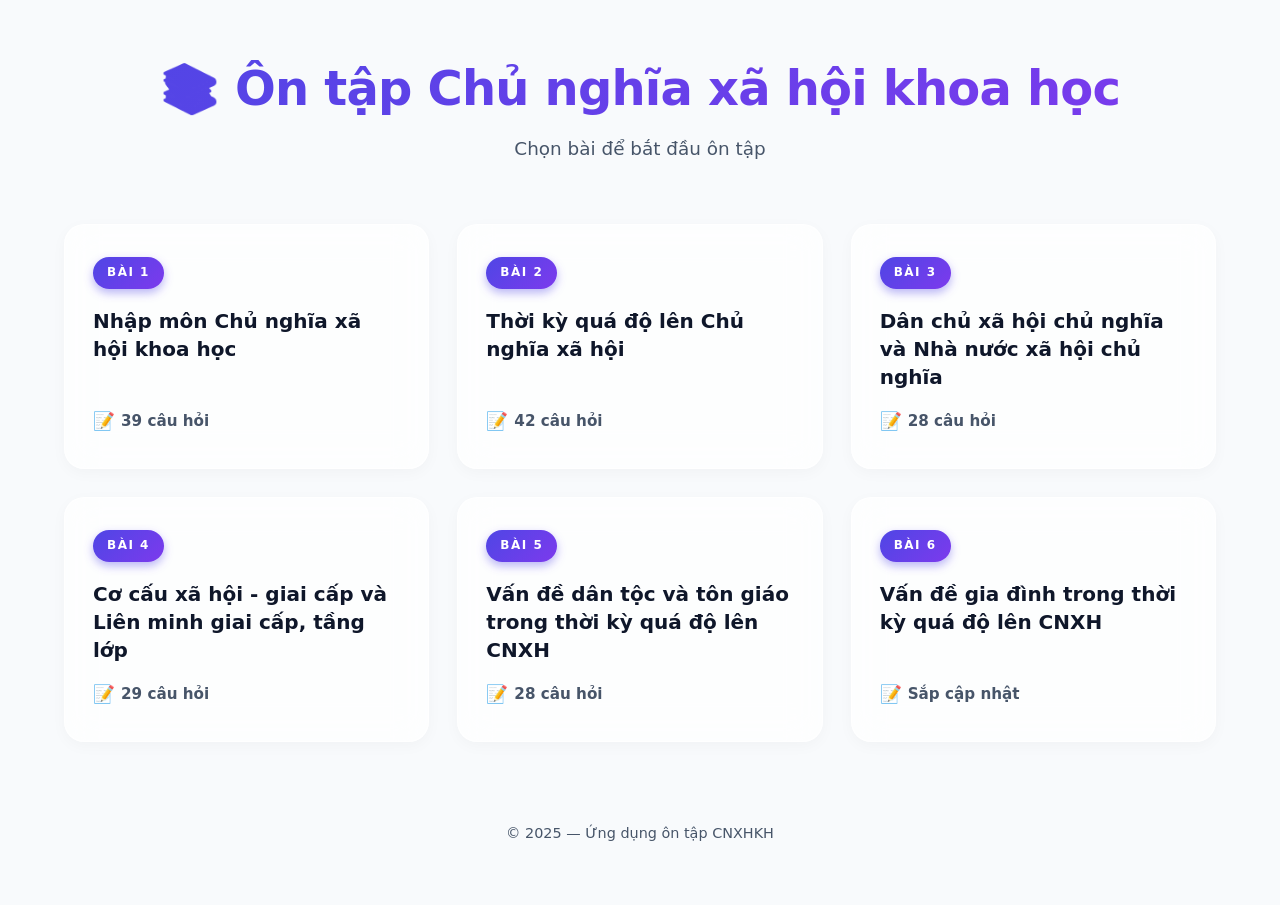
<file: index.html>
<!doctype html>
<html lang="vi">
  <head>
    <meta charset="UTF-8" />
    <meta name="viewport" content="width=device-width, initial-scale=1.0" />
    <title>Ôn tập Chủ nghĩa xã hội khoa học</title>
    <link rel="stylesheet" href="style.css" />
  </head>
  <body>
    <div class="home-container">
      <!-- HEADER -->
      <header class="home-header">
        <h1>📚 Ôn tập Chủ nghĩa xã hội khoa học</h1>
        <p>Chọn bài để bắt đầu ôn tập</p>
      </header>

      <!-- DANH SÁCH BÀI -->
      <div class="lesson-grid">
        <a href="bai1.html" class="lesson-card">
          <div class="lesson-number">Bài 1</div>
          <div class="lesson-title">Nhập môn Chủ nghĩa xã hội khoa học</div>
          <div class="lesson-info">39 câu hỏi</div>
        </a>

        <a href="bai2.html" class="lesson-card">
          <div class="lesson-number">Bài 2</div>
          <div class="lesson-title">Thời kỳ quá độ lên Chủ nghĩa xã hội</div>
          <div class="lesson-info">42 câu hỏi</div>
        </a>

        <a href="bai3.html" class="lesson-card">
          <div class="lesson-number">Bài 3</div>
          <div class="lesson-title">
            Dân chủ xã hội chủ nghĩa và Nhà nước xã hội chủ nghĩa
          </div>
          <div class="lesson-info">28 câu hỏi</div>
        </a>

        <a href="bai4.html" class="lesson-card">
          <div class="lesson-number">Bài 4</div>
          <div class="lesson-title">
            Cơ cấu xã hội - giai cấp và Liên minh giai cấp, tầng lớp
          </div>
          <div class="lesson-info">29 câu hỏi</div>
        </a>

        <a href="bai5.html" class="lesson-card">
          <div class="lesson-number">Bài 5</div>
          <div class="lesson-title">
            Vấn đề dân tộc và tôn giáo trong thời kỳ quá độ lên CNXH
          </div>
          <div class="lesson-info">28 câu hỏi</div>
        </a>

        <a href="bai6.html" class="lesson-card">
          <div class="lesson-number">Bài 6</div>
          <div class="lesson-title">
            Vấn đề gia đình trong thời kỳ quá độ lên CNXH
          </div>
          <div class="lesson-info">Sắp cập nhật</div>
        </a>
      </div>

      <!-- FOOTER -->
      <footer class="home-footer">
        <p>© 2025 — Ứng dụng ôn tập CNXHKH</p>
      </footer>
    </div>
  </body>
</html>
</file>
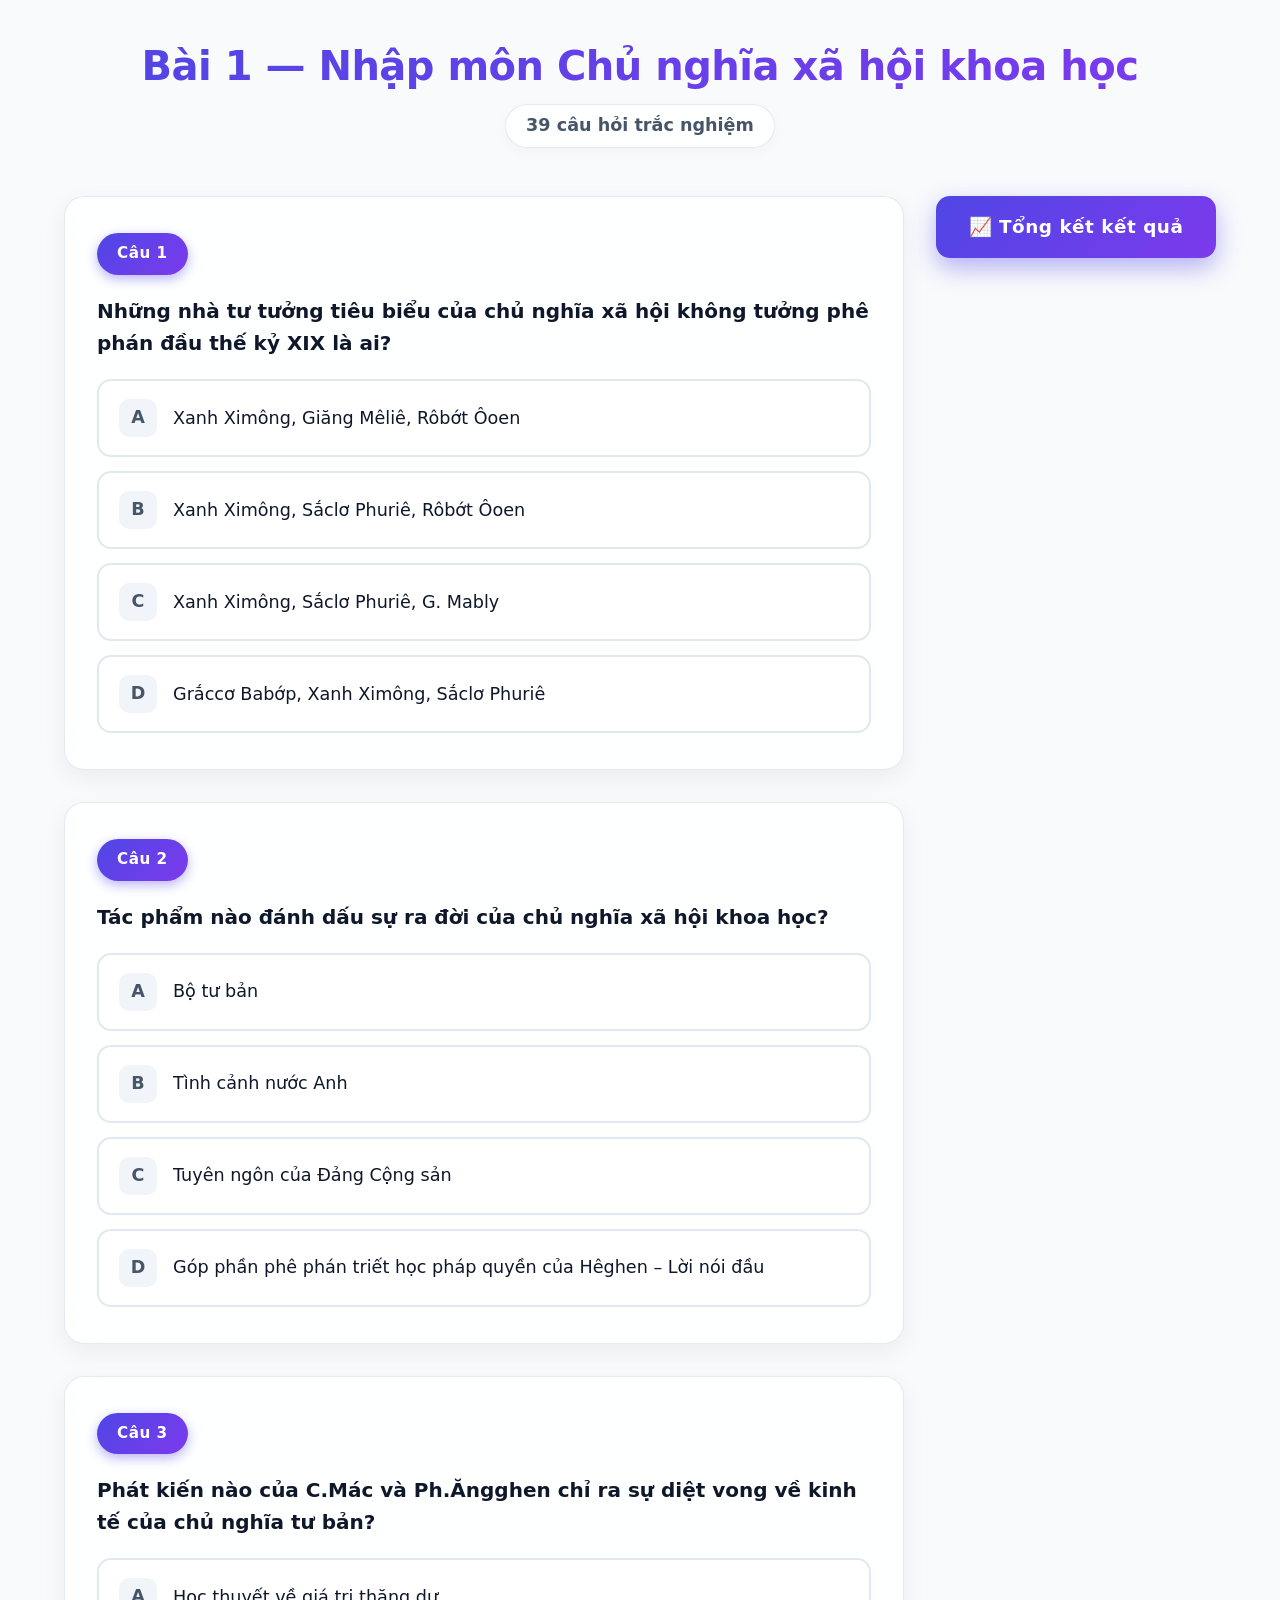
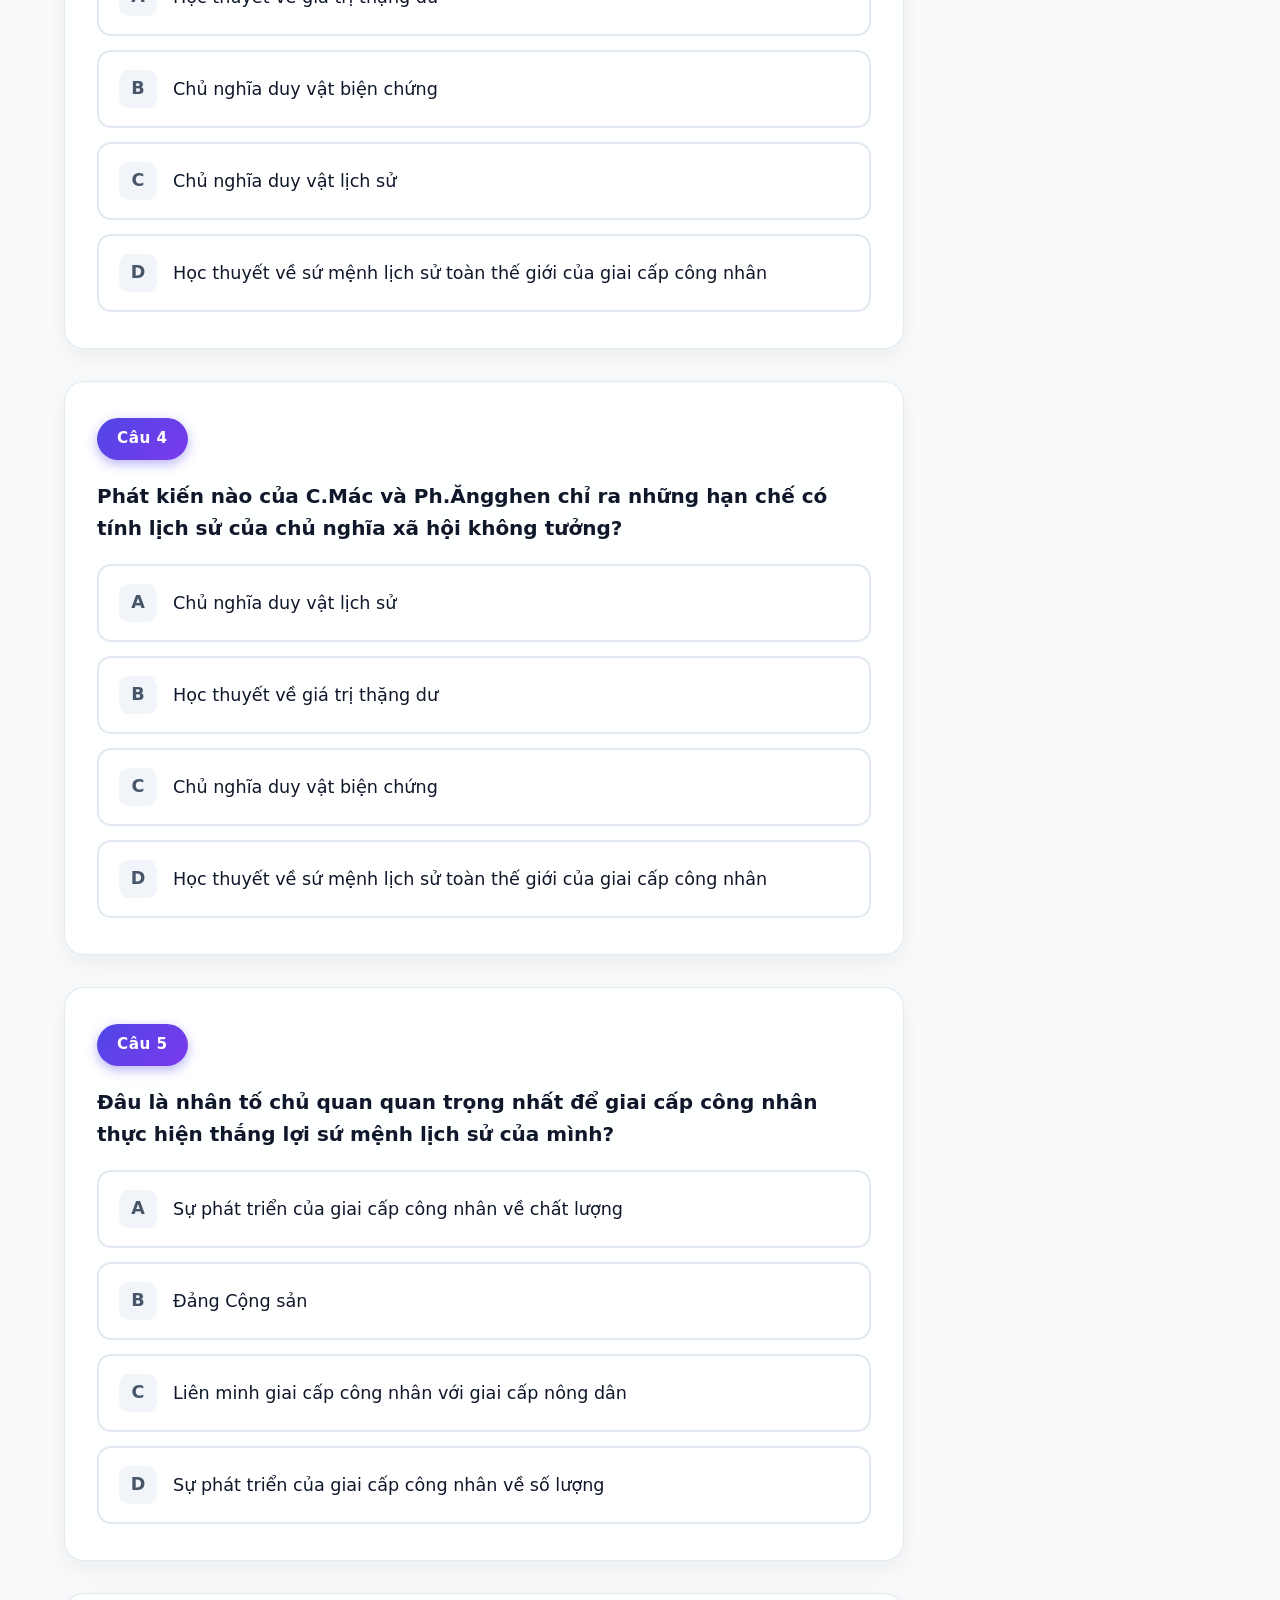
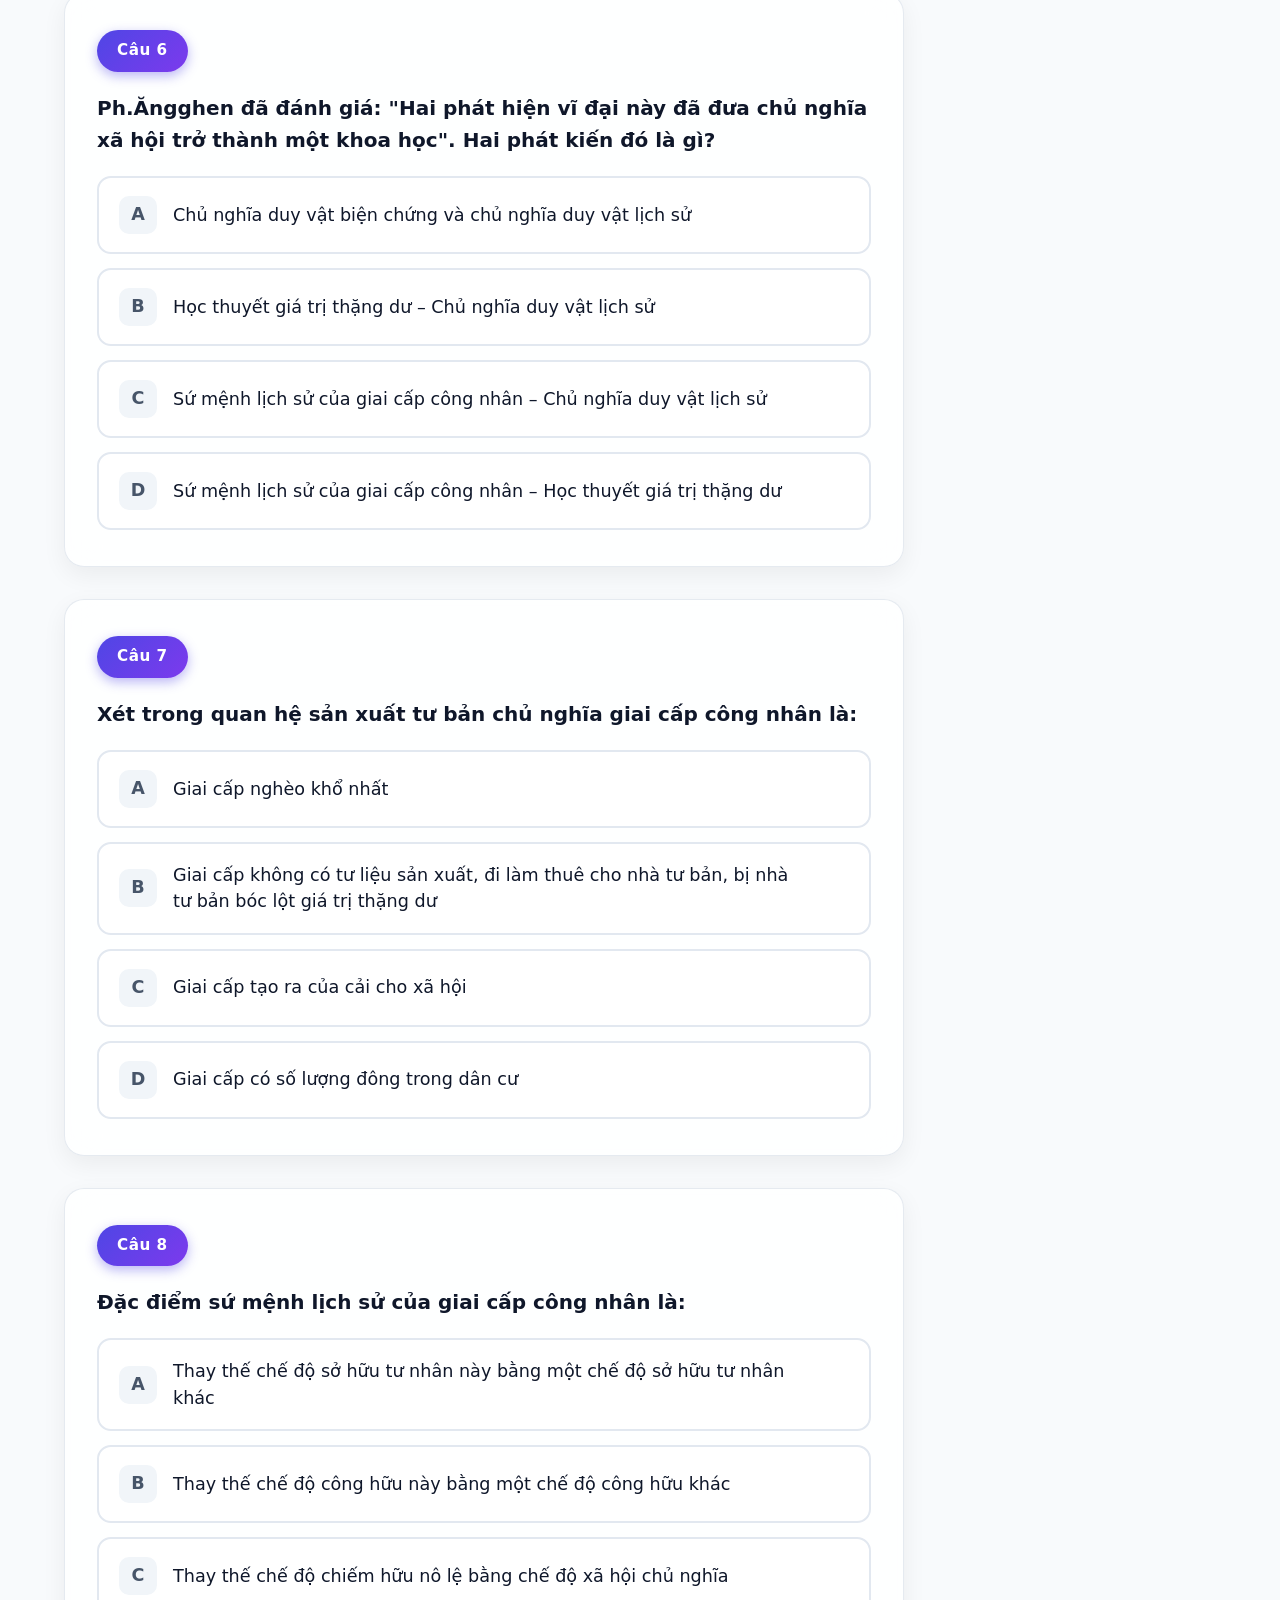
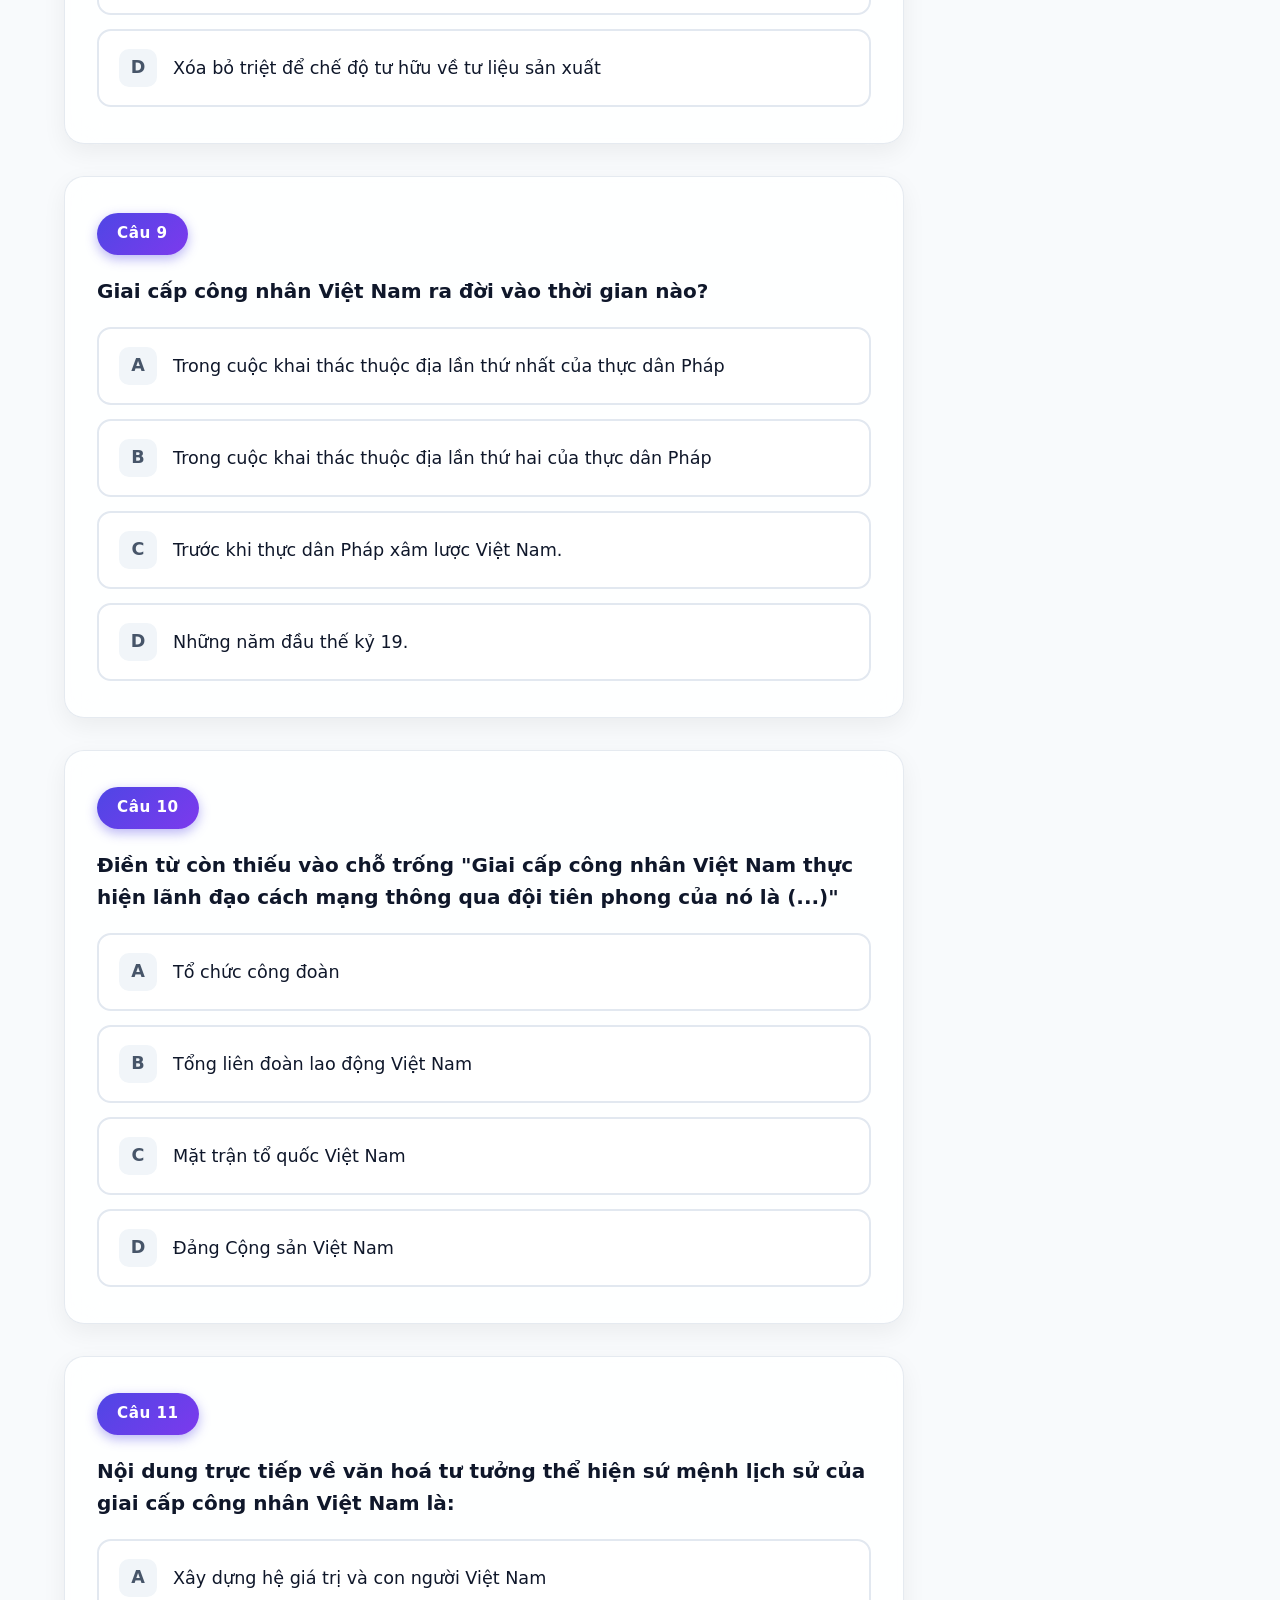
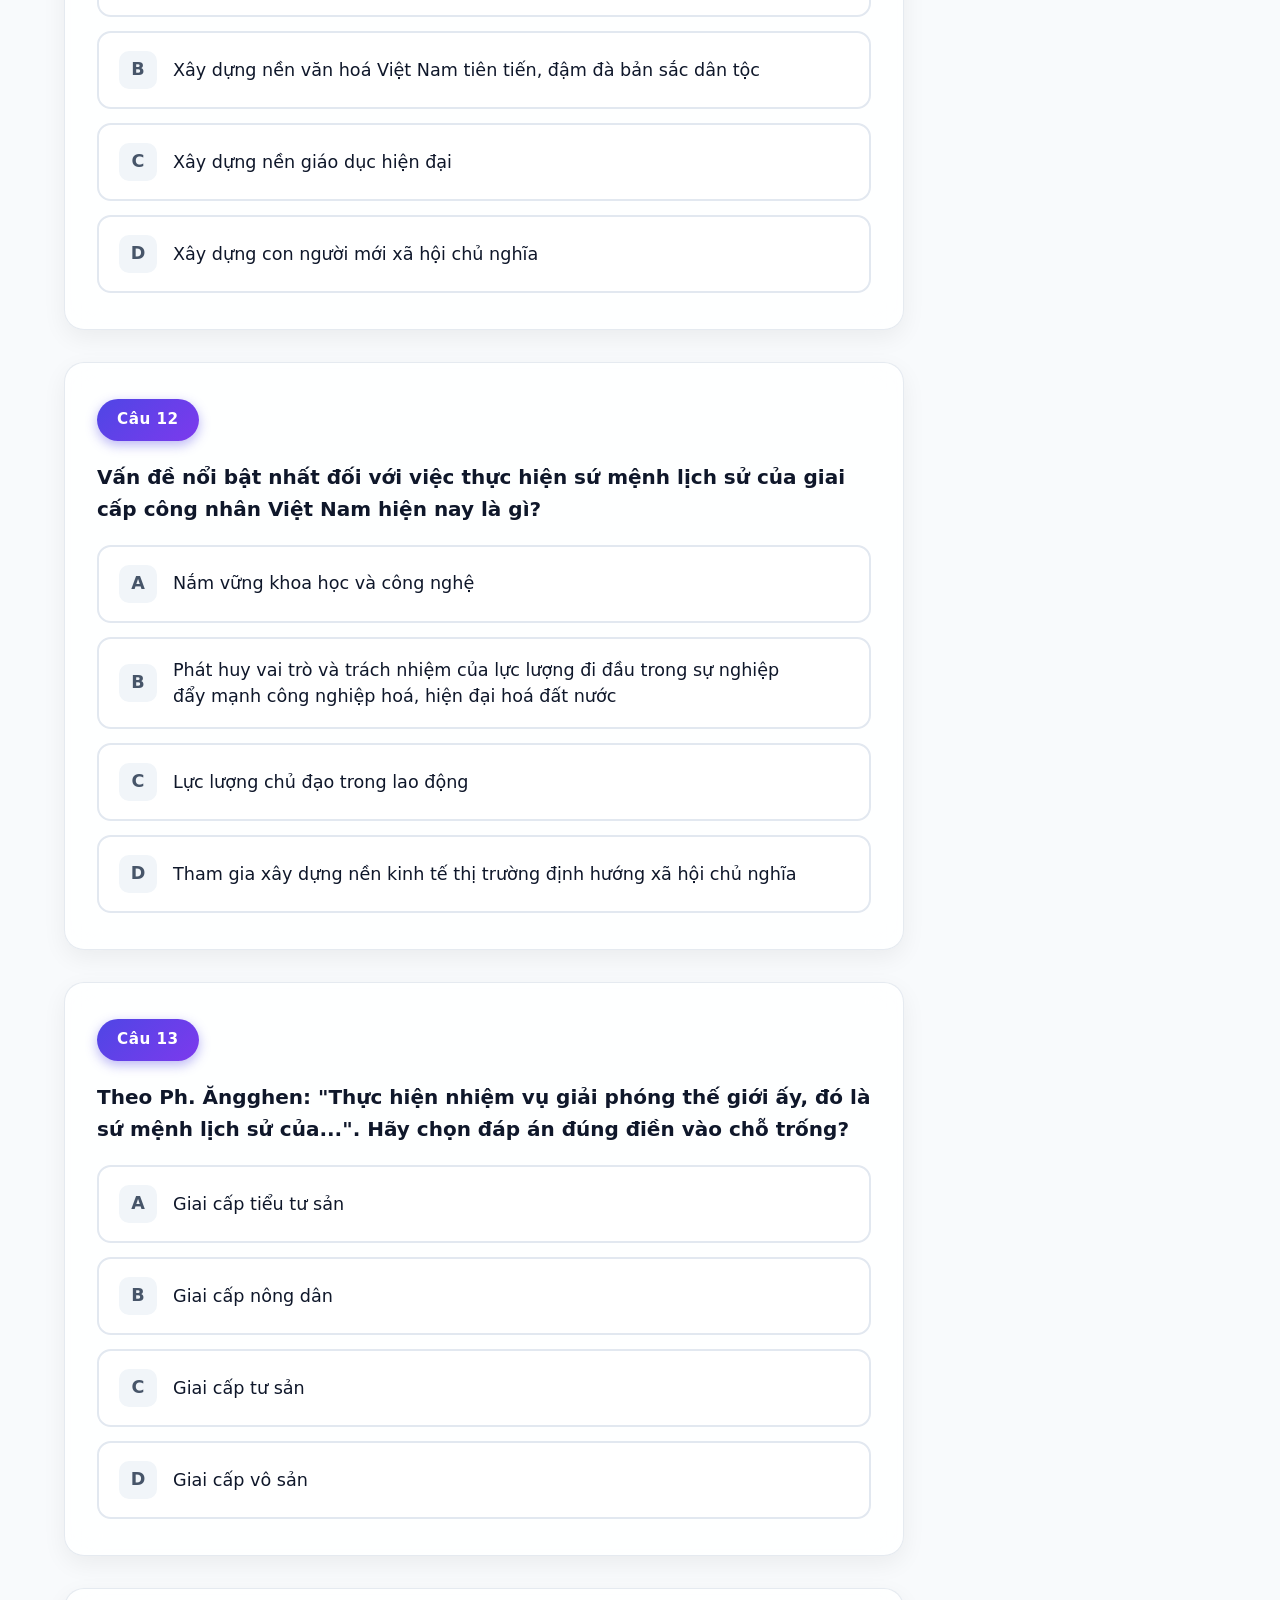
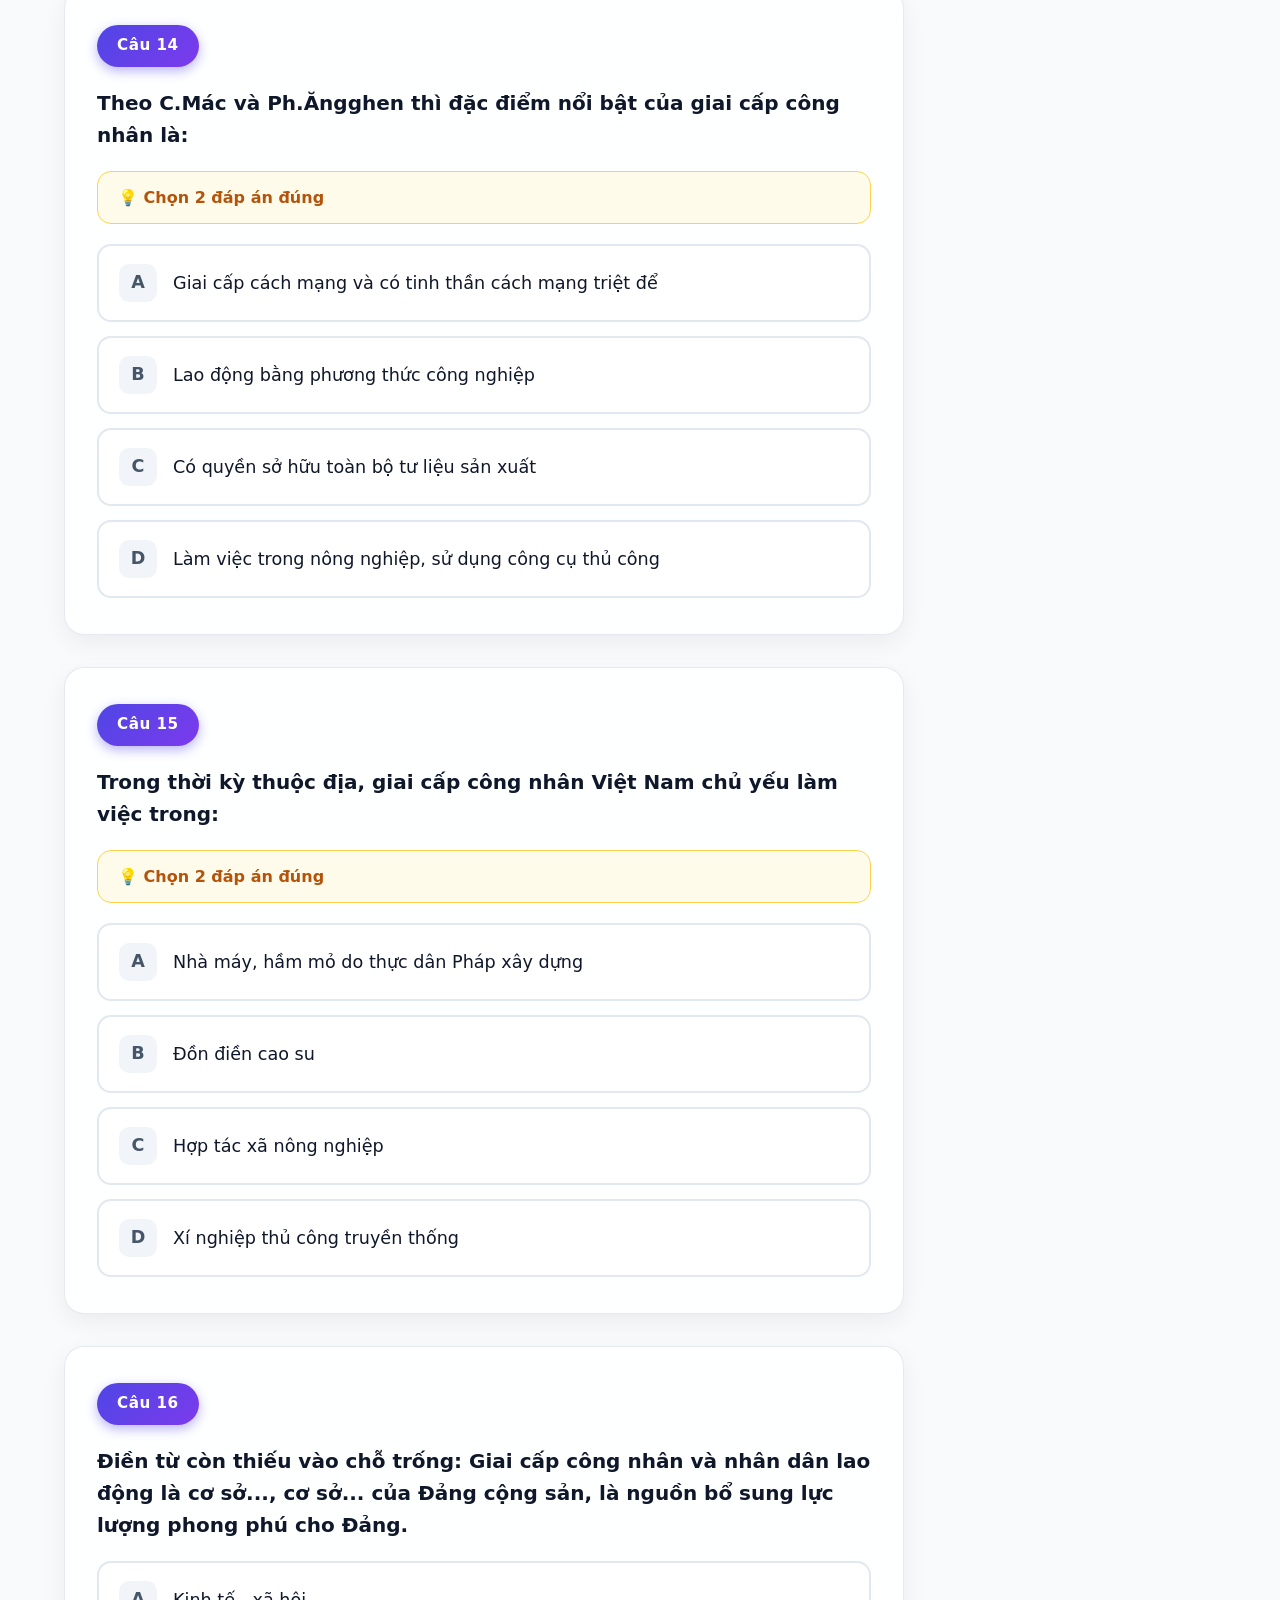
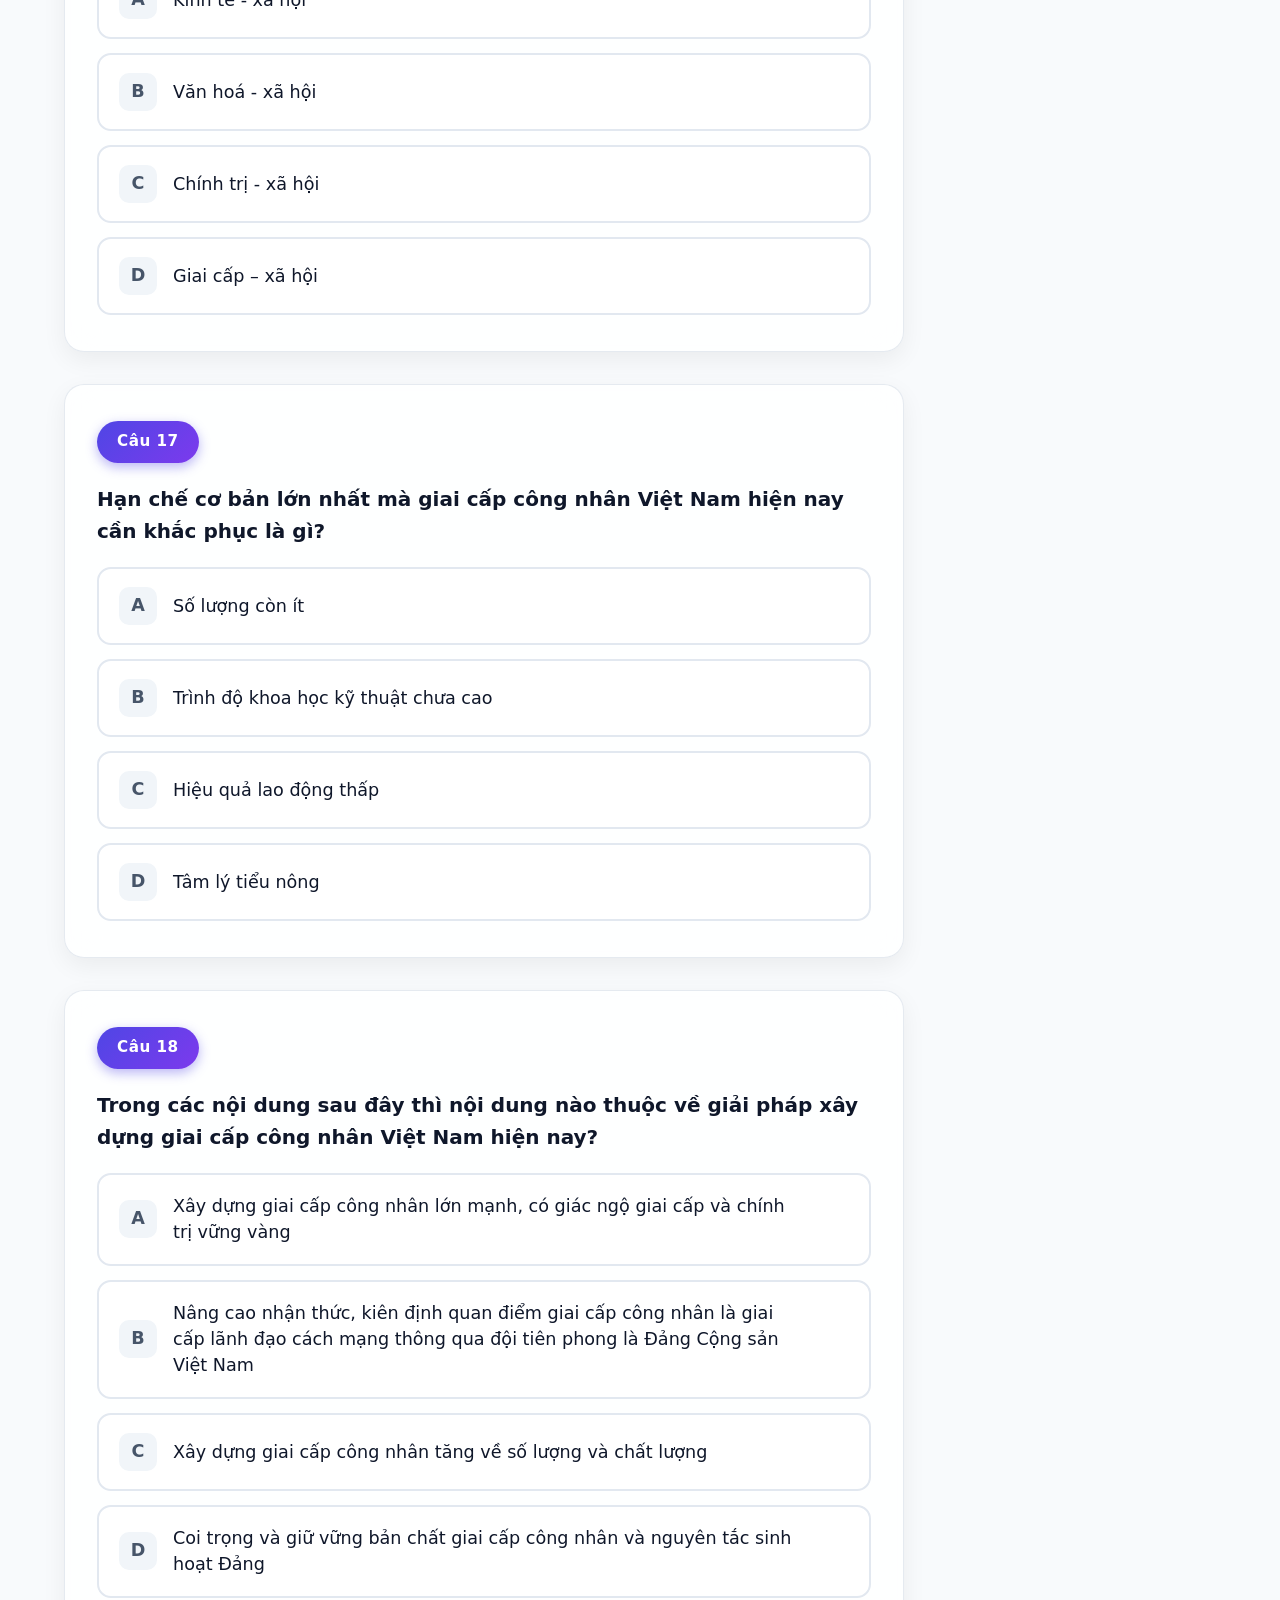
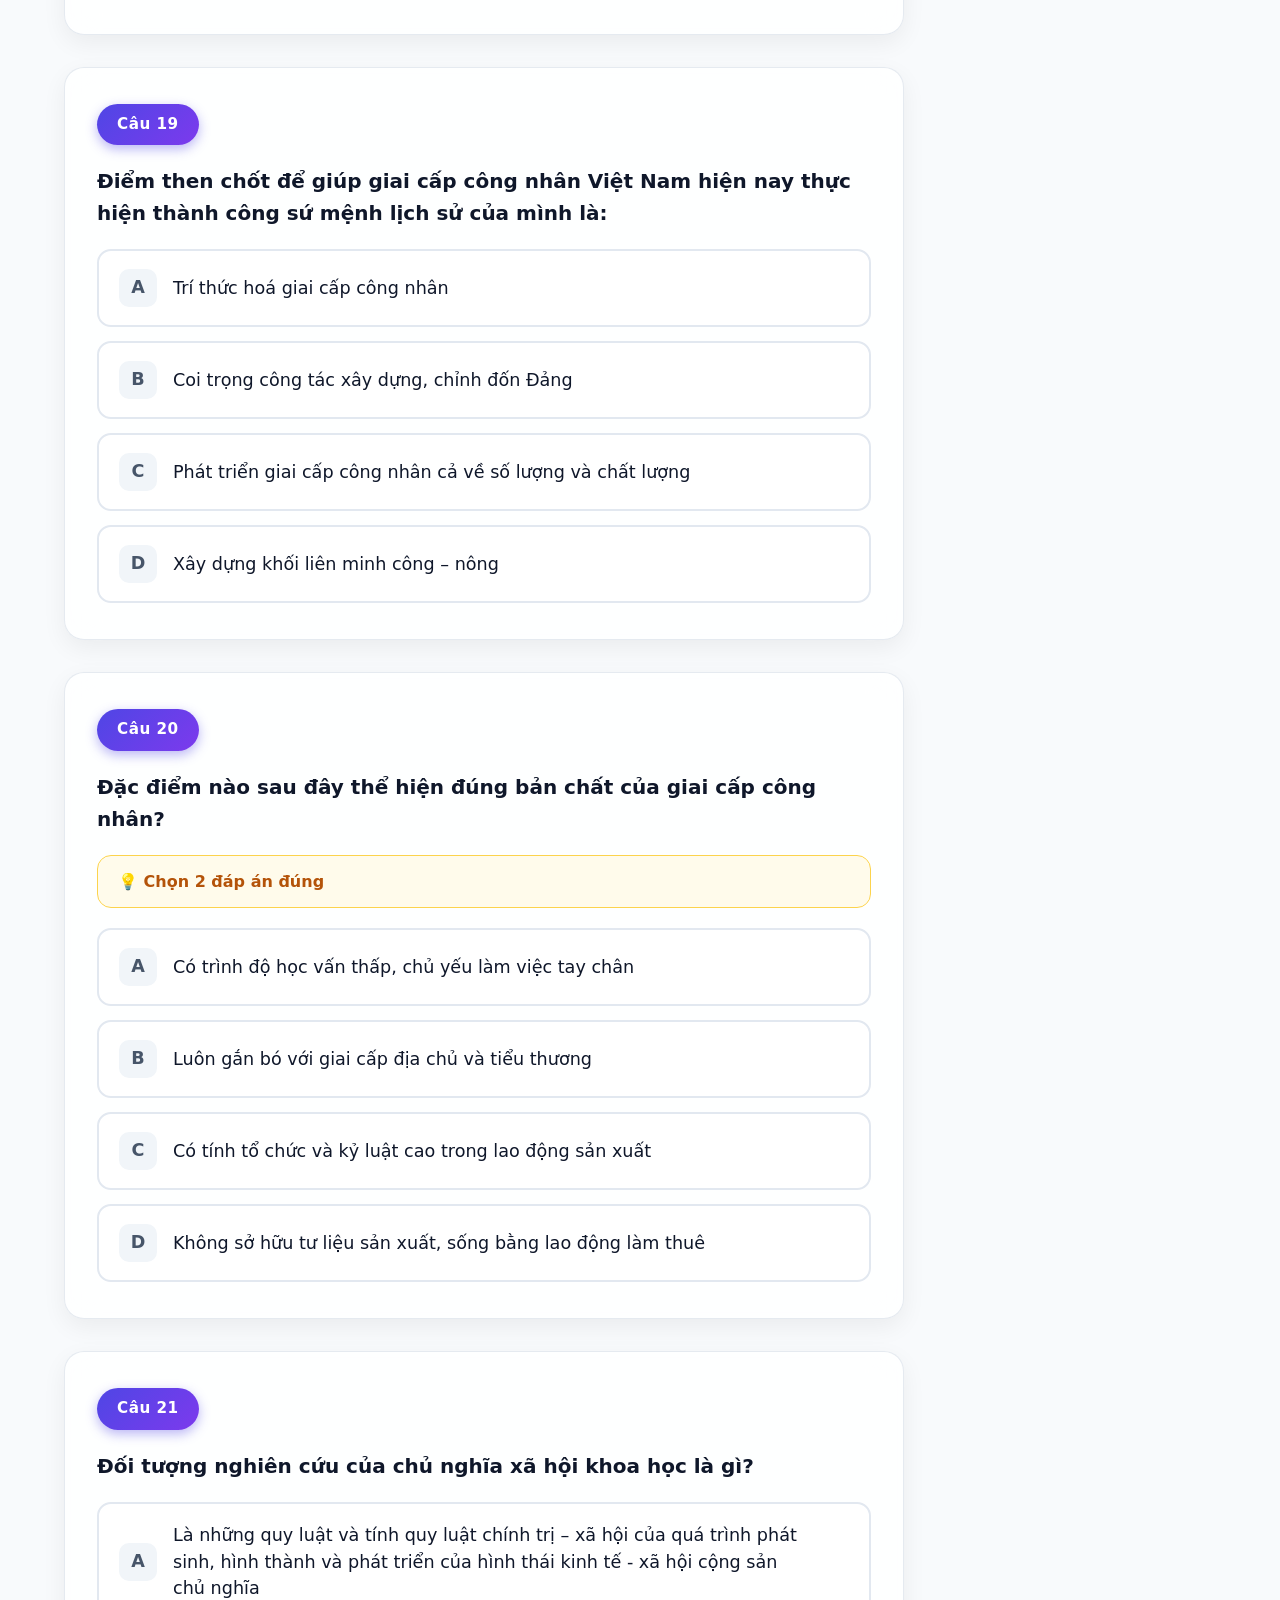
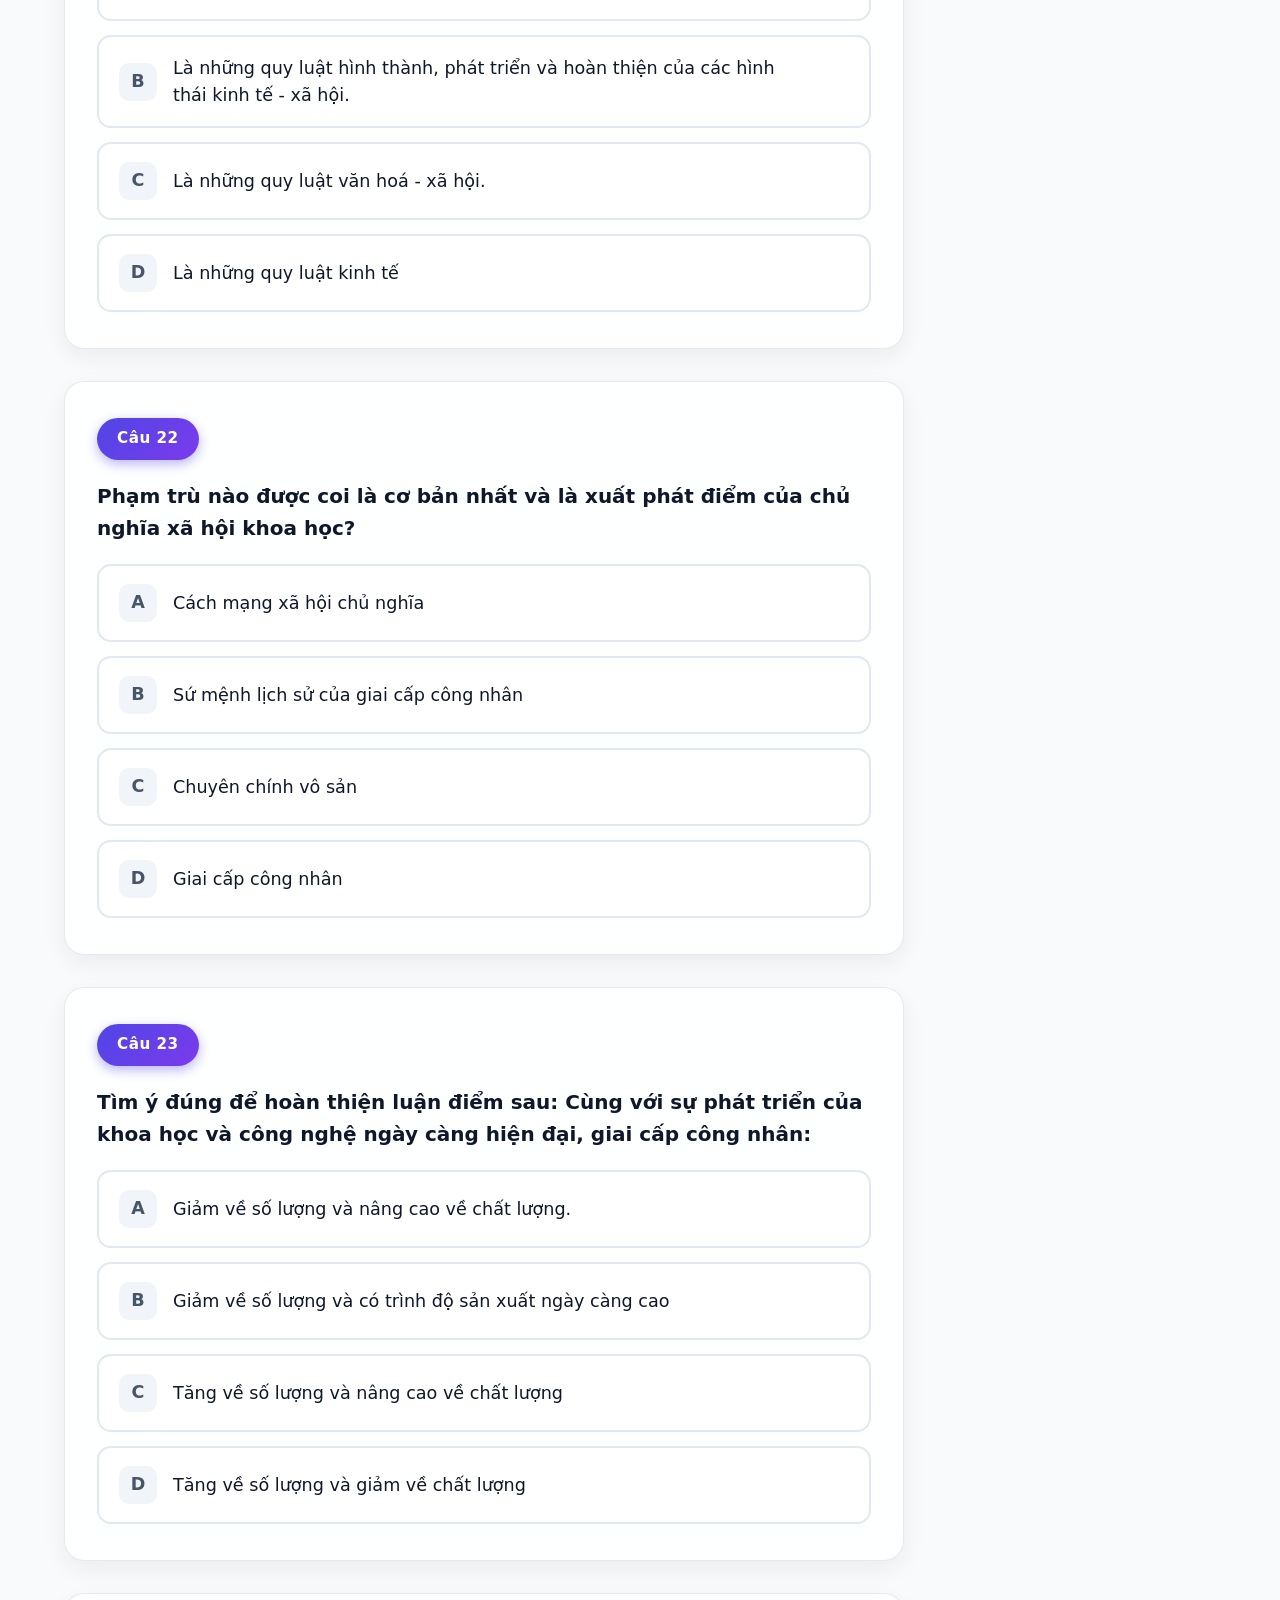
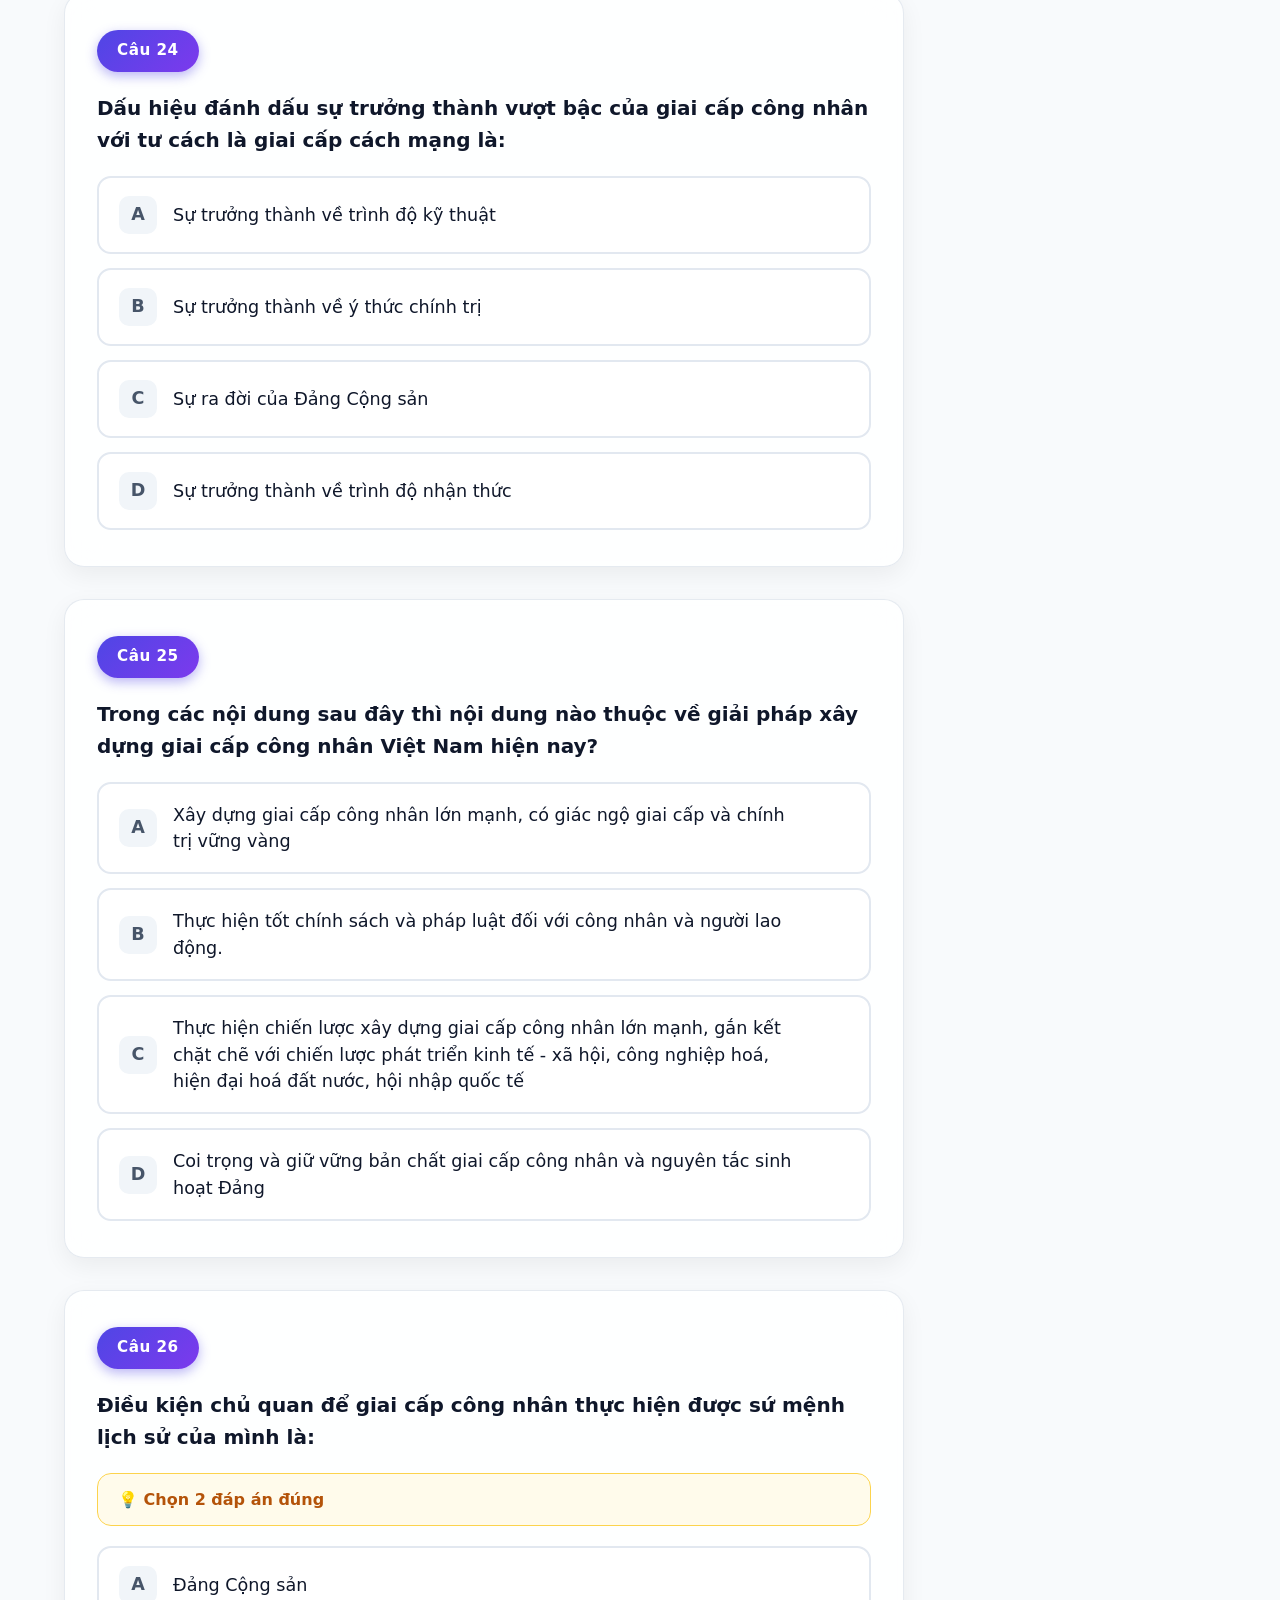
<file: bai1.html>
<!doctype html>
<html lang="vi">
  <head>
    <meta charset="UTF-8" />
    <meta name="viewport" content="width=device-width, initial-scale=1.0" />
    <title>Bài 1 - Ôn tập CNXHKH</title>
    <link rel="stylesheet" href="css/quiz.css" />
  </head>
  <body>
    <div class="quiz-page">
      <!-- TIÊU ĐỀ -->
      <header class="quiz-title-header">
        <h1>Bài 1 — Nhập môn Chủ nghĩa xã hội khoa học</h1>
        <p class="subtitle">39 câu hỏi trắc nghiệm</p>
      </header>

      <!-- BODY: NỘI DUNG + NÚT TỔNG KẾT -->
      <div class="quiz-body">
        <!-- Cột câu hỏi -->
        <div class="quiz-content">
          <div id="quizContainer"></div>
        </div>

        <!-- Cột nút tổng kết (desktop: bên phải, mobile: cuối trang) -->
        <aside class="quiz-actions-sidebar">
          <button class="summary-btn" id="summaryBtn">
            📈 Tổng kết kết quả
          </button>
        </aside>
      </div>
    </div>

    <!-- MODAL KẾT QUẢ -->
    <div class="modal-overlay" id="resultModal">
      <div class="modal">
        <div class="modal-content">
          <div class="modal-emoji" id="modalEmoji">🎉</div>
          <h2 id="modalTitle">Kết quả của bạn</h2>
          <p class="modal-sub" id="modalSub">
            Cùng xem bạn làm được bao nhiêu nhé!
          </p>

          <div class="score-circle">
            <svg viewBox="0 0 160 160">
              <defs>
                <linearGradient
                  id="gradient"
                  x1="0%"
                  y1="0%"
                  x2="100%"
                  y2="100%"
                >
                  <stop offset="0%" stop-color="#6366f1" />
                  <stop offset="100%" stop-color="#8b5cf6" />
                </linearGradient>
              </defs>
              <circle class="bg-circle" cx="80" cy="80" r="70" />
              <circle
                class="progress-circle"
                cx="80"
                cy="80"
                r="70"
                id="scoreCircle"
              />
            </svg>
            <div class="score-percent">
              <span class="number" id="scoreNumber">0%</span>
              <span class="label" id="scoreLabel">0/39 câu</span>
            </div>
          </div>

          <div class="score-details">
            <div class="score-detail-item correct">
              <div class="value" id="modalCorrect">0</div>
              <div class="label">Đúng</div>
            </div>
            <div class="score-detail-item wrong">
              <div class="value" id="modalWrong">0</div>
              <div class="label">Sai</div>
            </div>
            <div class="score-detail-item total">
              <div class="value" id="modalTotal">0</div>
              <div class="label">Tổng</div>
            </div>
          </div>

          <div class="modal-actions">
            <a href="index.html" class="modal-btn secondary">🏠 Trang chủ</a>
            <button class="modal-btn primary" onclick="location.reload()">
              🔄 Làm lại
            </button>
          </div>
        </div>
      </div>
    </div>

    <!-- SCRIPTS: data trước, engine sau -->
    <script src="js/bai1-data.js"></script>
    <script src="js/quiz-engine.js"></script>
  </body>
</html>
</file>
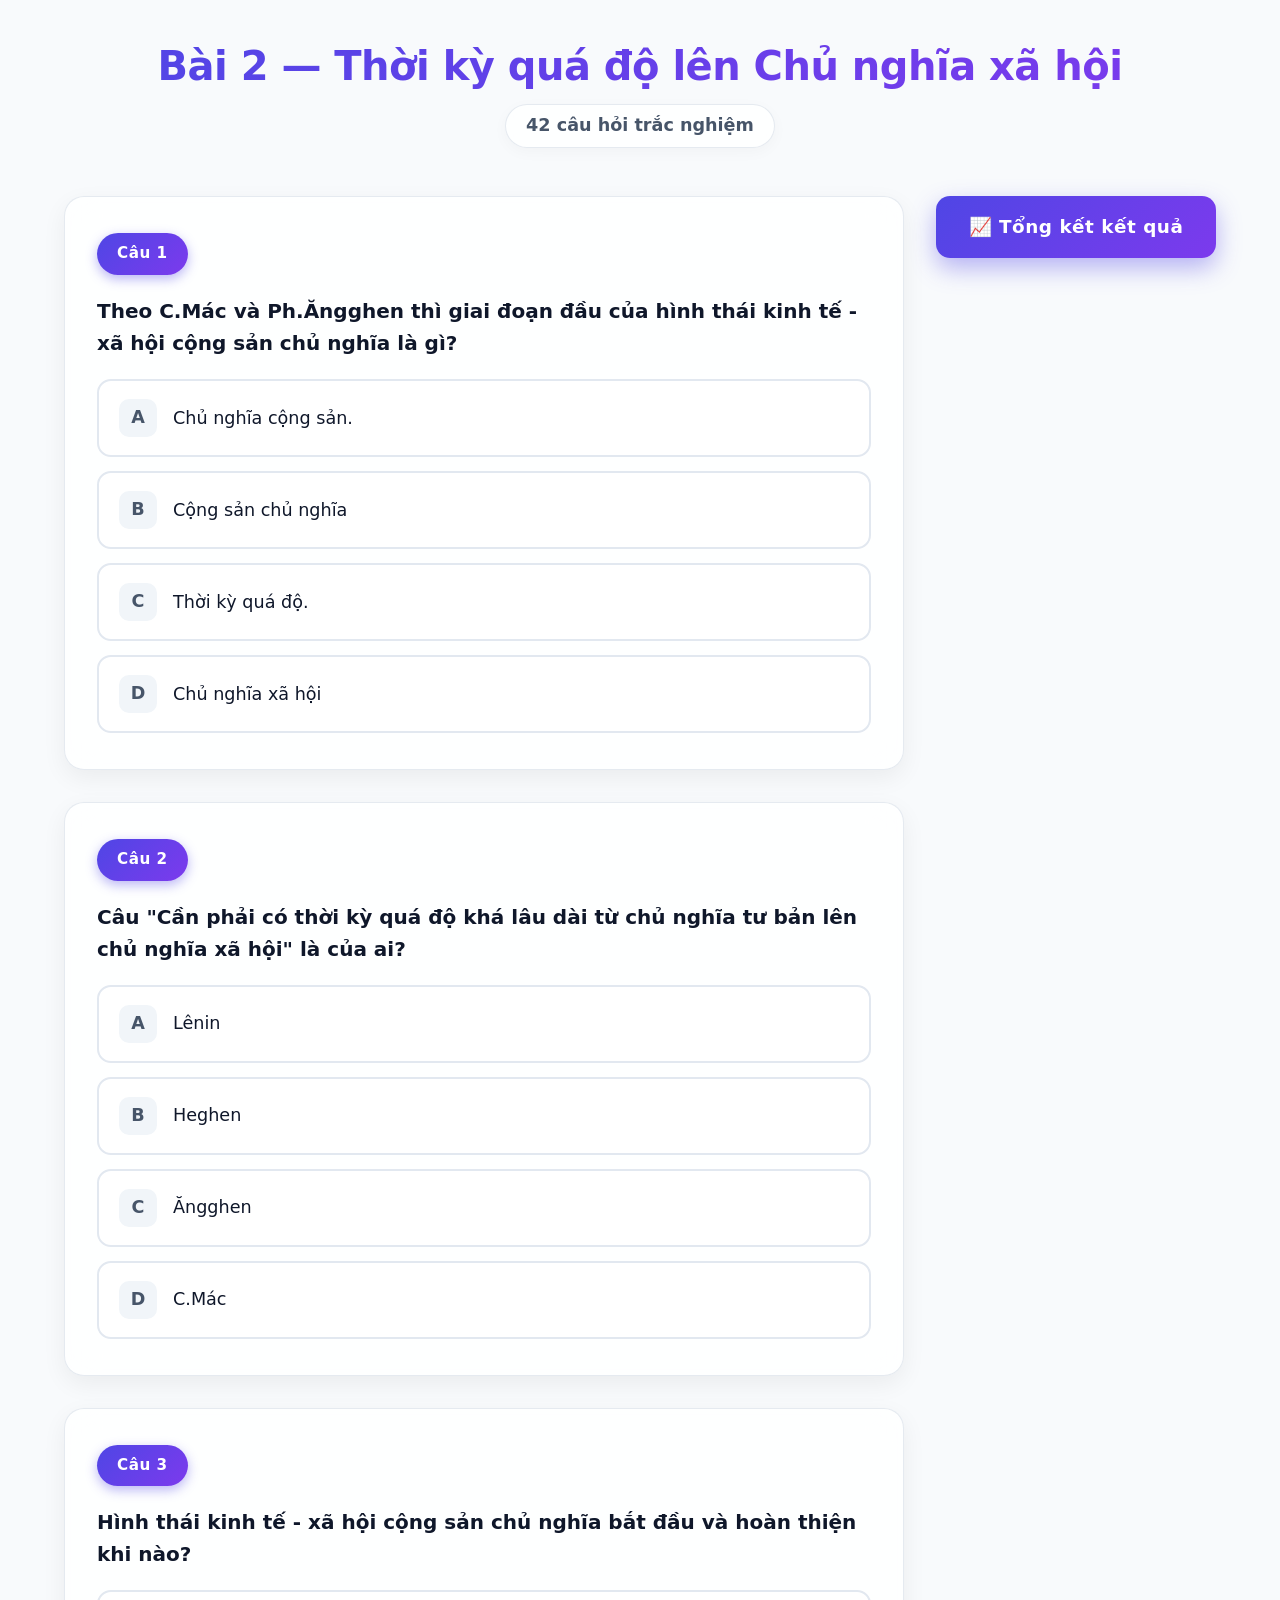
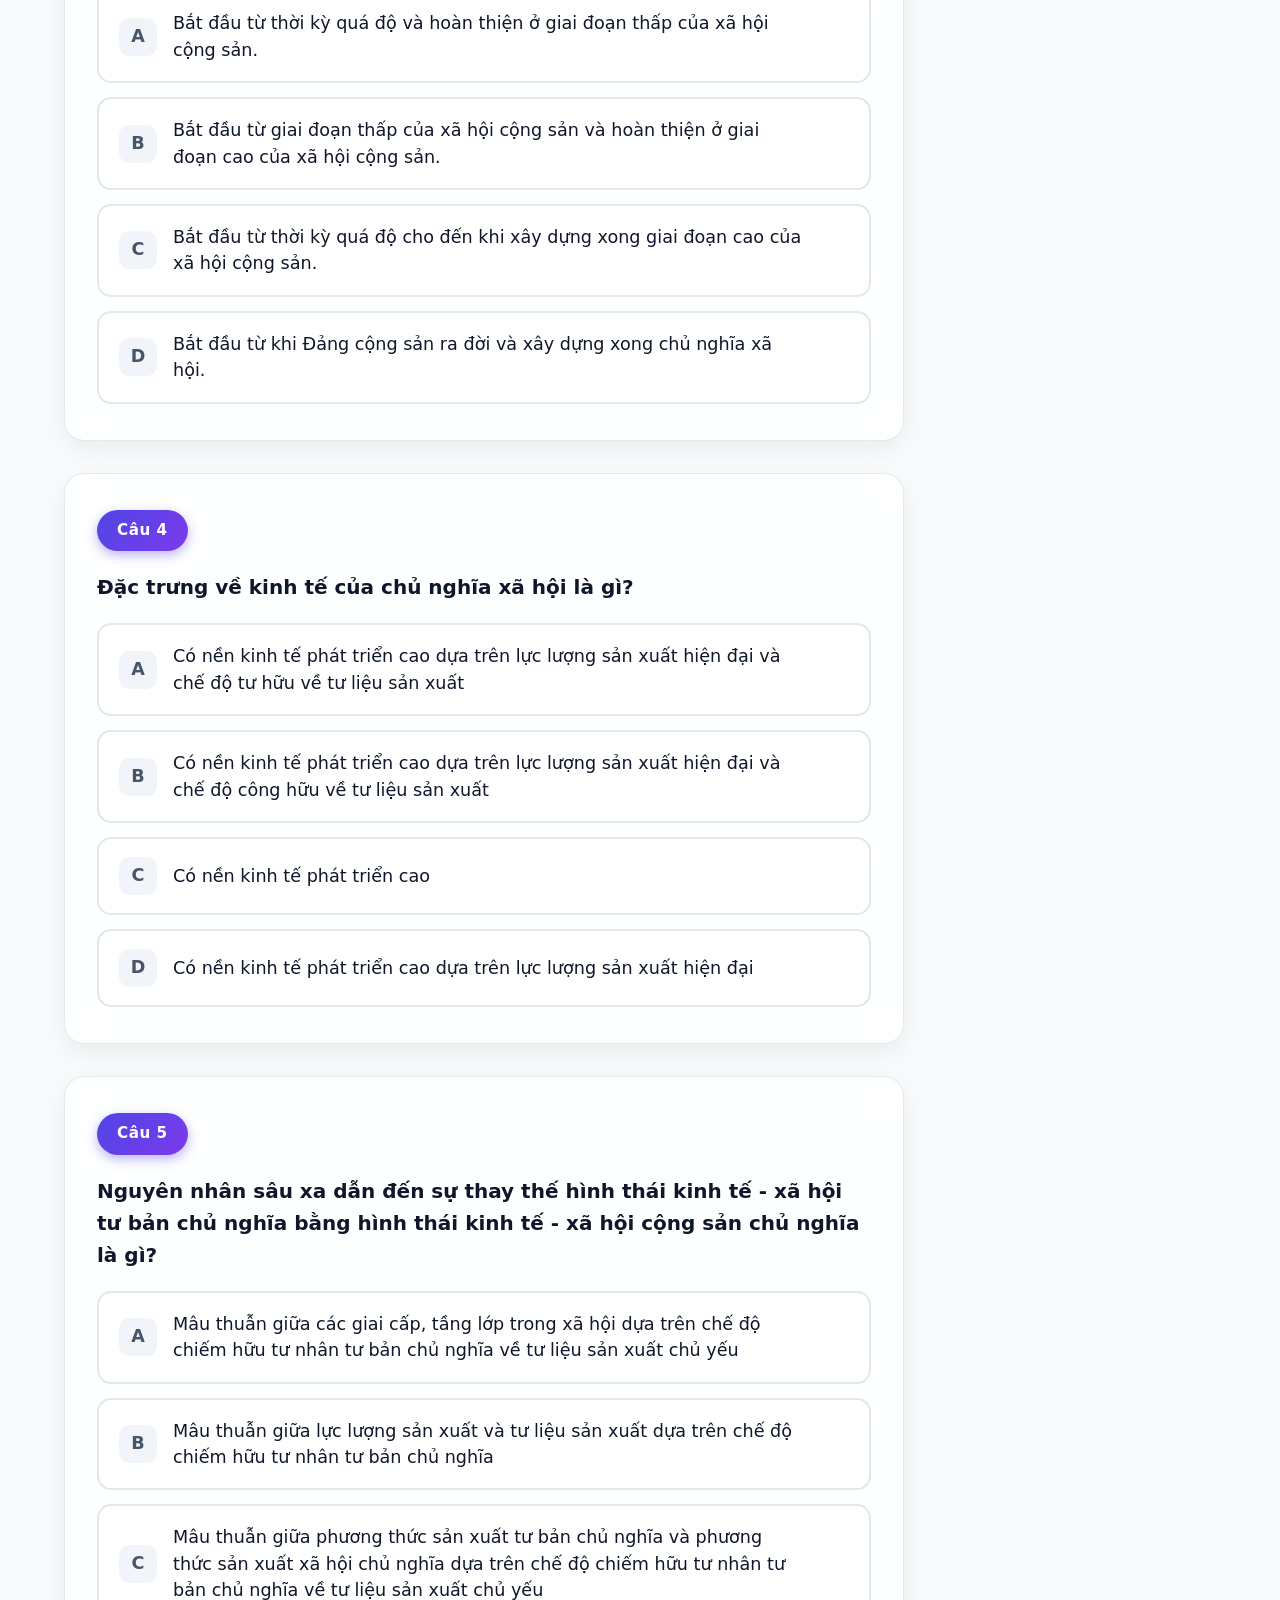
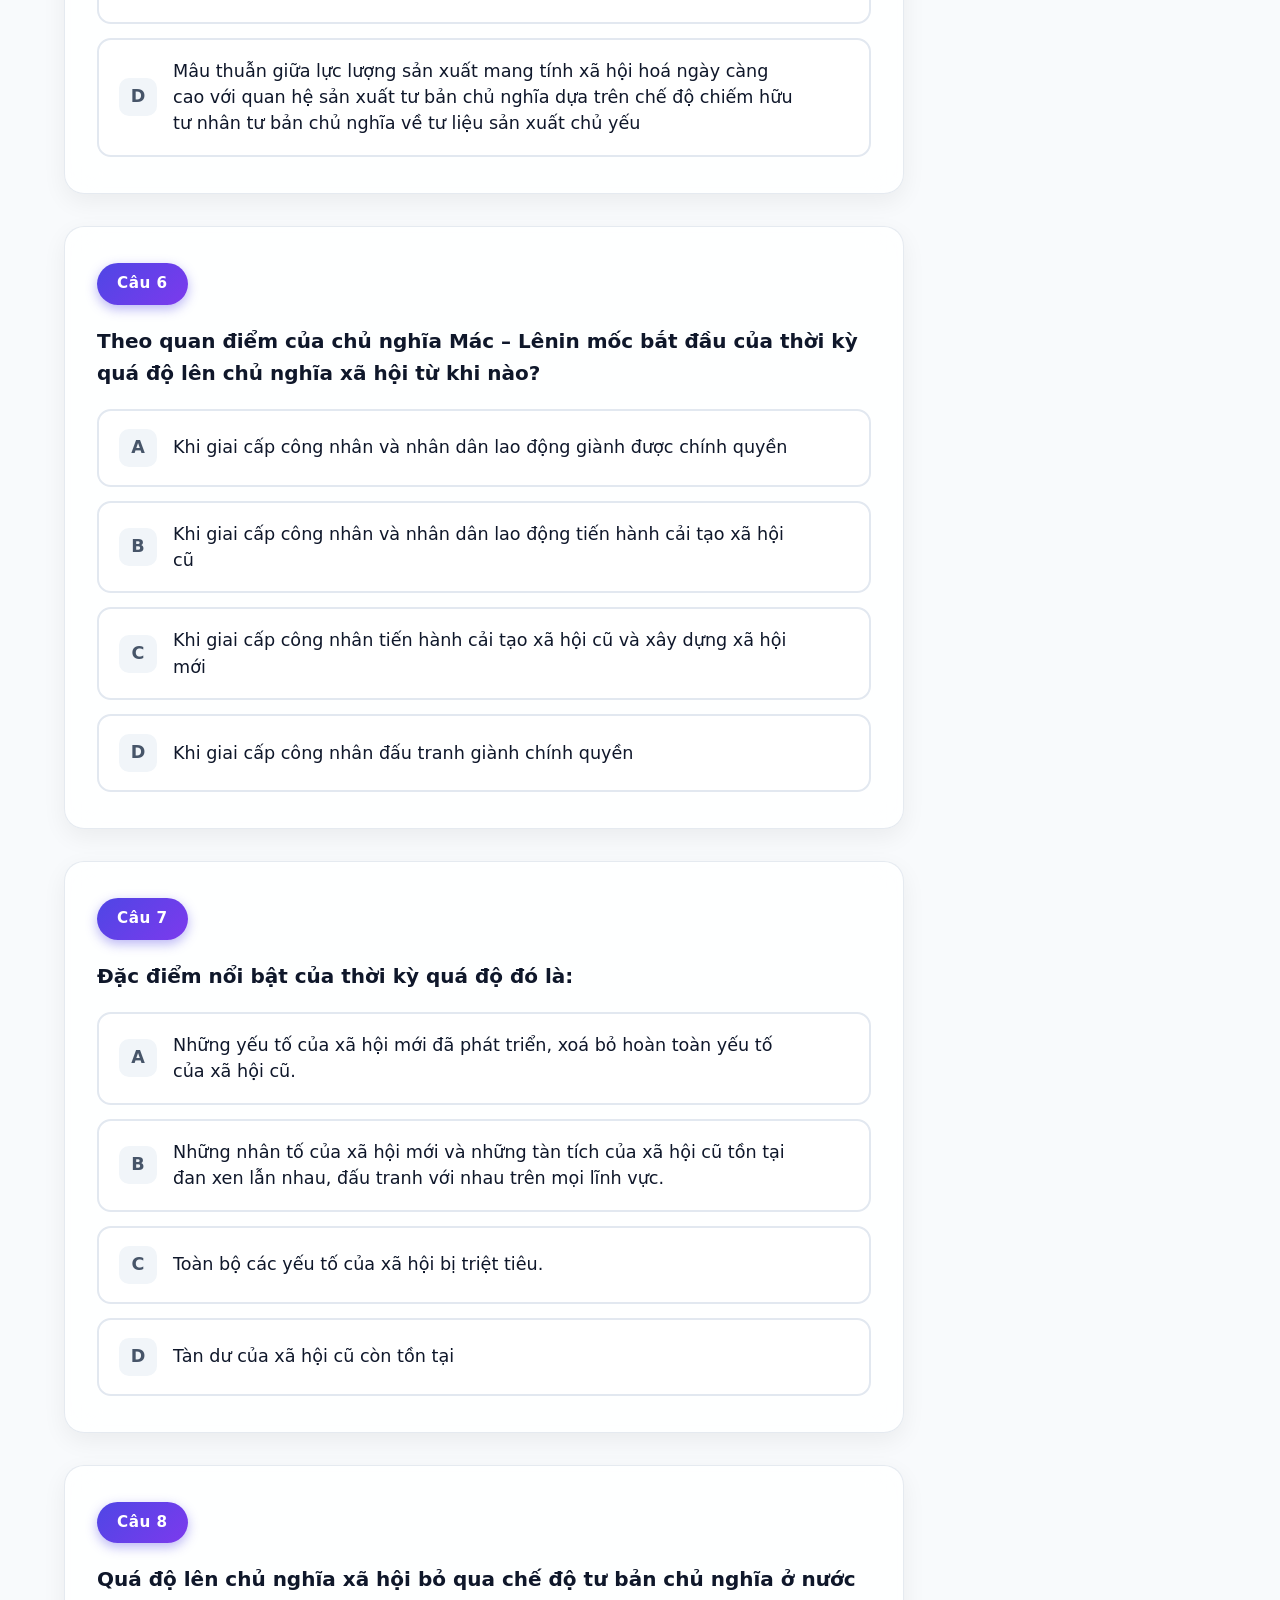
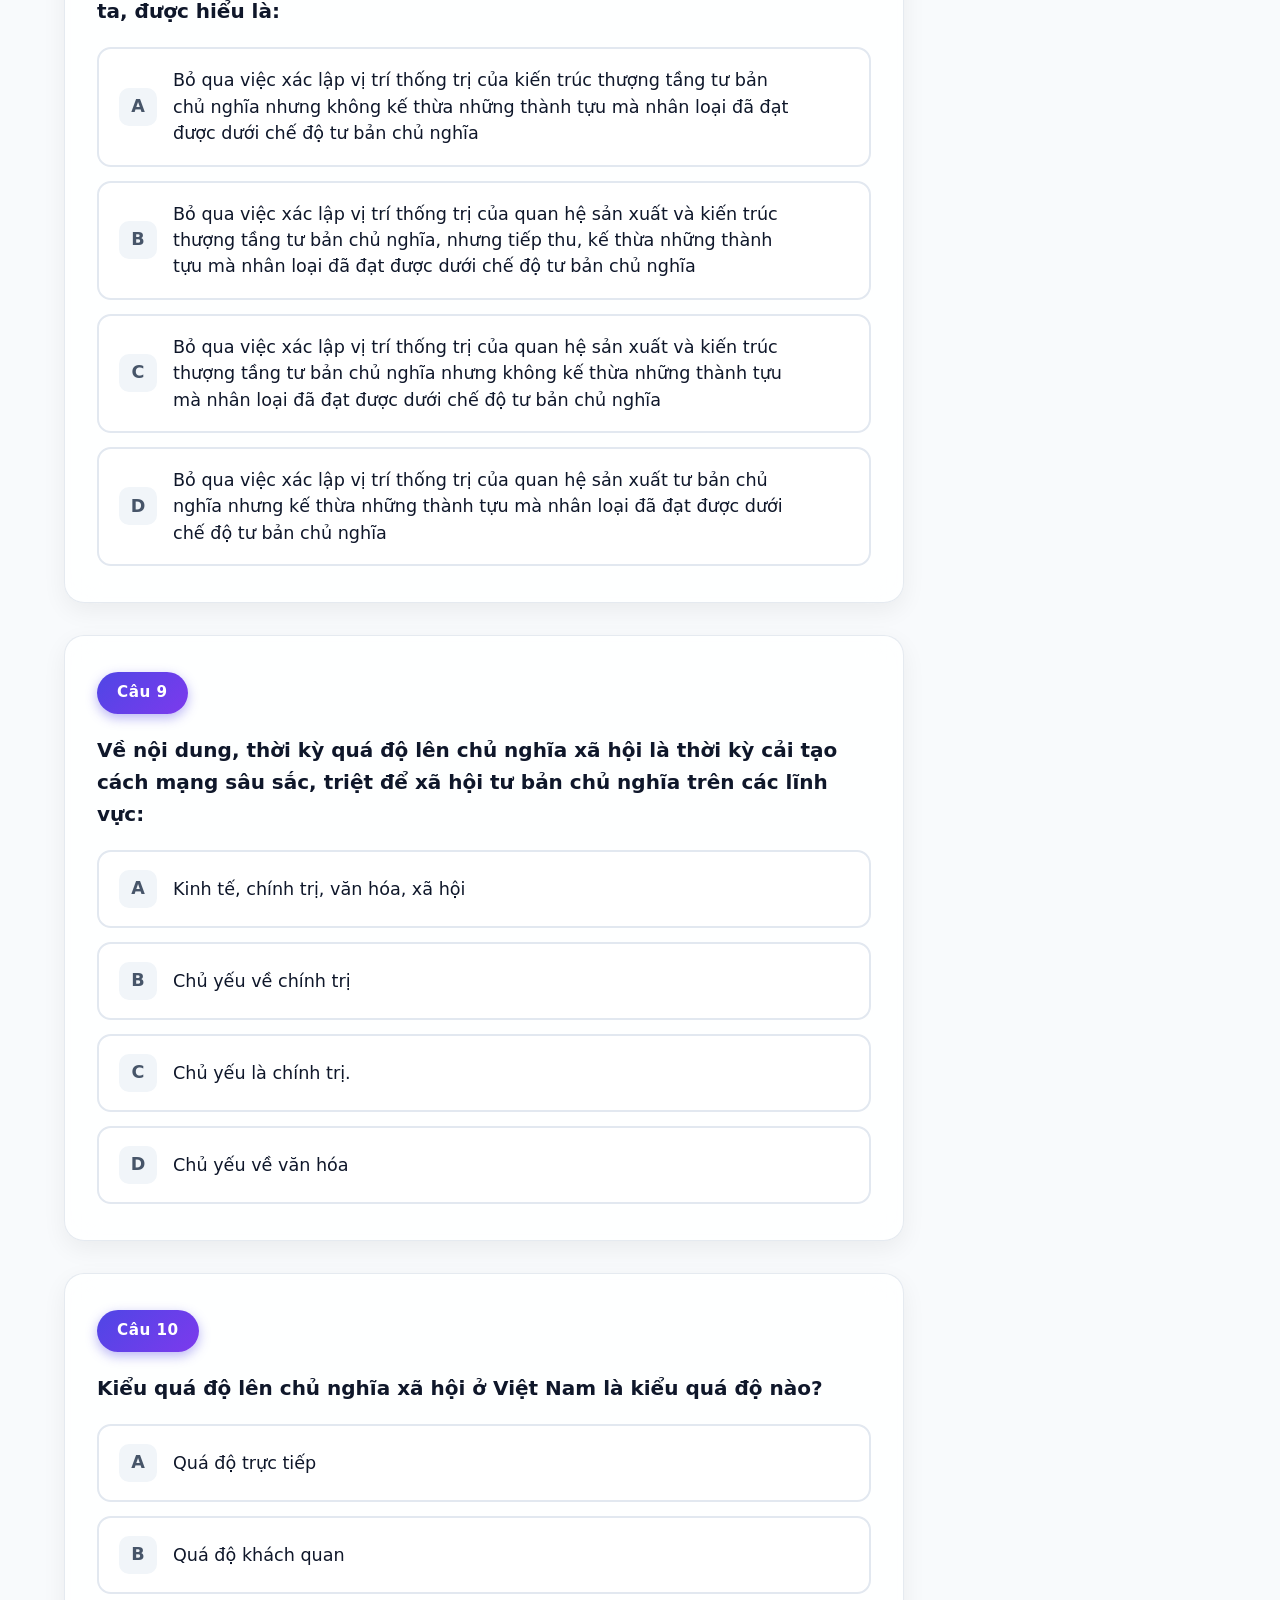
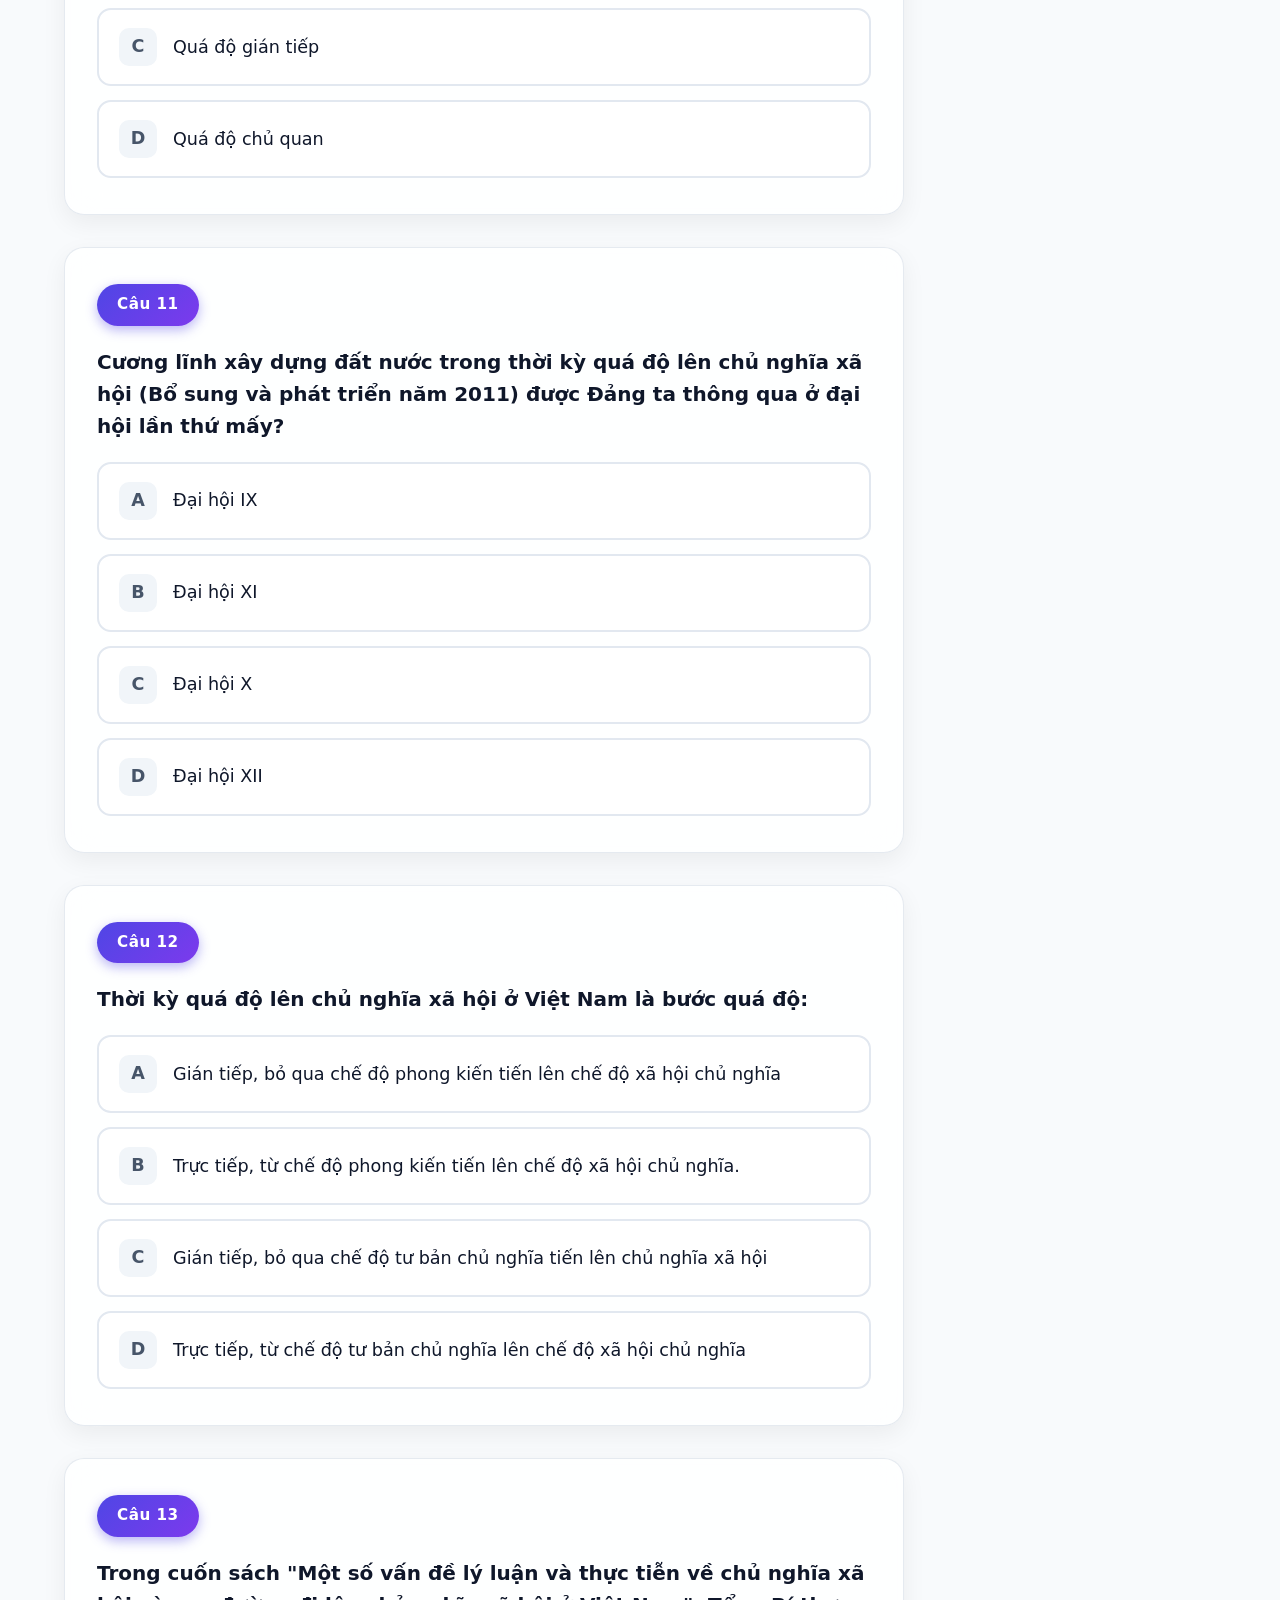
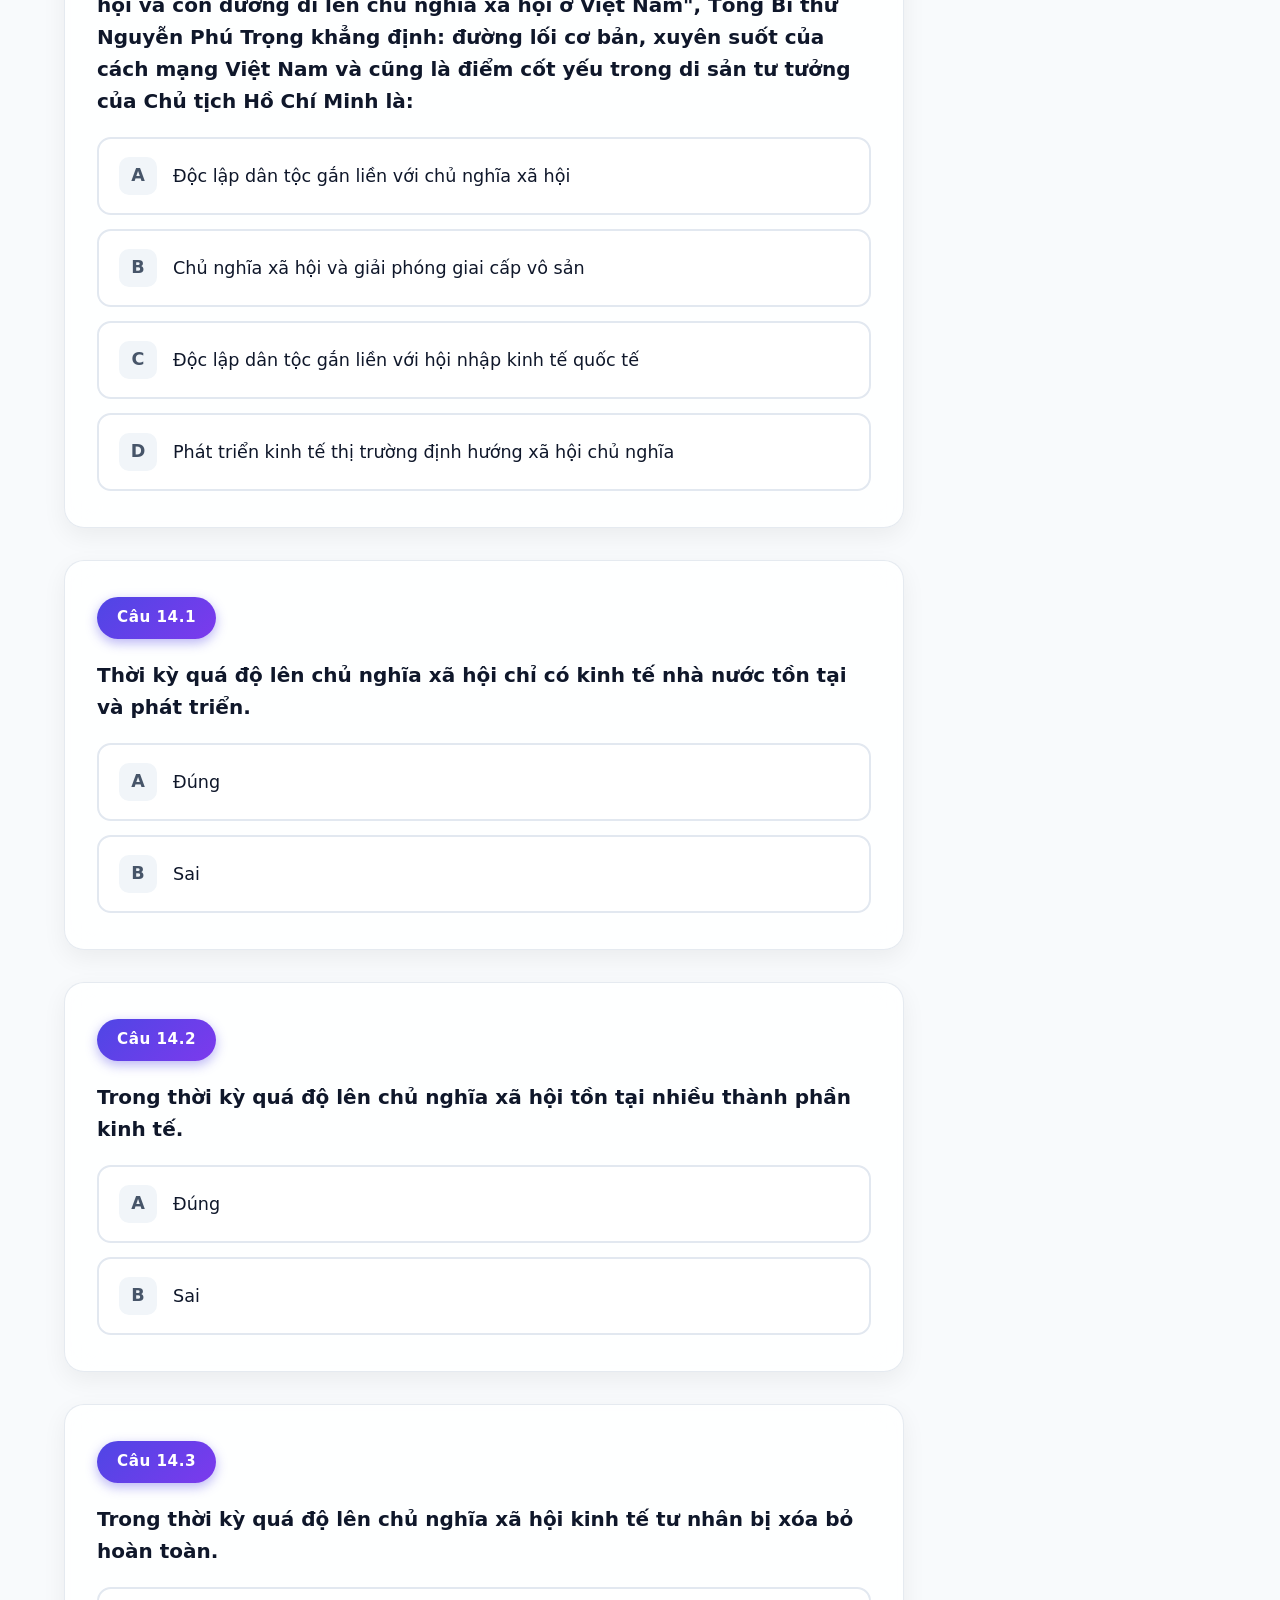
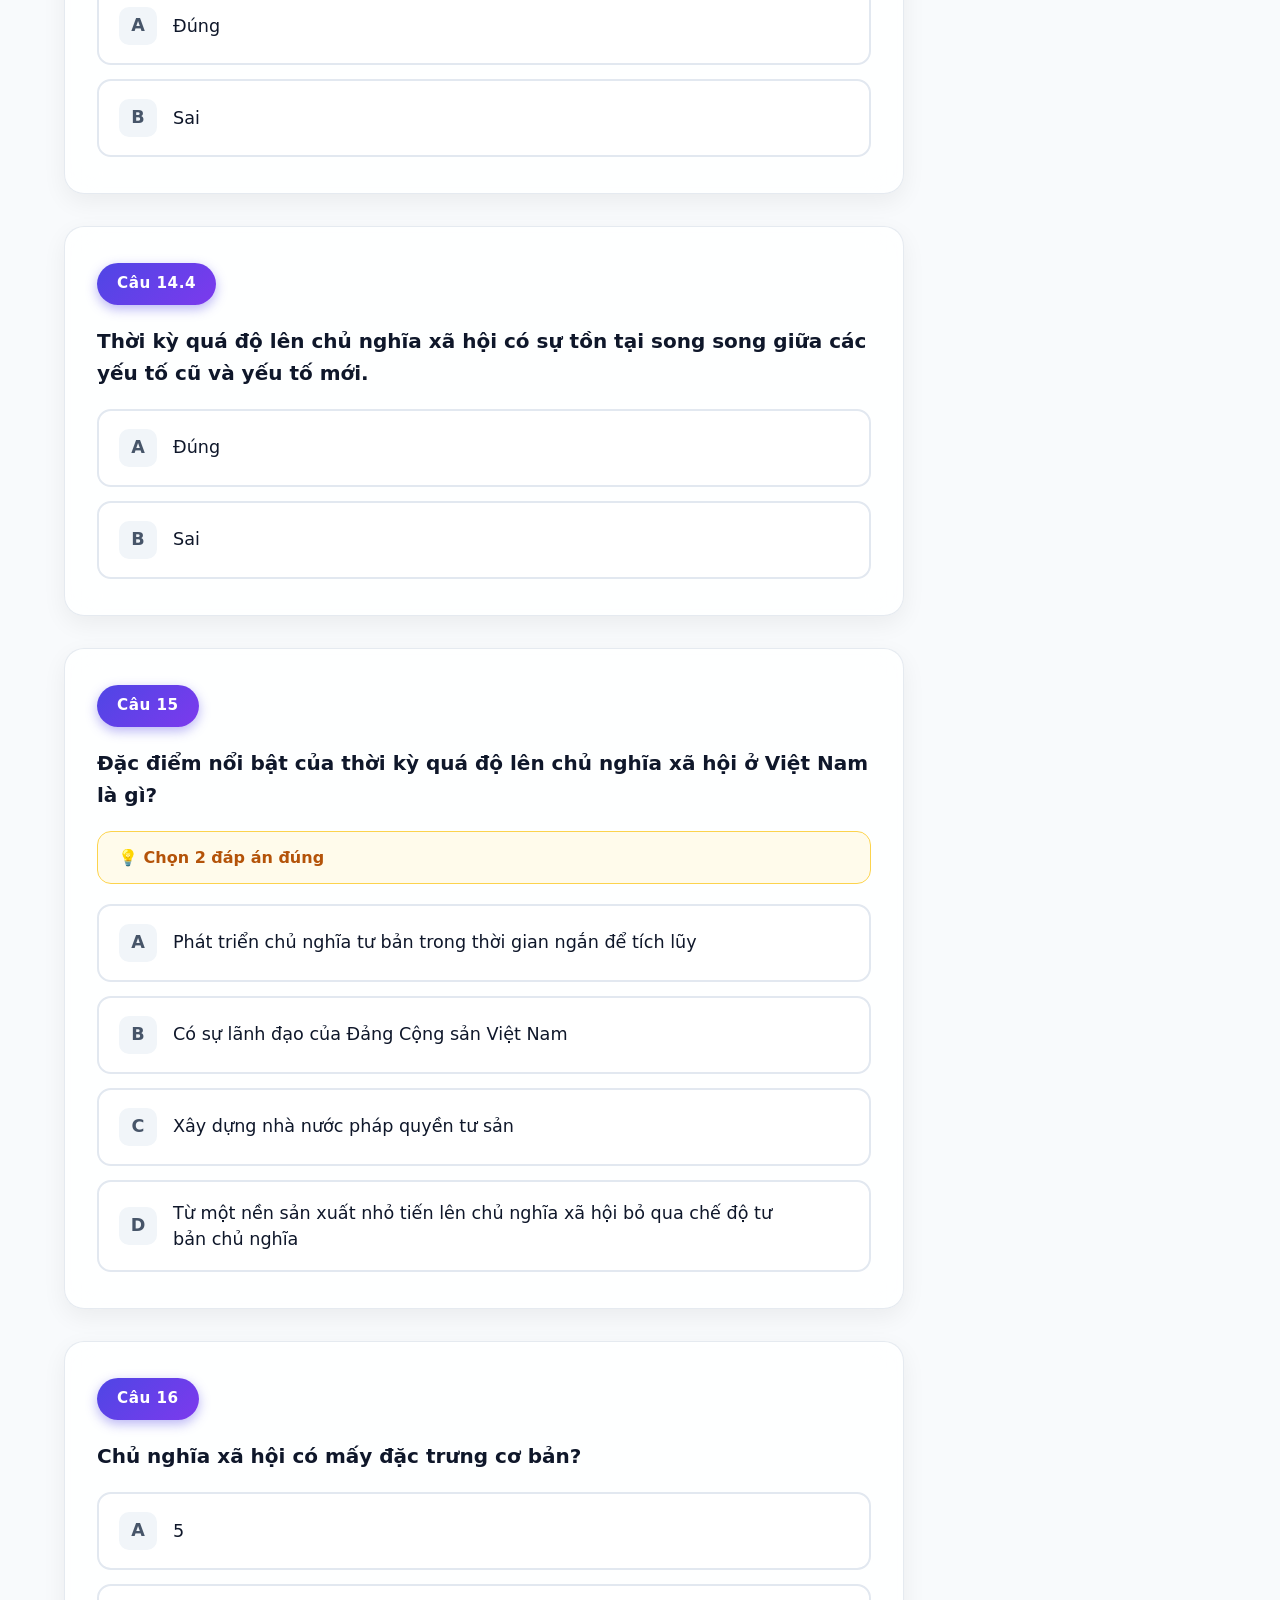
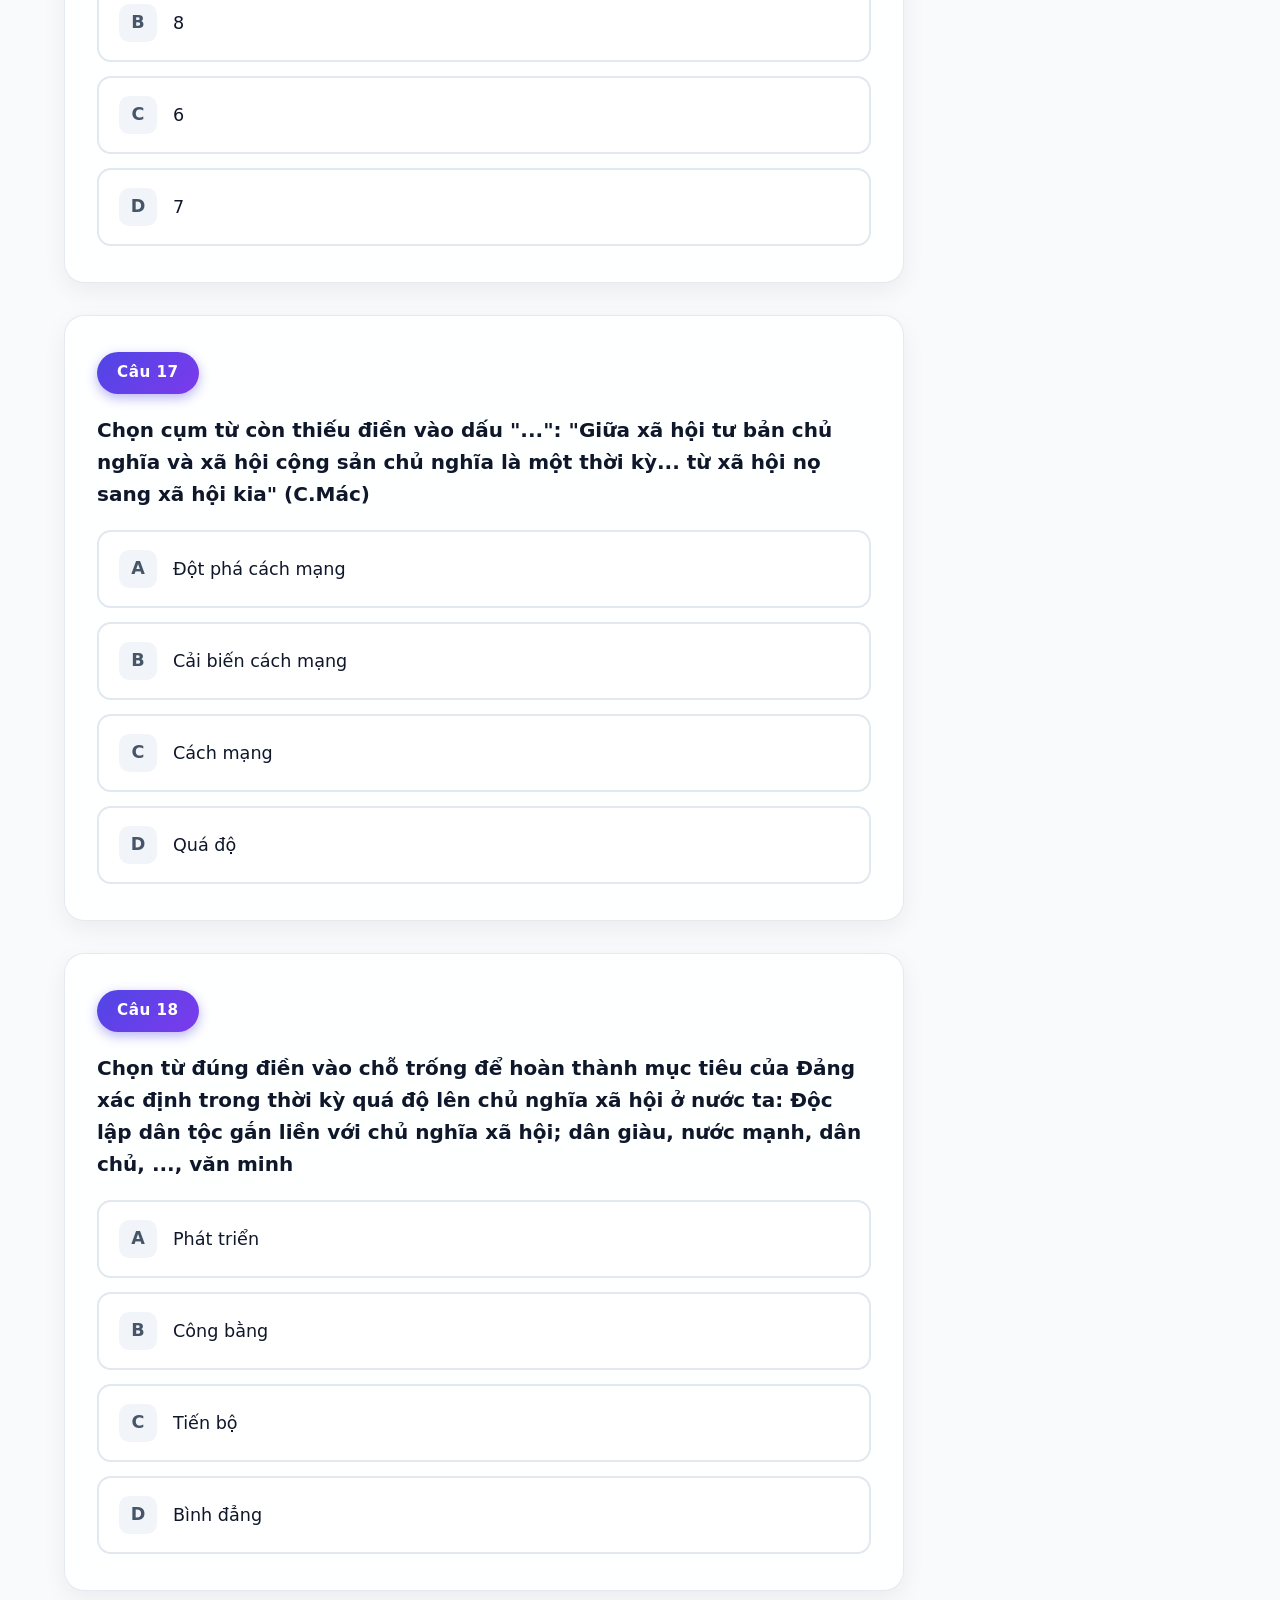
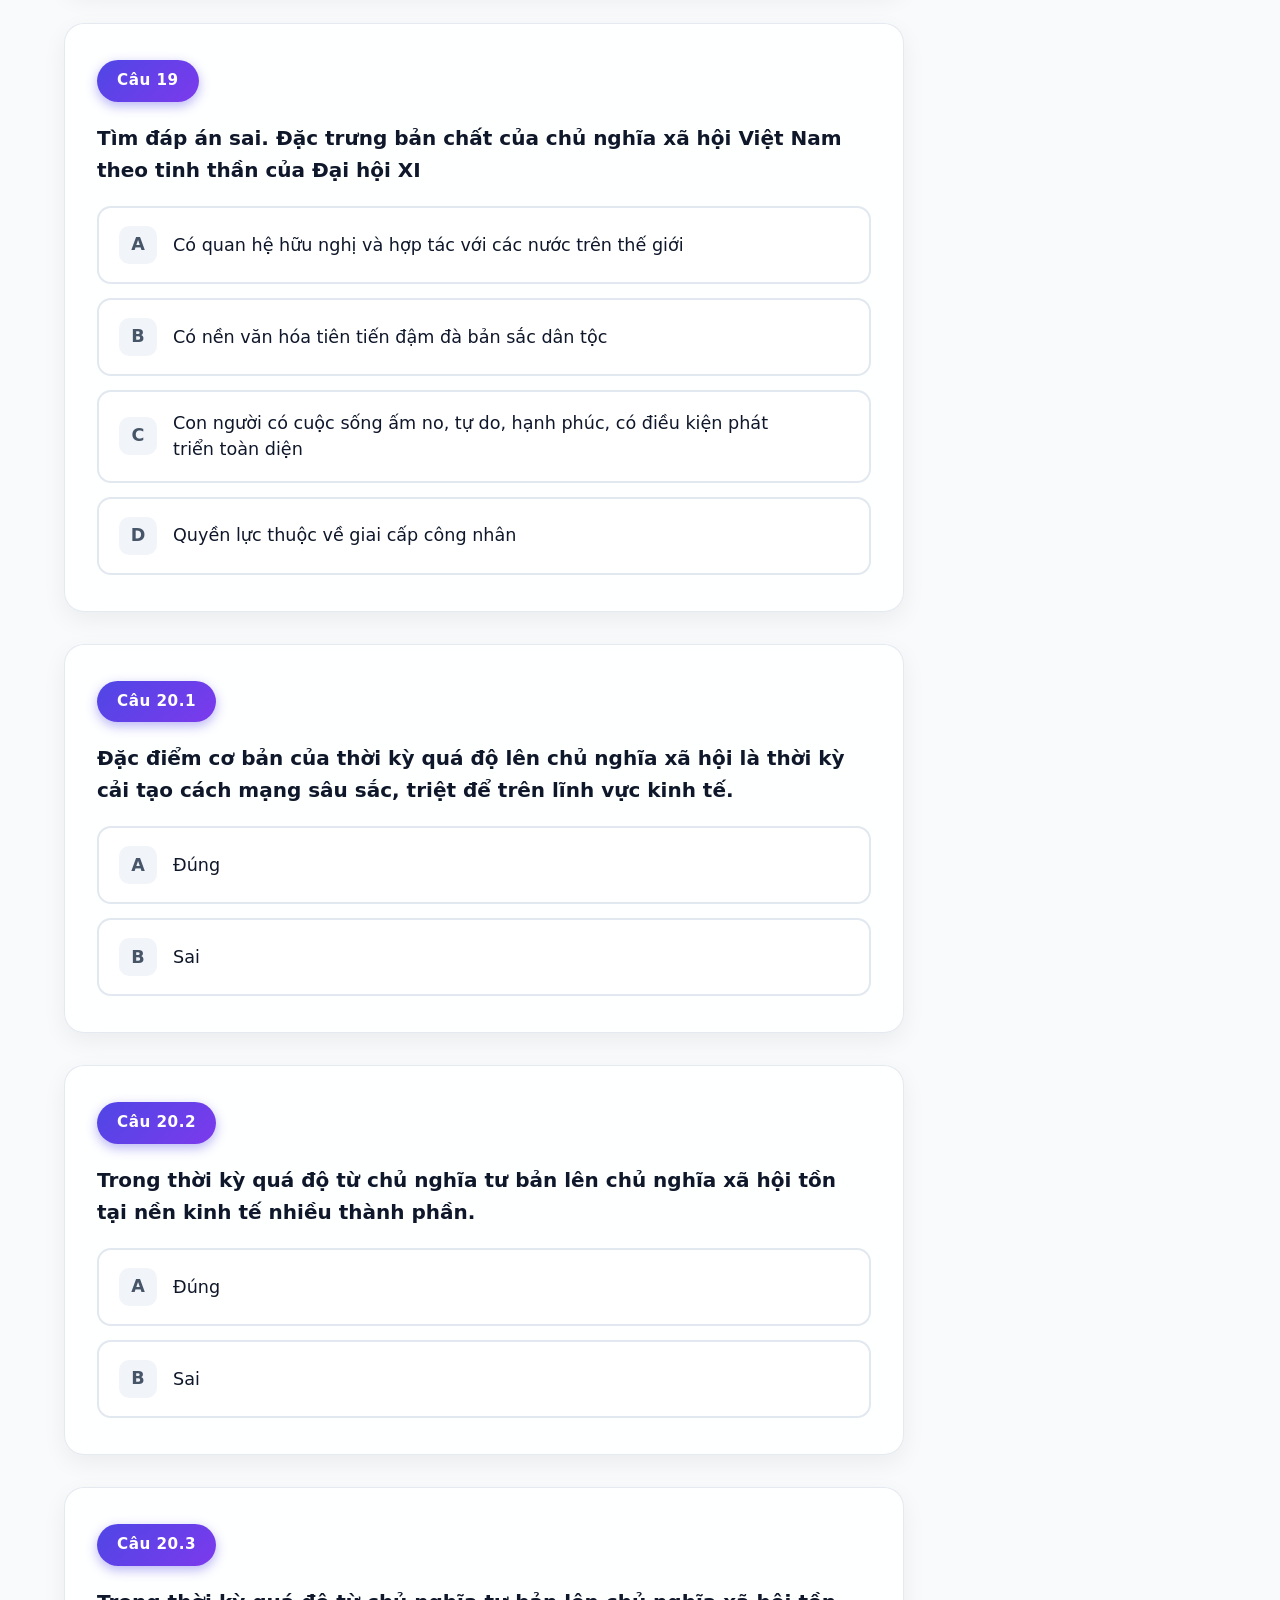
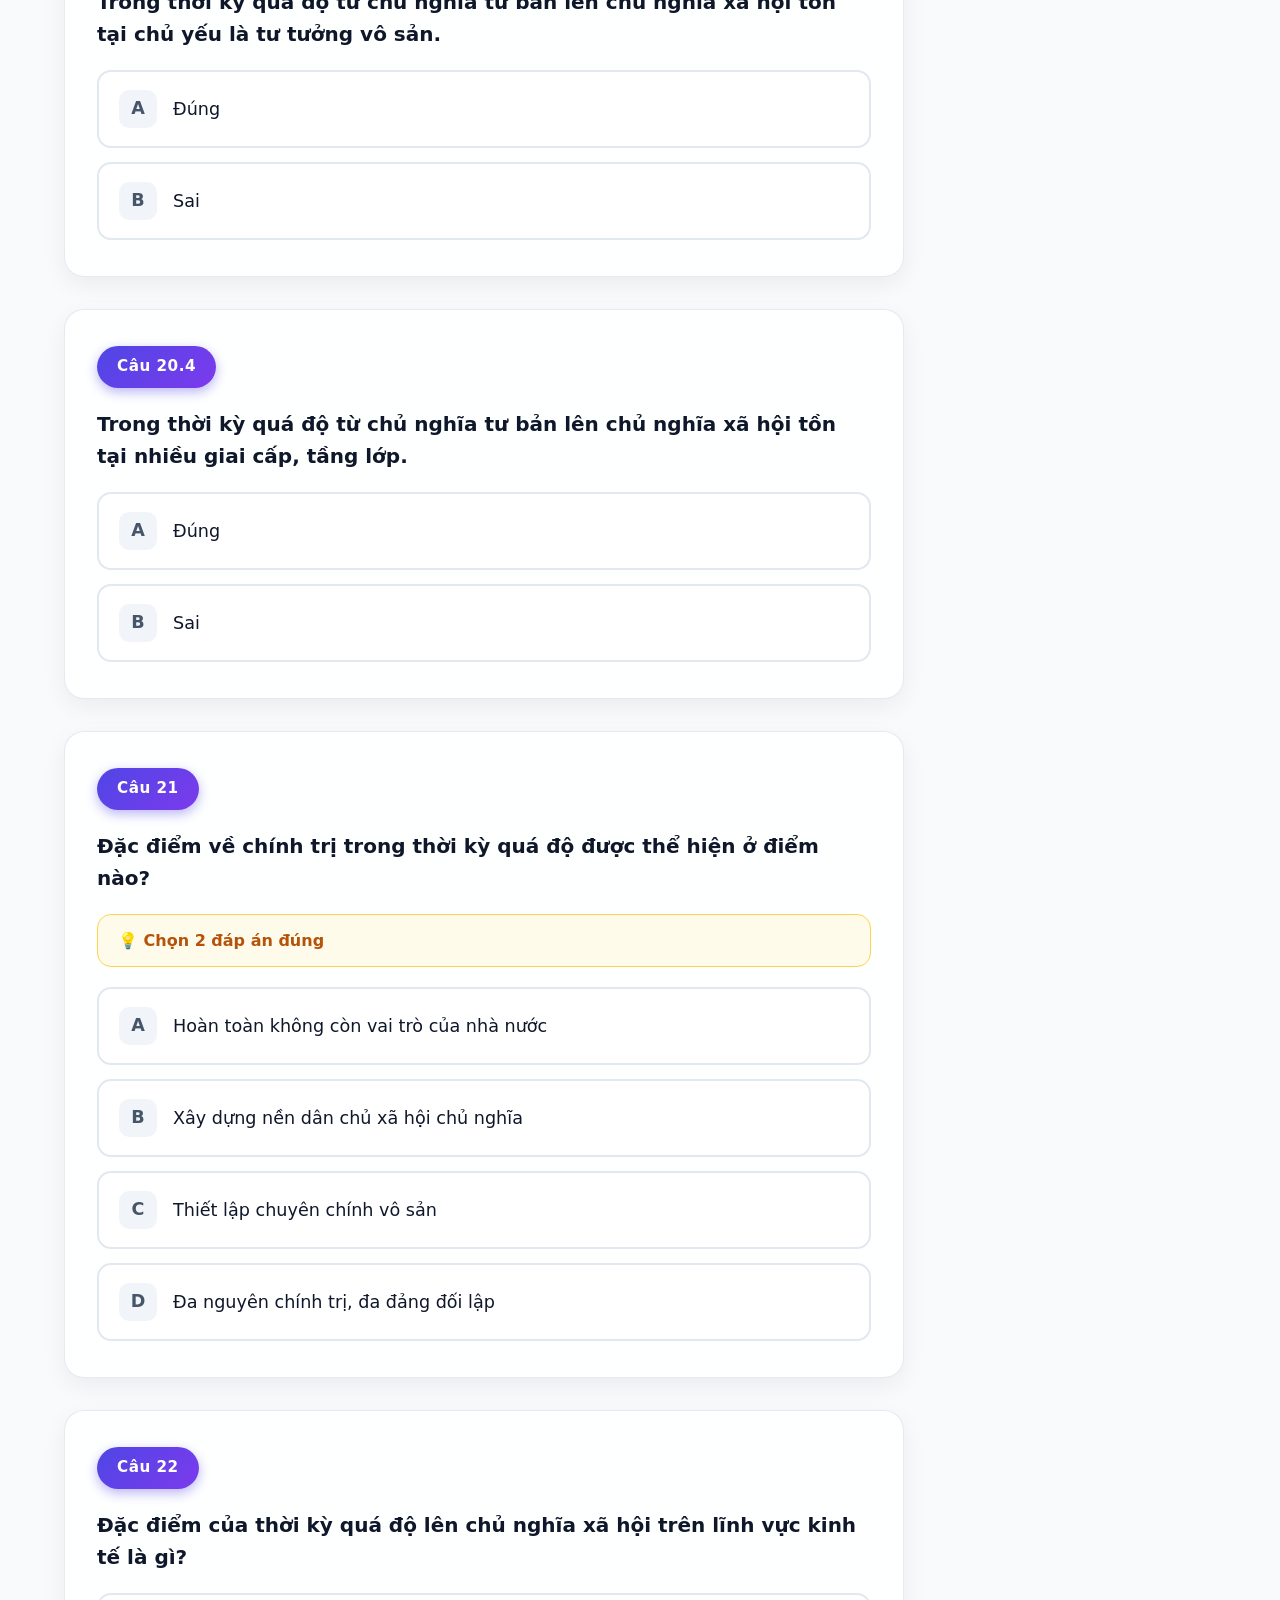
<file: bai2.html>
<!doctype html>
<html lang="vi">
  <head>
    <meta charset="UTF-8" />
    <meta name="viewport" content="width=device-width, initial-scale=1.0" />
    <title>Bài 2 - Ôn tập CNXHKH</title>
    <link rel="stylesheet" href="css/quiz.css" />
  </head>
  <body>
    <div class="quiz-page">
      <!-- TIÊU ĐỀ -->
      <header class="quiz-title-header">
        <h1>Bài 2 — Thời kỳ quá độ lên Chủ nghĩa xã hội</h1>
        <p class="subtitle">42 câu hỏi trắc nghiệm</p>
      </header>

      <!-- BODY: NỘI DUNG + NÚT TỔNG KẾT -->
      <div class="quiz-body">
        <div class="quiz-content">
          <div id="quizContainer"></div>
        </div>

        <aside class="quiz-actions-sidebar">
          <button class="summary-btn" id="summaryBtn">
            📈 Tổng kết kết quả
          </button>
        </aside>
      </div>
    </div>

    <!-- MODAL KẾT QUẢ -->
    <div class="modal-overlay" id="resultModal">
      <div class="modal">
        <div class="modal-content">
          <div class="modal-emoji" id="modalEmoji">🎉</div>
          <h2 id="modalTitle">Kết quả của bạn</h2>
          <p class="modal-sub" id="modalSub">
            Cùng xem bạn làm được bao nhiêu nhé!
          </p>

          <div class="score-circle">
            <svg viewBox="0 0 160 160">
              <defs>
                <linearGradient
                  id="gradient"
                  x1="0%"
                  y1="0%"
                  x2="100%"
                  y2="100%"
                >
                  <stop offset="0%" stop-color="#6366f1" />
                  <stop offset="100%" stop-color="#8b5cf6" />
                </linearGradient>
              </defs>
              <circle class="bg-circle" cx="80" cy="80" r="70" />
              <circle
                class="progress-circle"
                cx="80"
                cy="80"
                r="70"
                id="scoreCircle"
              />
            </svg>
            <div class="score-percent">
              <span class="number" id="scoreNumber">0%</span>
              <span class="label" id="scoreLabel">0/42 câu</span>
            </div>
          </div>

          <div class="score-details">
            <div class="score-detail-item correct">
              <div class="value" id="modalCorrect">0</div>
              <div class="label">Đúng</div>
            </div>
            <div class="score-detail-item wrong">
              <div class="value" id="modalWrong">0</div>
              <div class="label">Sai</div>
            </div>
            <div class="score-detail-item total">
              <div class="value" id="modalTotal">0</div>
              <div class="label">Tổng</div>
            </div>
          </div>

          <div class="modal-actions">
            <a href="index.html" class="modal-btn secondary">🏠 Trang chủ</a>
            <button class="modal-btn primary" onclick="location.reload()">
              🔄 Làm lại
            </button>
          </div>
        </div>
      </div>
    </div>

    <!-- SCRIPTS -->
    <script src="js/bai2-data.js"></script>
    <script src="js/quiz-engine.js"></script>
  </body>
</html>
</file>
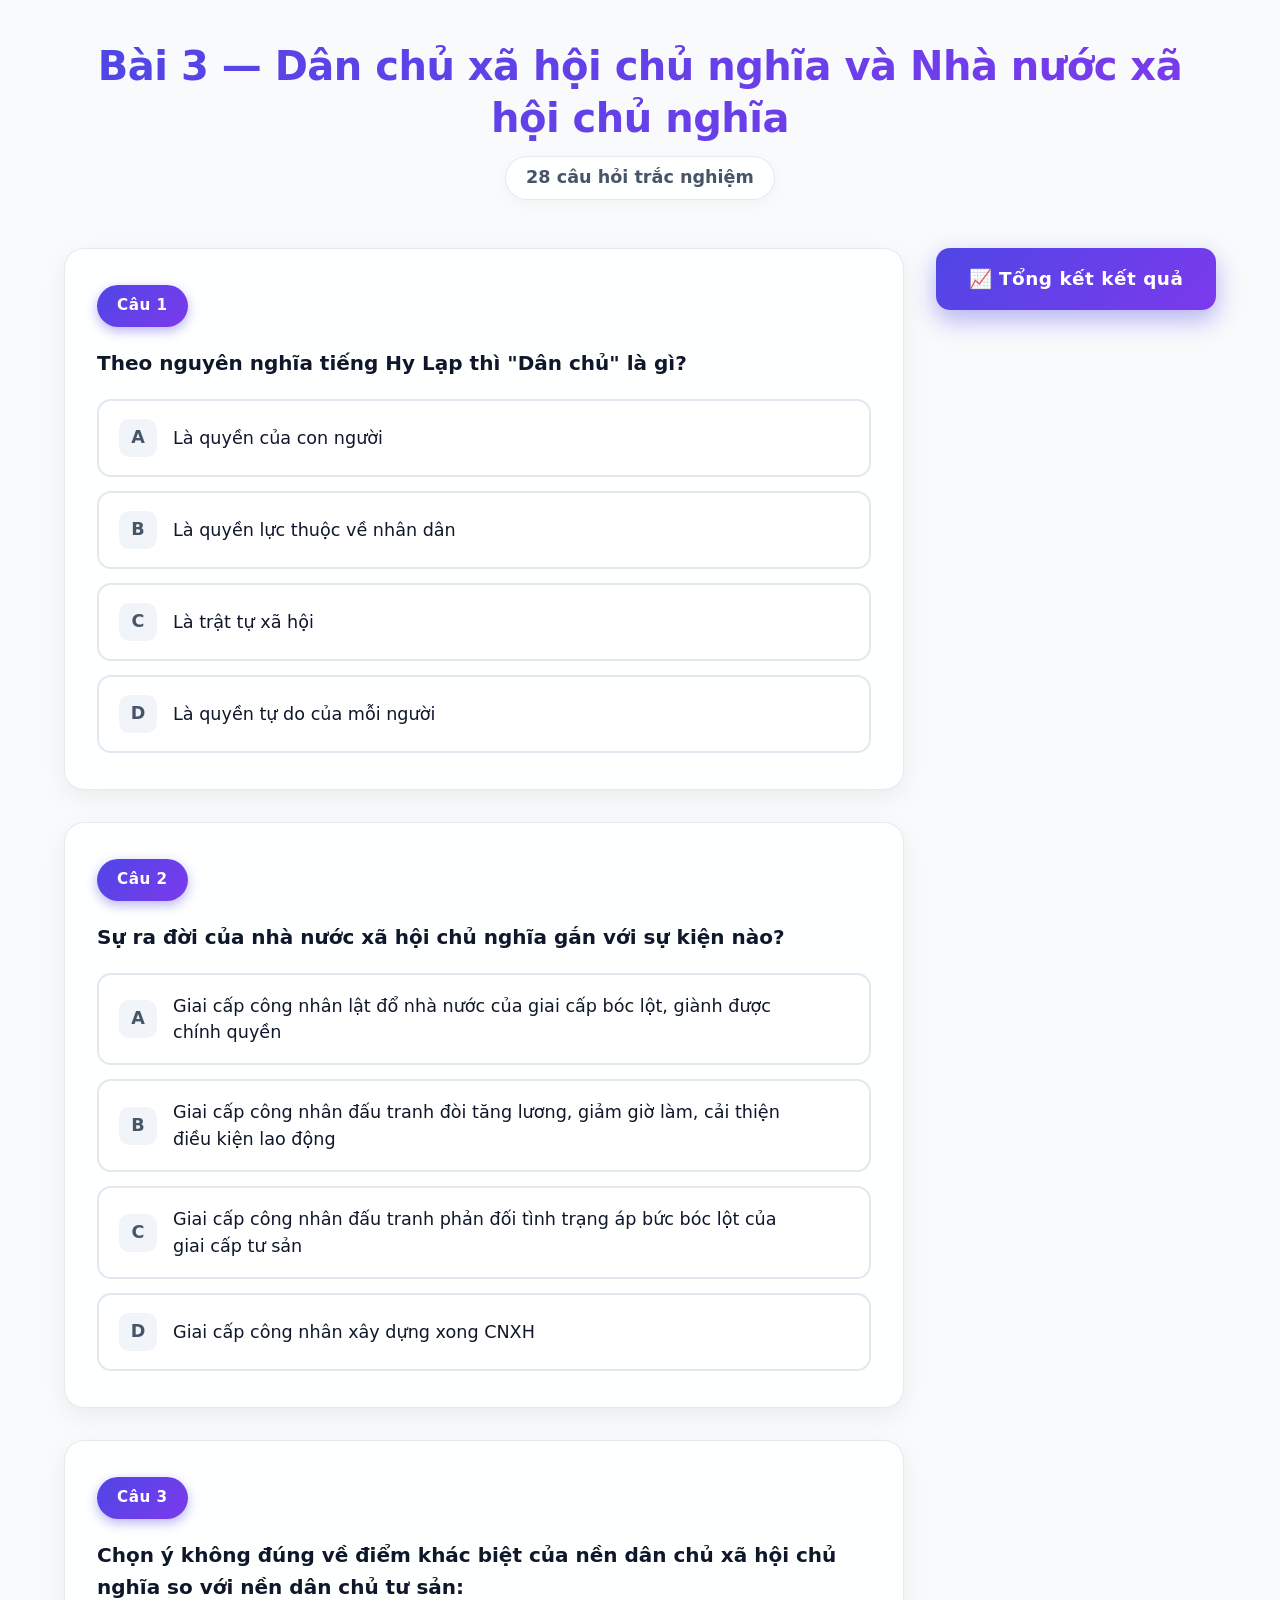
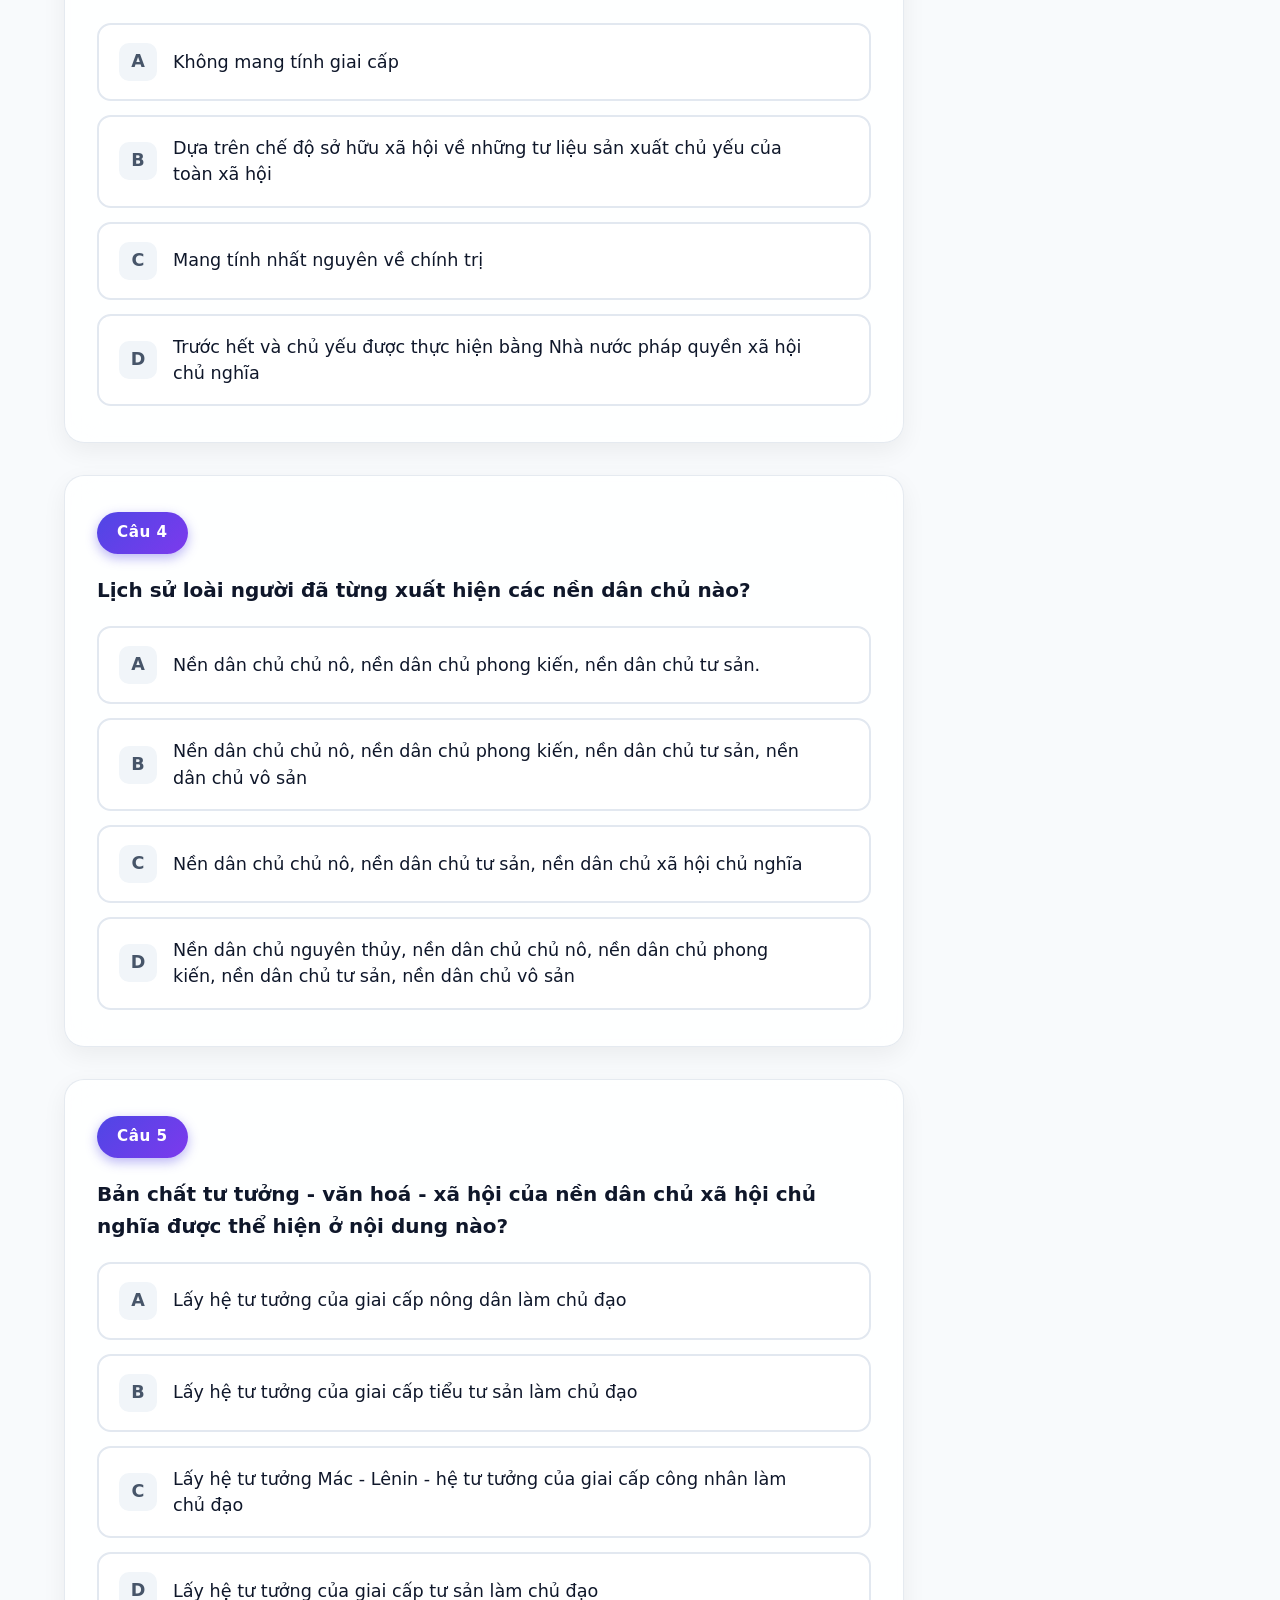
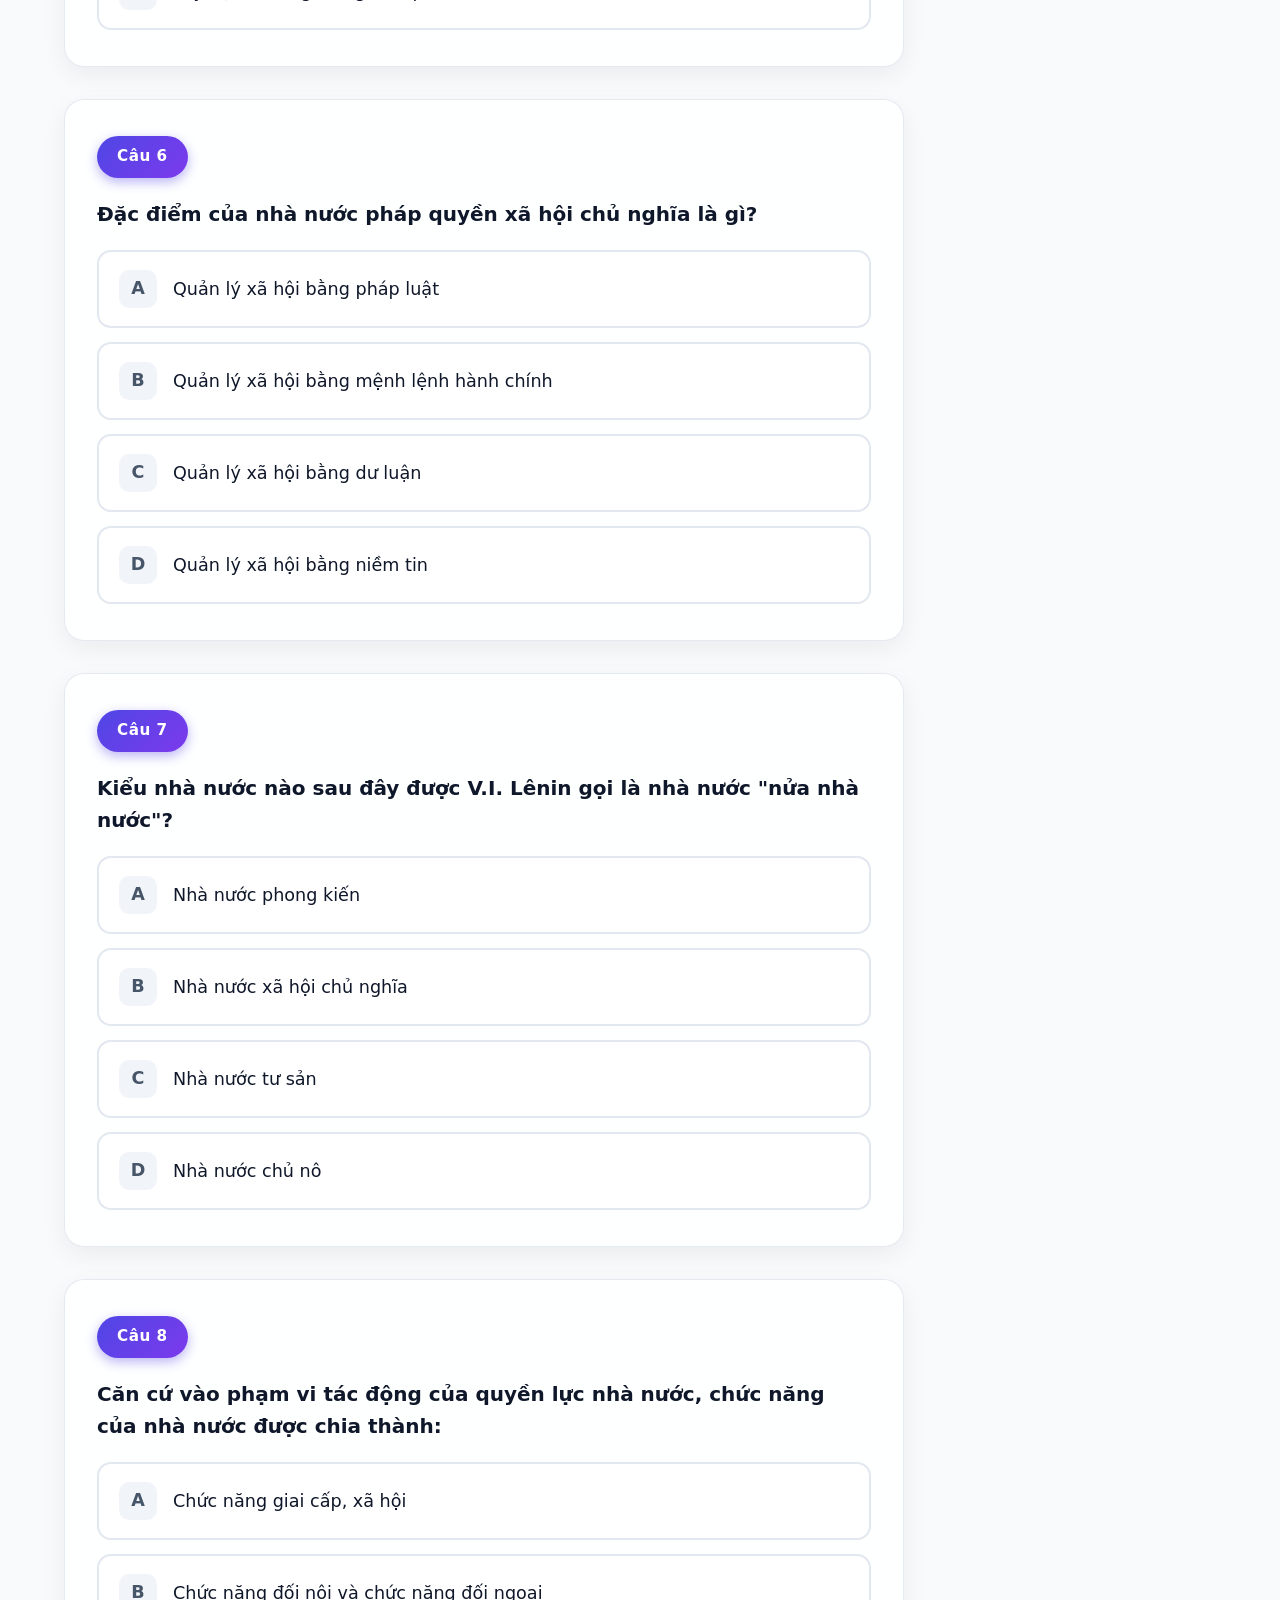
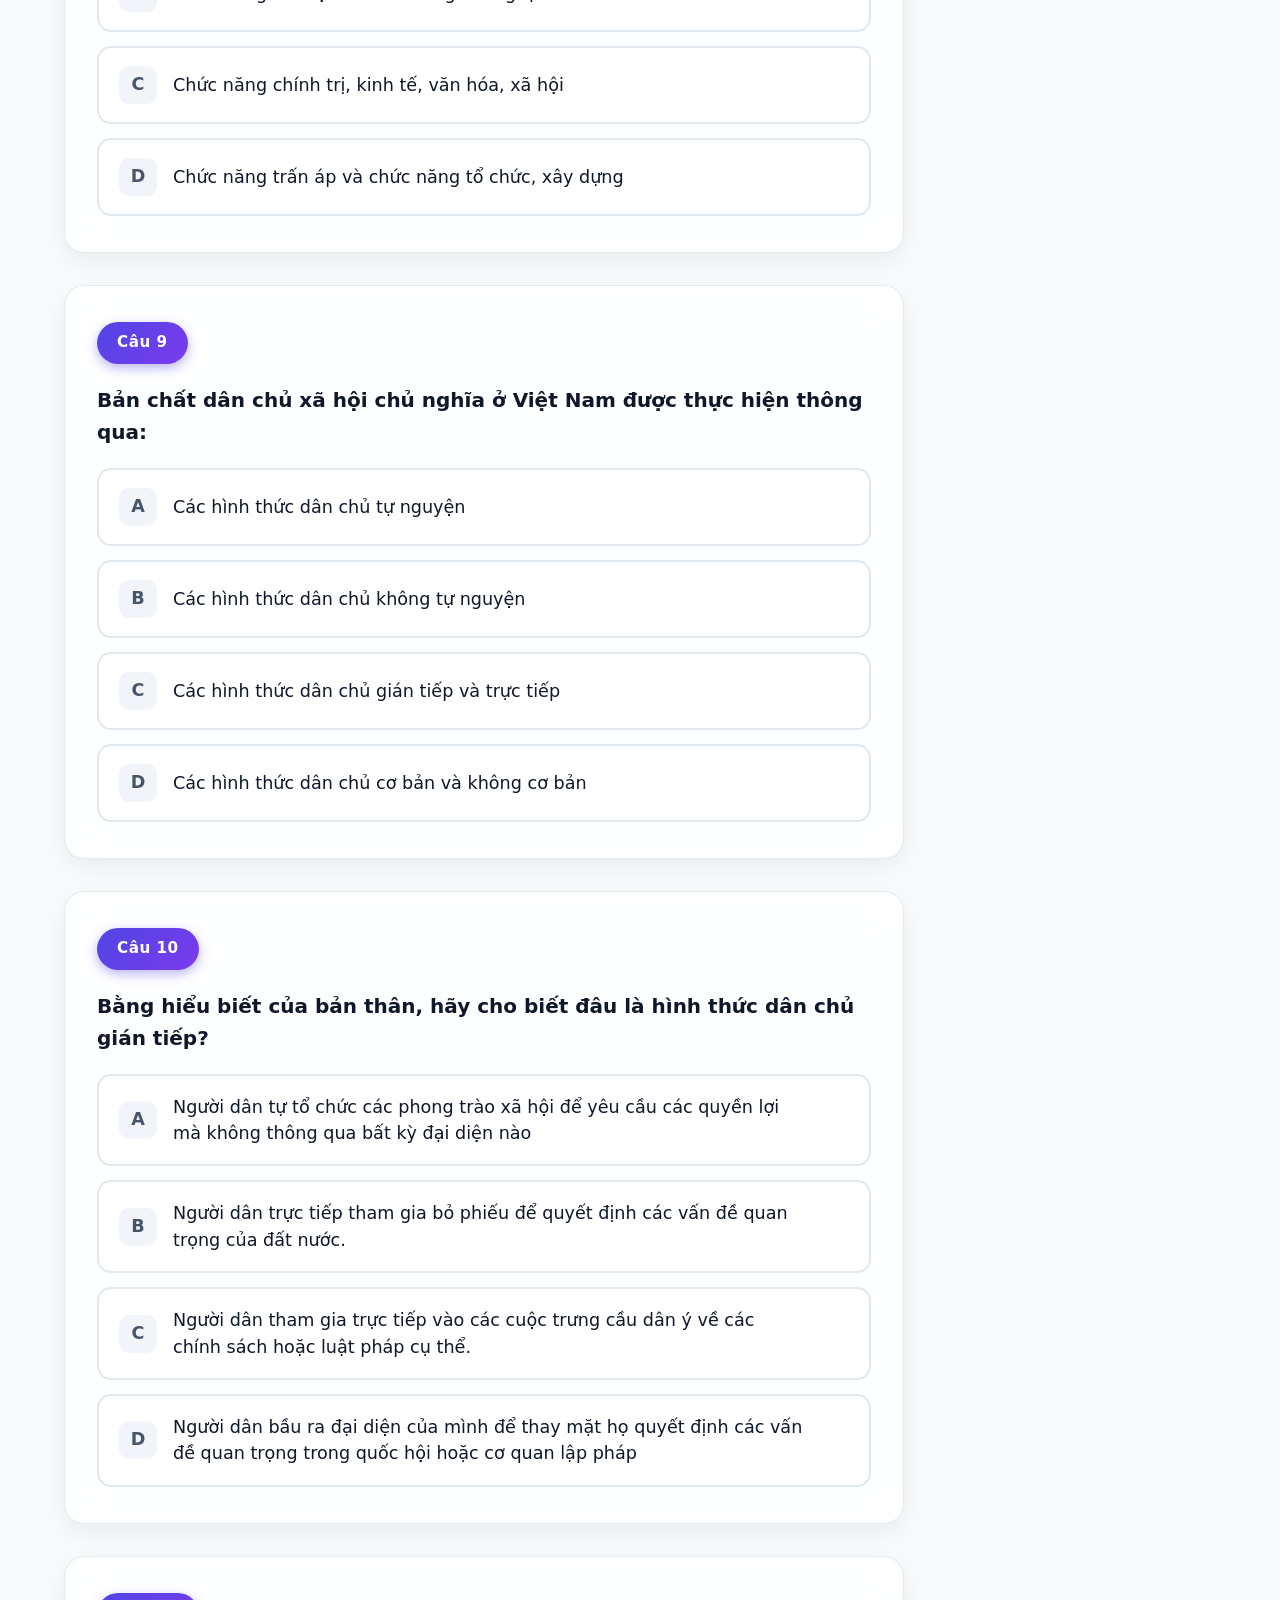
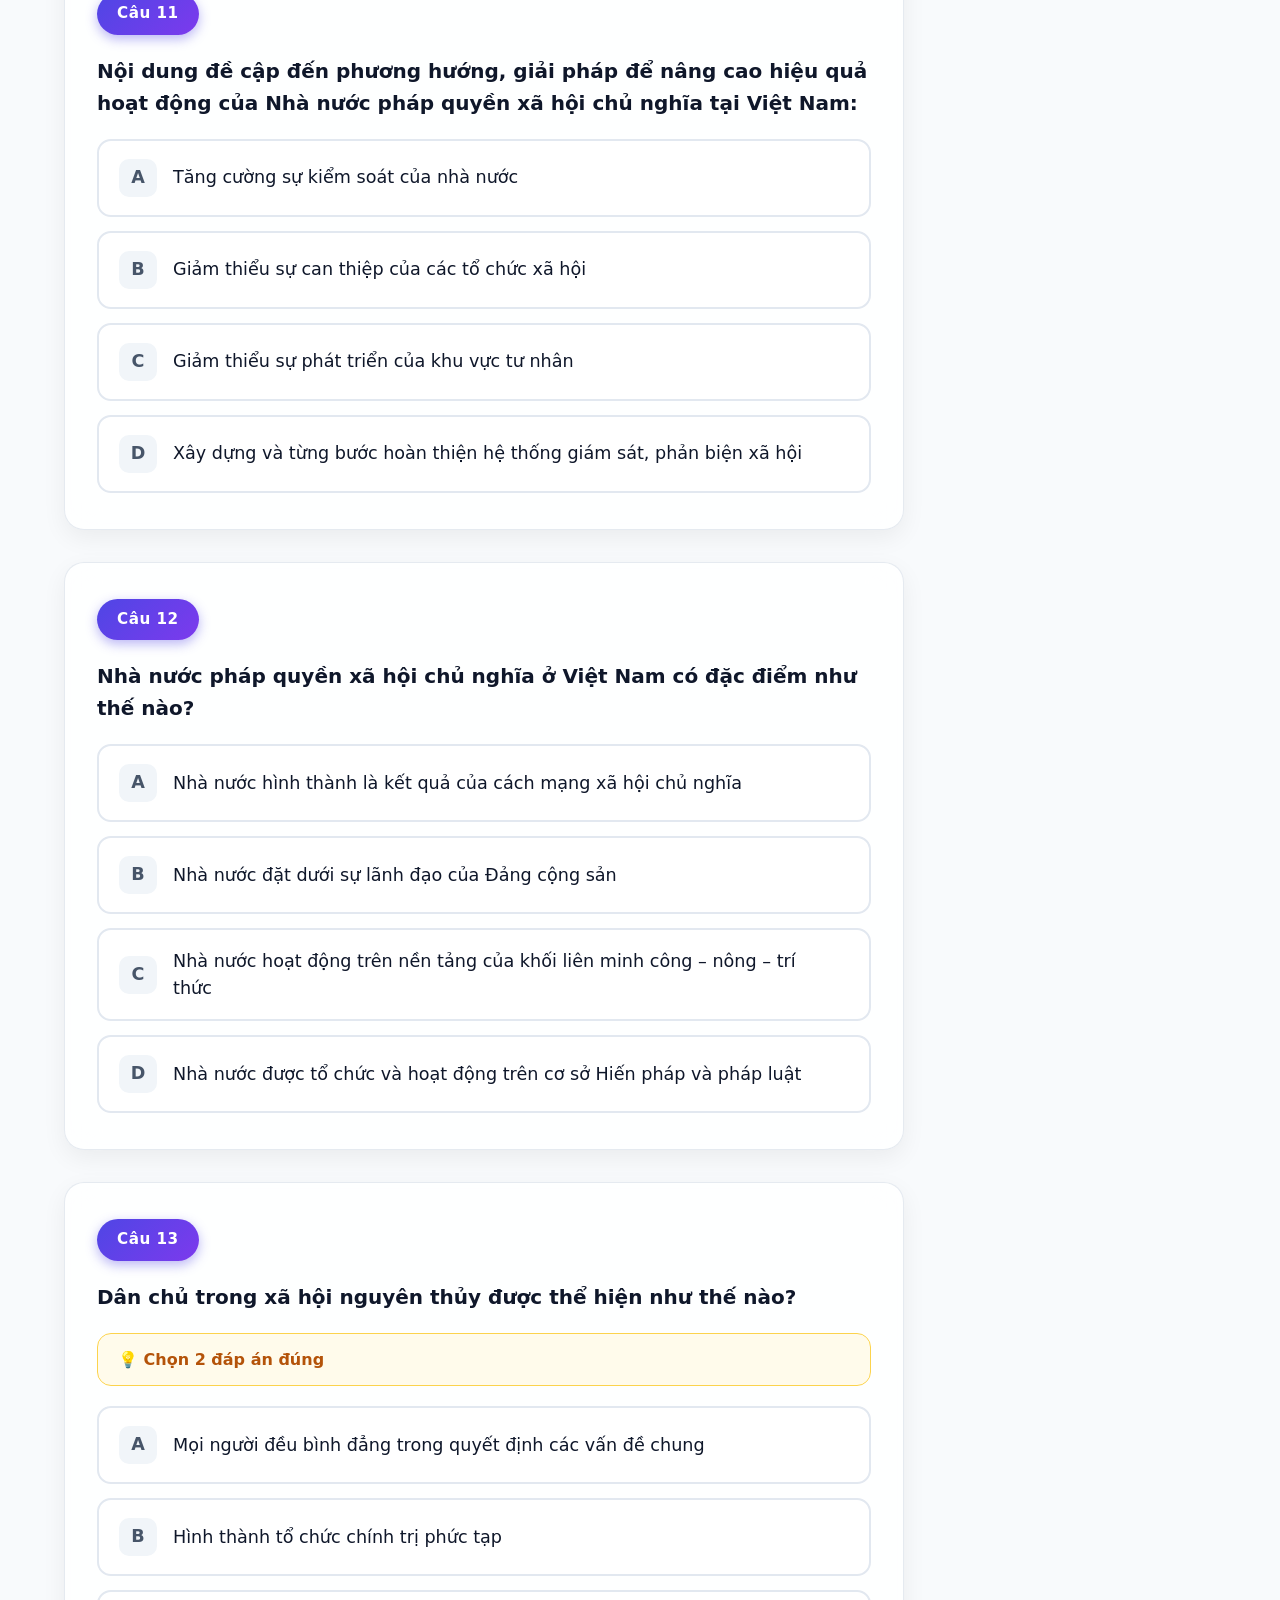
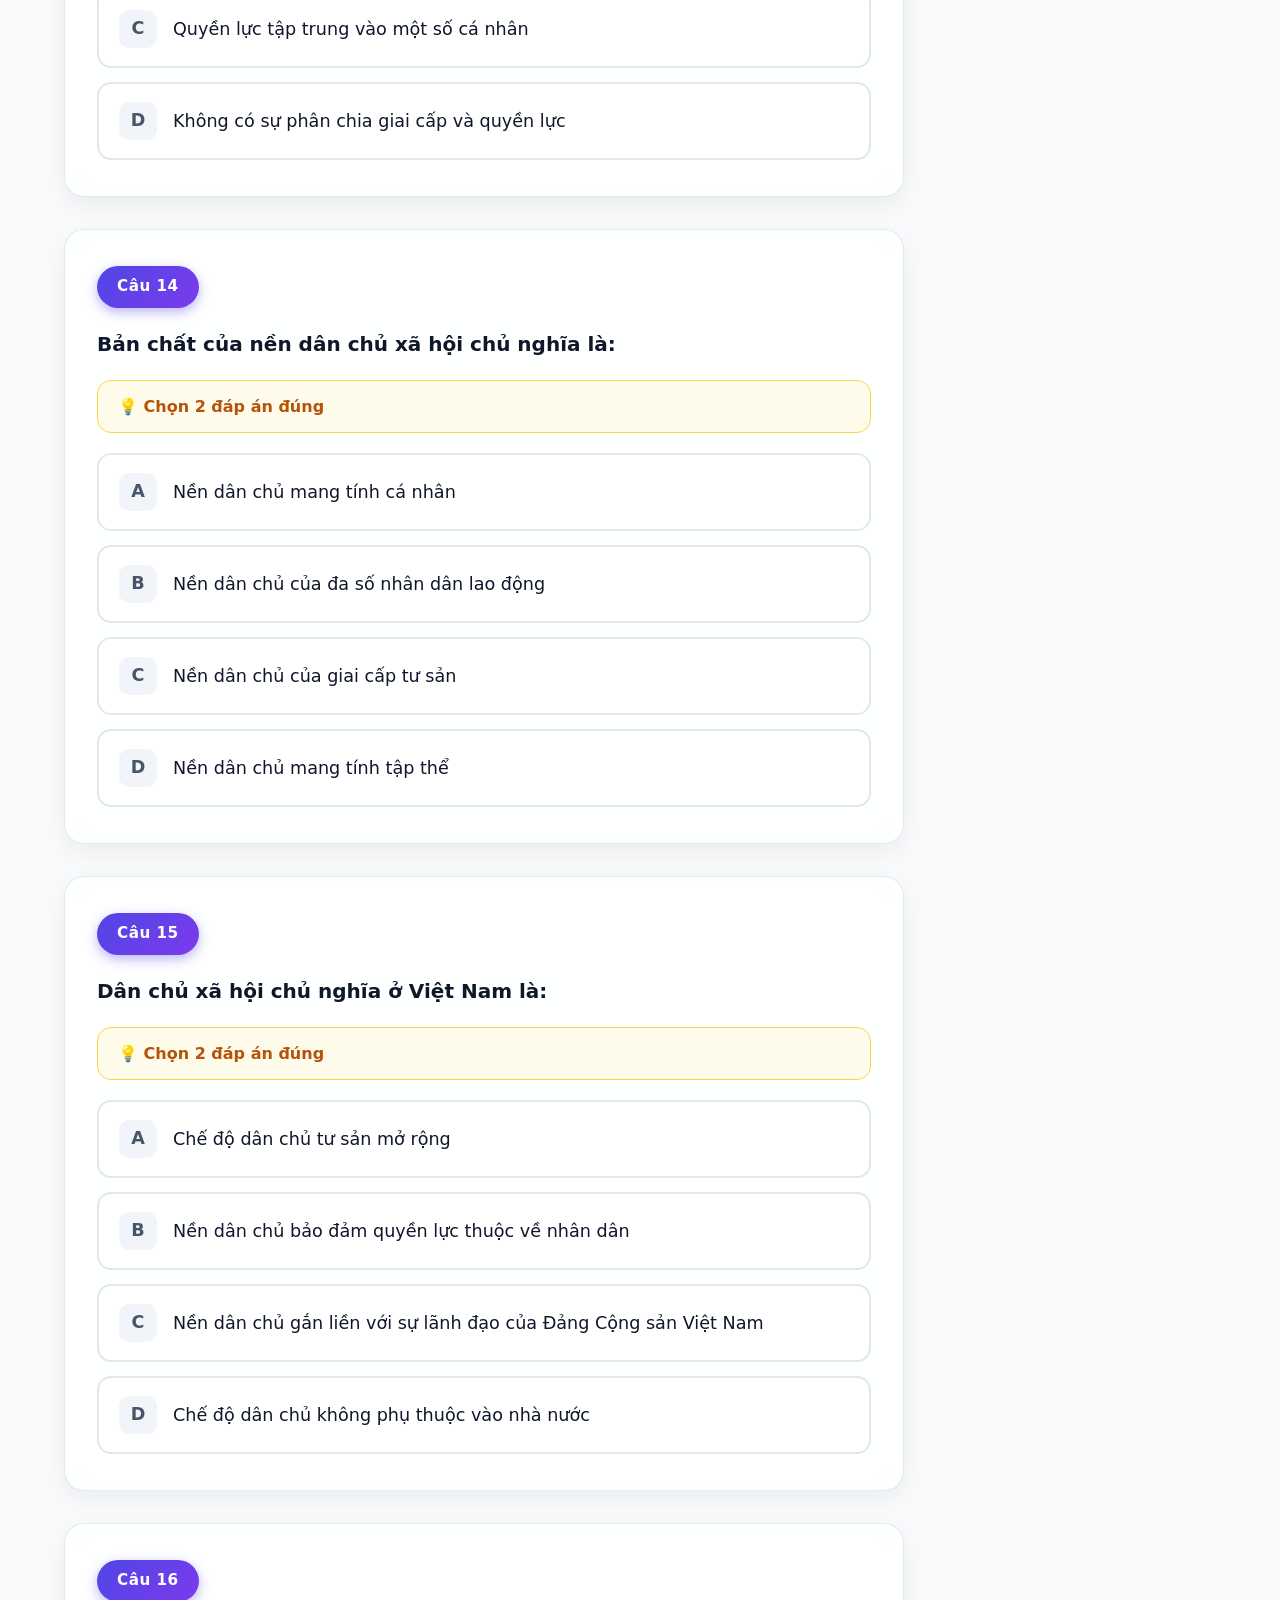
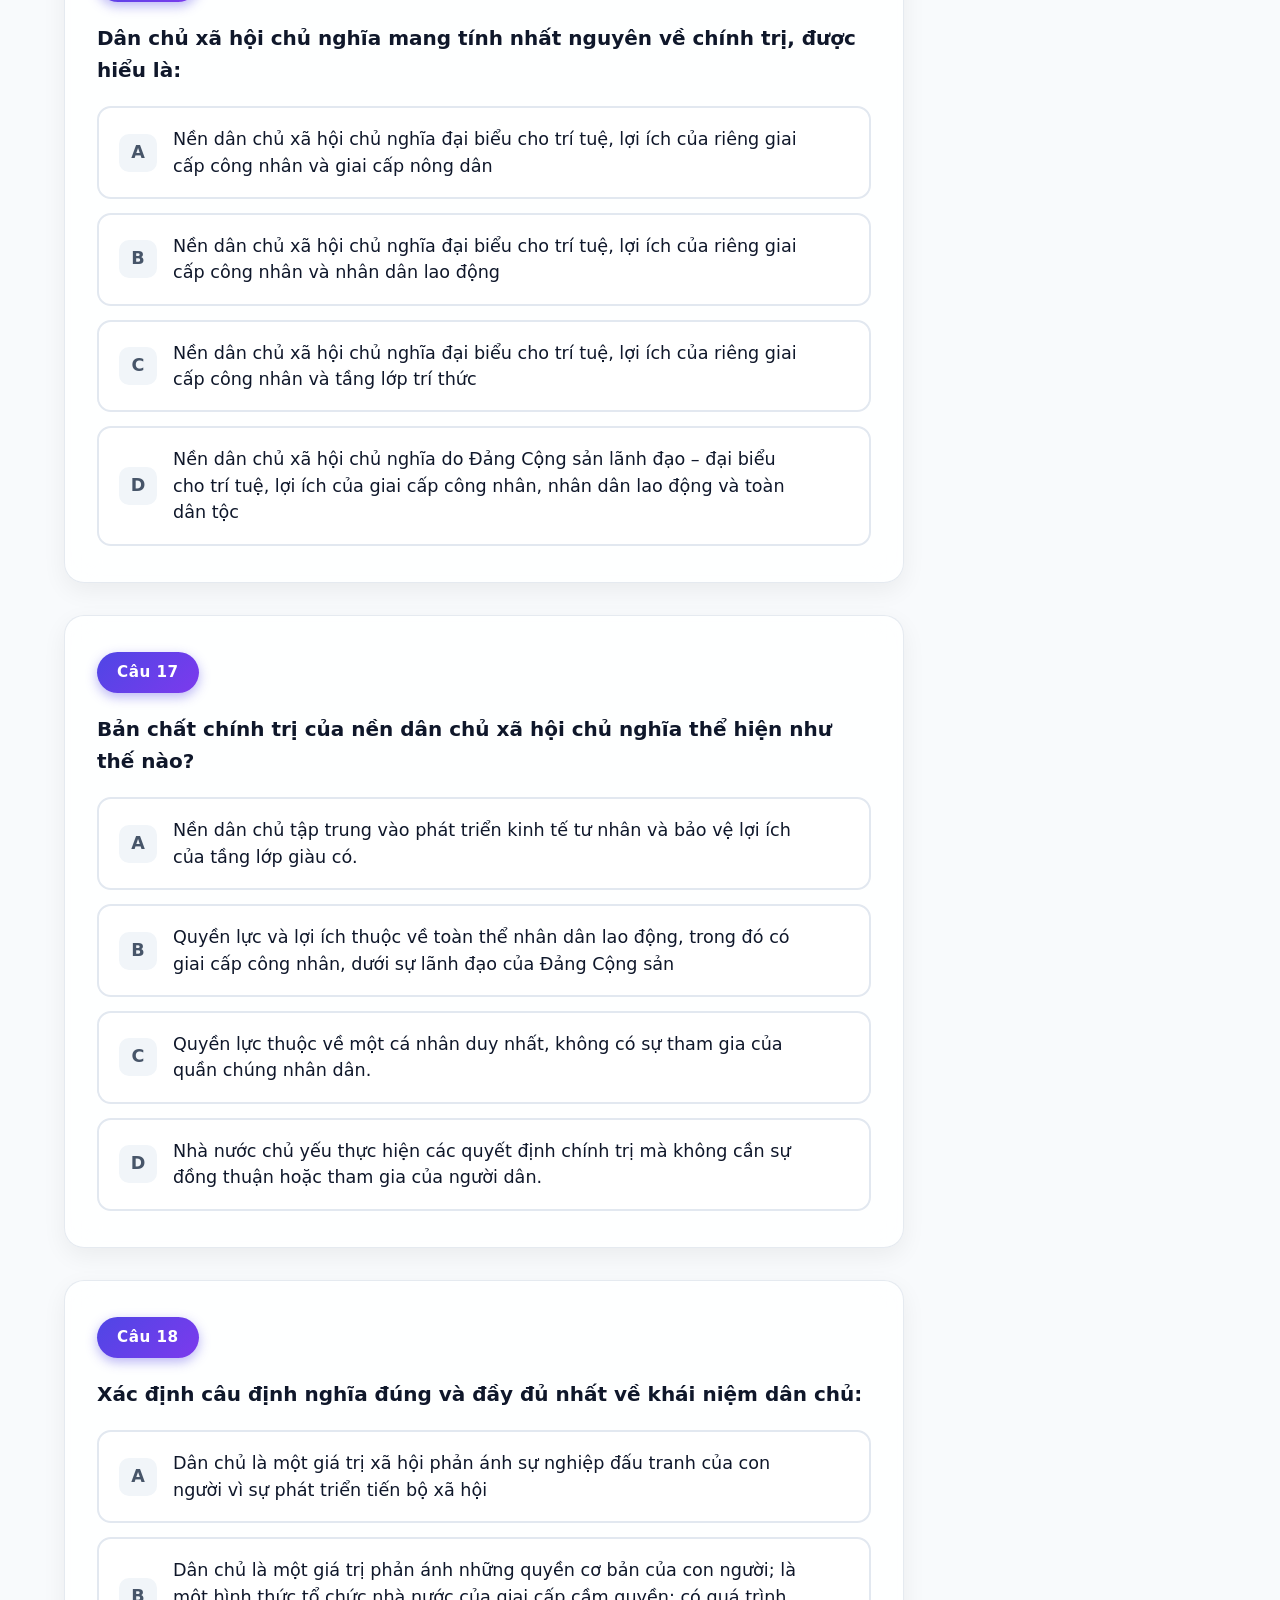
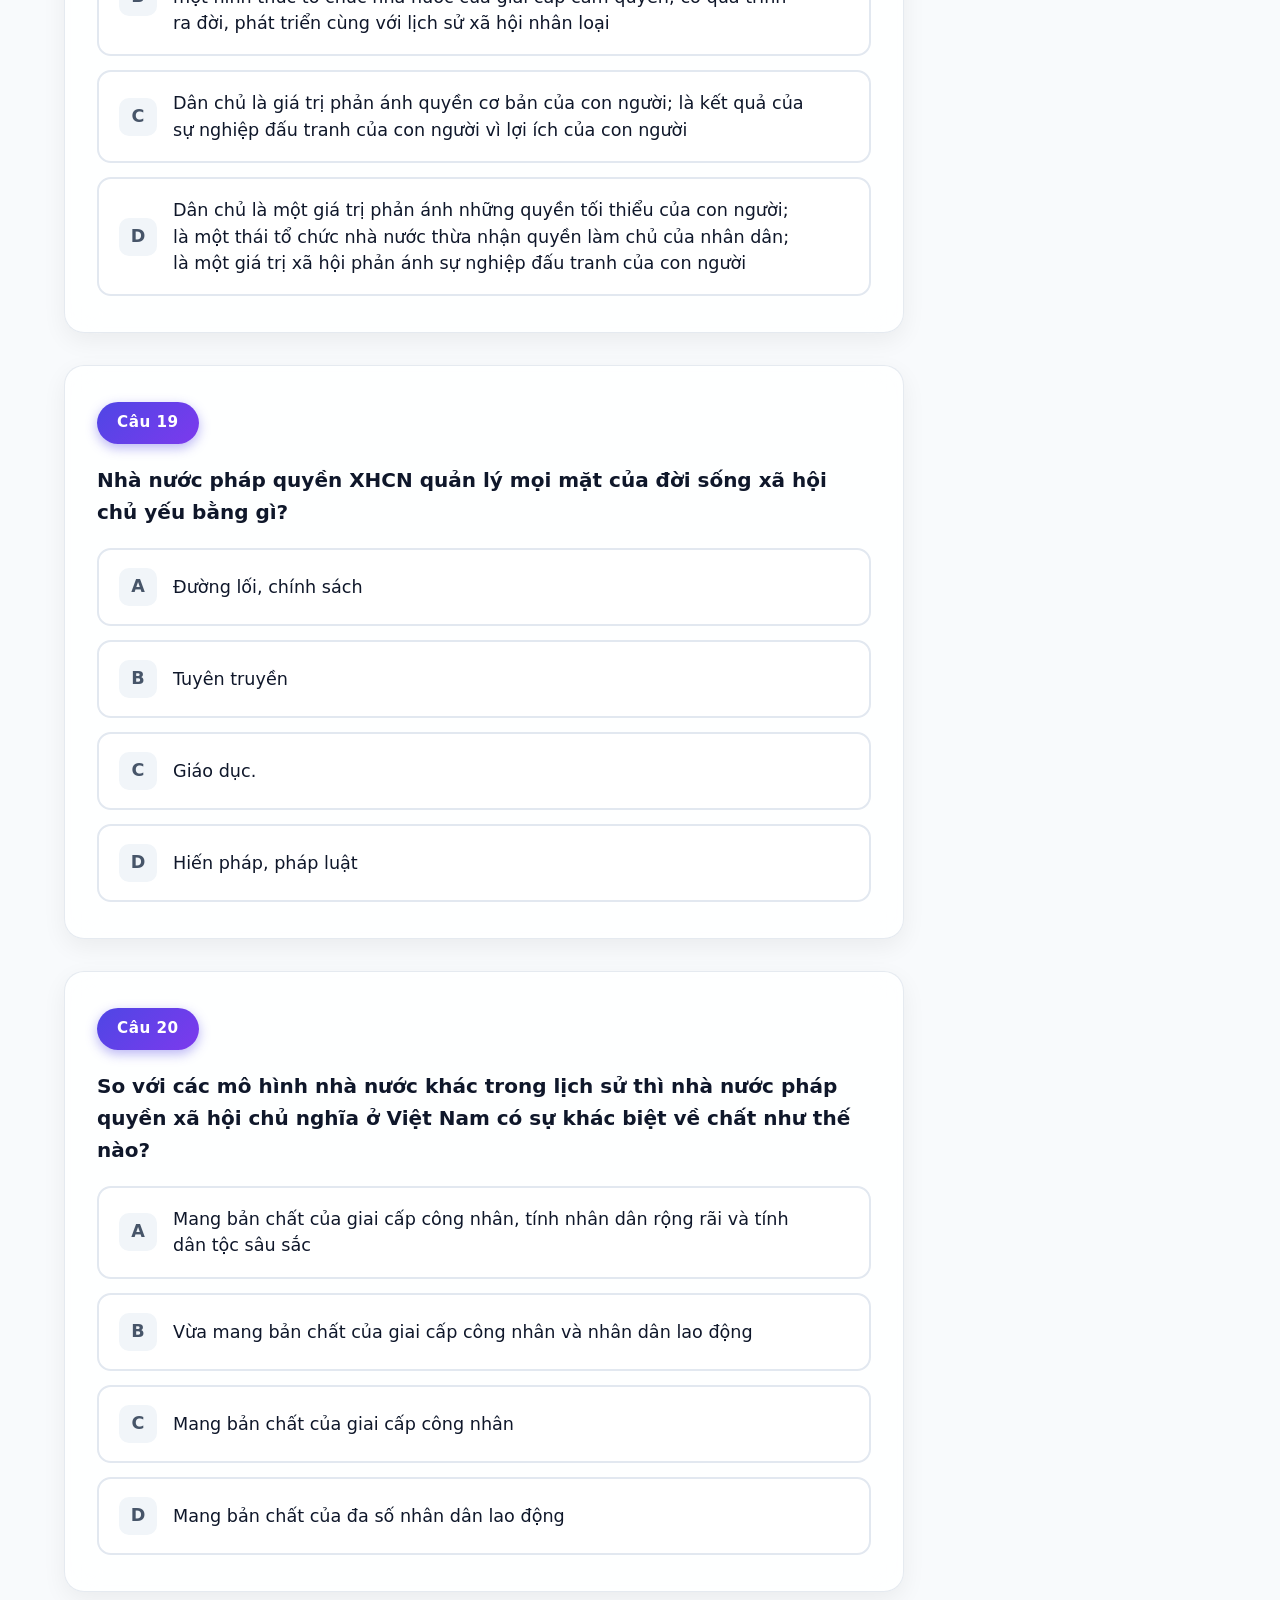
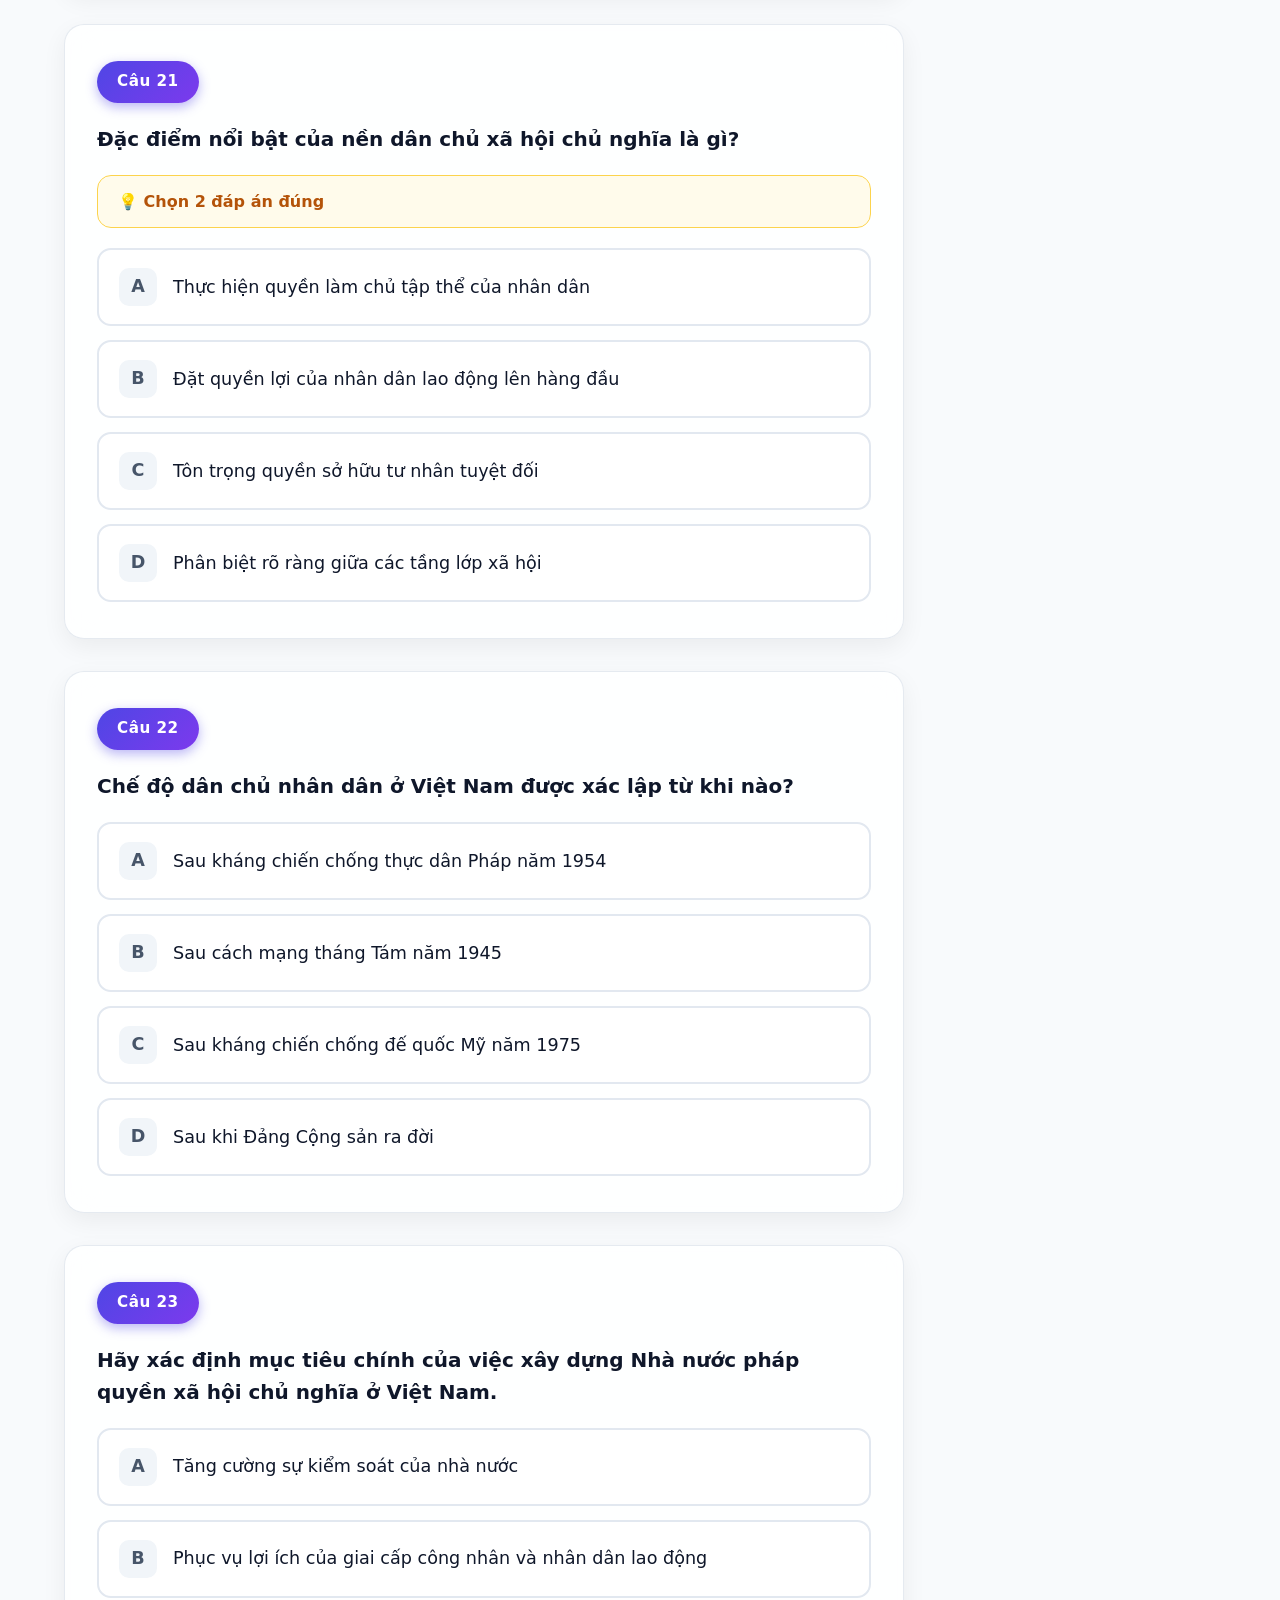
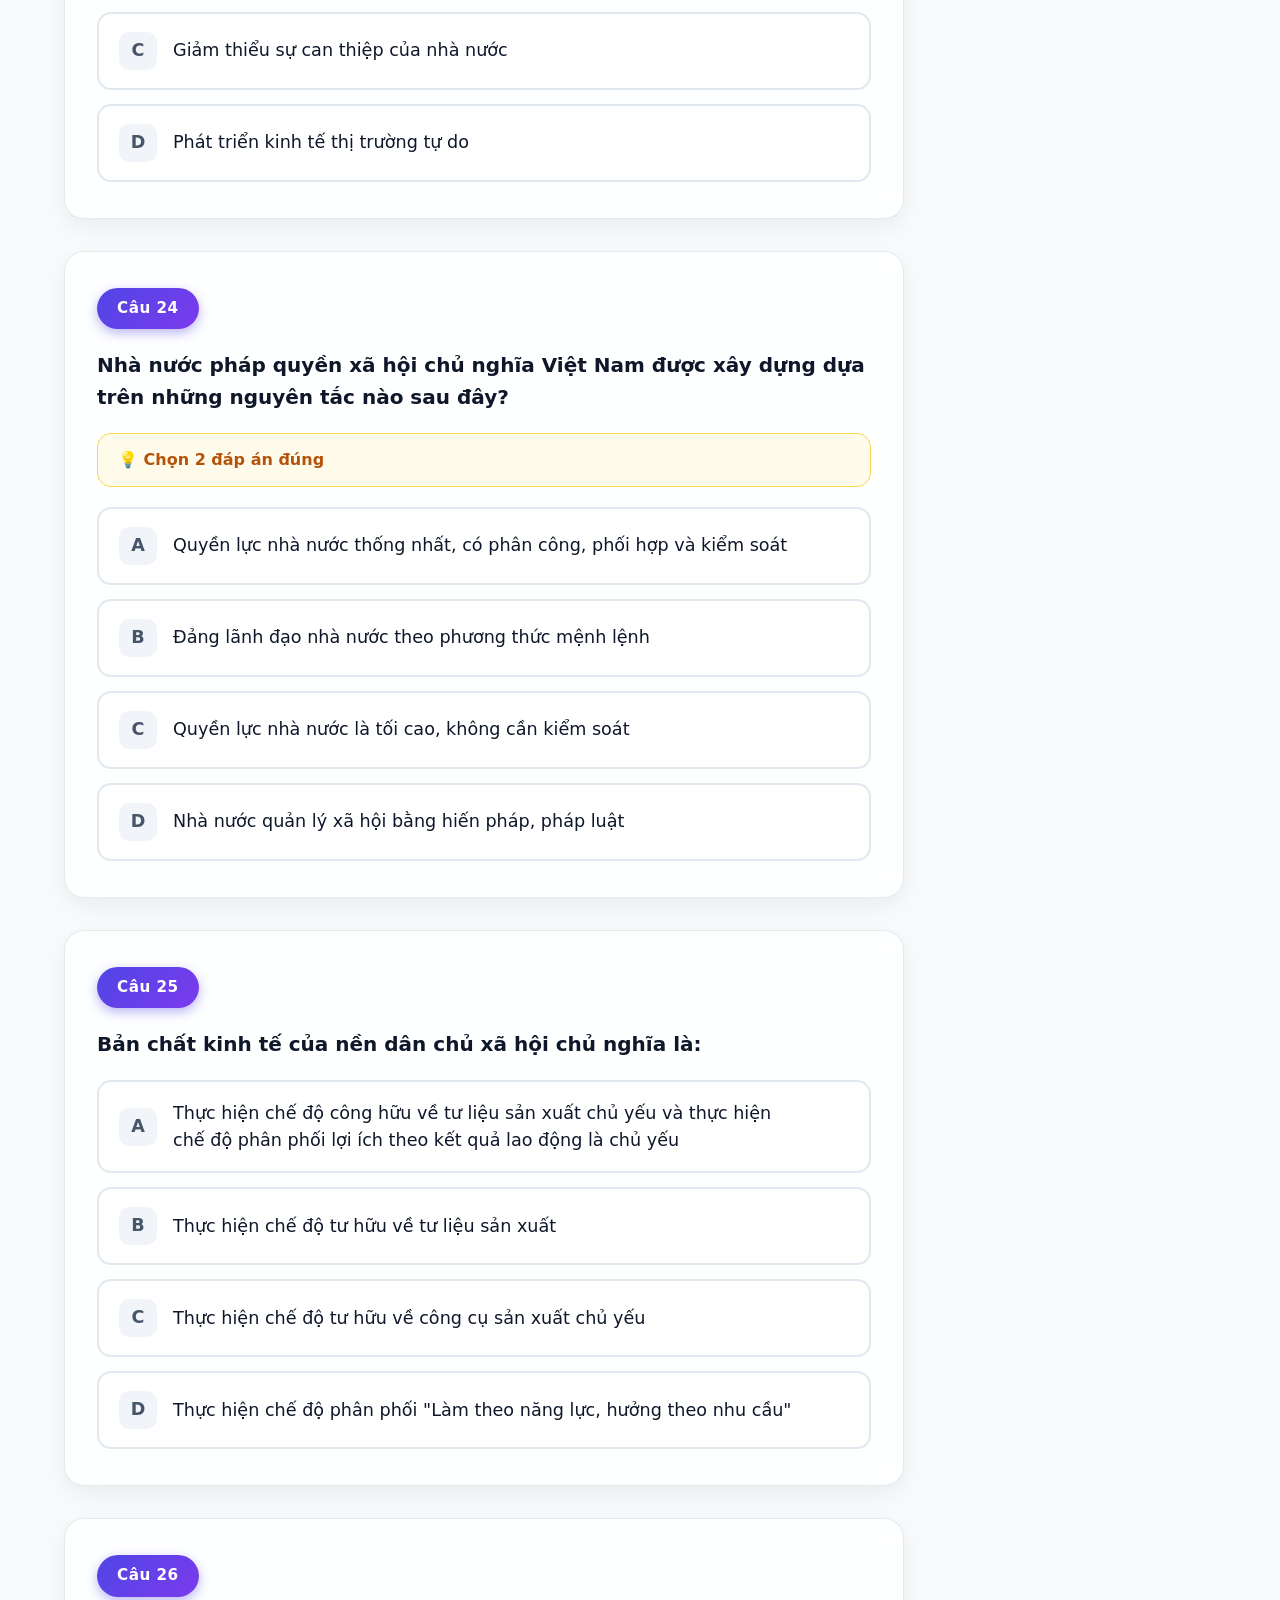
<file: bai3.html>
<!doctype html>
<html lang="vi">
  <head>
    <meta charset="UTF-8" />
    <meta name="viewport" content="width=device-width, initial-scale=1.0" />
    <title>Bài 3 - Ôn tập CNXHKH</title>
    <link rel="stylesheet" href="css/quiz.css" />
  </head>
  <body>
    <div class="quiz-page">
      <!-- TIÊU ĐỀ -->
      <header class="quiz-title-header">
        <h1>Bài 3 — Dân chủ xã hội chủ nghĩa và Nhà nước xã hội chủ nghĩa</h1>
        <p class="subtitle">28 câu hỏi trắc nghiệm</p>
      </header>

      <!-- BODY: NỘI DUNG + NÚT TỔNG KẾT -->
      <div class="quiz-body">
        <div class="quiz-content">
          <div id="quizContainer"></div>
        </div>

        <aside class="quiz-actions-sidebar">
          <button class="summary-btn" id="summaryBtn">
            📈 Tổng kết kết quả
          </button>
        </aside>
      </div>
    </div>

    <!-- MODAL KẾT QUẢ -->
    <div class="modal-overlay" id="resultModal">
      <div class="modal">
        <div class="modal-content">
          <div class="modal-emoji" id="modalEmoji">🎉</div>
          <h2 id="modalTitle">Kết quả của bạn</h2>
          <p class="modal-sub" id="modalSub">
            Cùng xem bạn làm được bao nhiêu nhé!
          </p>

          <div class="score-circle">
            <svg viewBox="0 0 160 160">
              <defs>
                <linearGradient
                  id="gradient"
                  x1="0%"
                  y1="0%"
                  x2="100%"
                  y2="100%"
                >
                  <stop offset="0%" stop-color="#6366f1" />
                  <stop offset="100%" stop-color="#8b5cf6" />
                </linearGradient>
              </defs>
              <circle class="bg-circle" cx="80" cy="80" r="70" />
              <circle
                class="progress-circle"
                cx="80"
                cy="80"
                r="70"
                id="scoreCircle"
              />
            </svg>
            <div class="score-percent">
              <span class="number" id="scoreNumber">0%</span>
              <span class="label" id="scoreLabel">0/28 câu</span>
            </div>
          </div>

          <div class="score-details">
            <div class="score-detail-item correct">
              <div class="value" id="modalCorrect">0</div>
              <div class="label">Đúng</div>
            </div>
            <div class="score-detail-item wrong">
              <div class="value" id="modalWrong">0</div>
              <div class="label">Sai</div>
            </div>
            <div class="score-detail-item total">
              <div class="value" id="modalTotal">0</div>
              <div class="label">Tổng</div>
            </div>
          </div>

          <div class="modal-actions">
            <a href="index.html" class="modal-btn secondary">🏠 Trang chủ</a>
            <button class="modal-btn primary" onclick="location.reload()">
              🔄 Làm lại
            </button>
          </div>
        </div>
      </div>
    </div>

    <!-- SCRIPTS -->
    <script src="js/bai3-data.js"></script>
    <script src="js/quiz-engine.js"></script>
  </body>
</html>
</file>
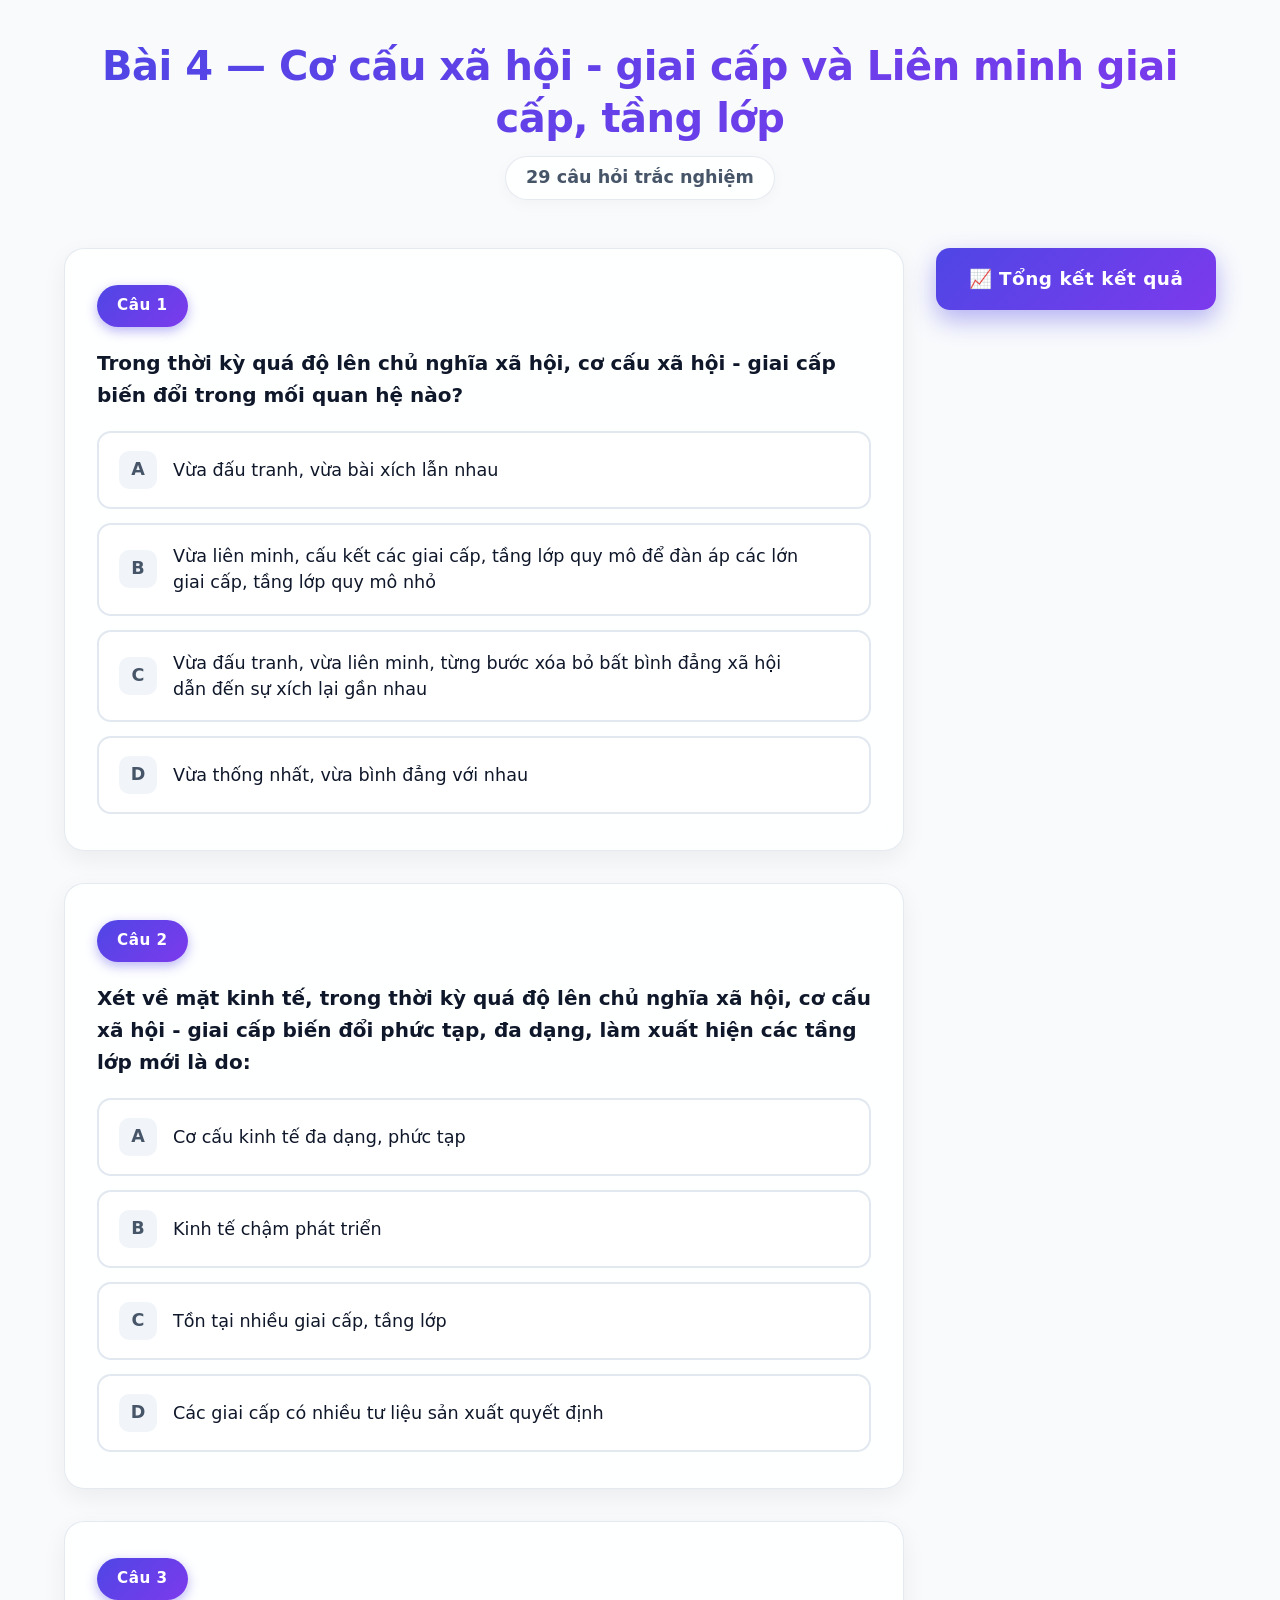
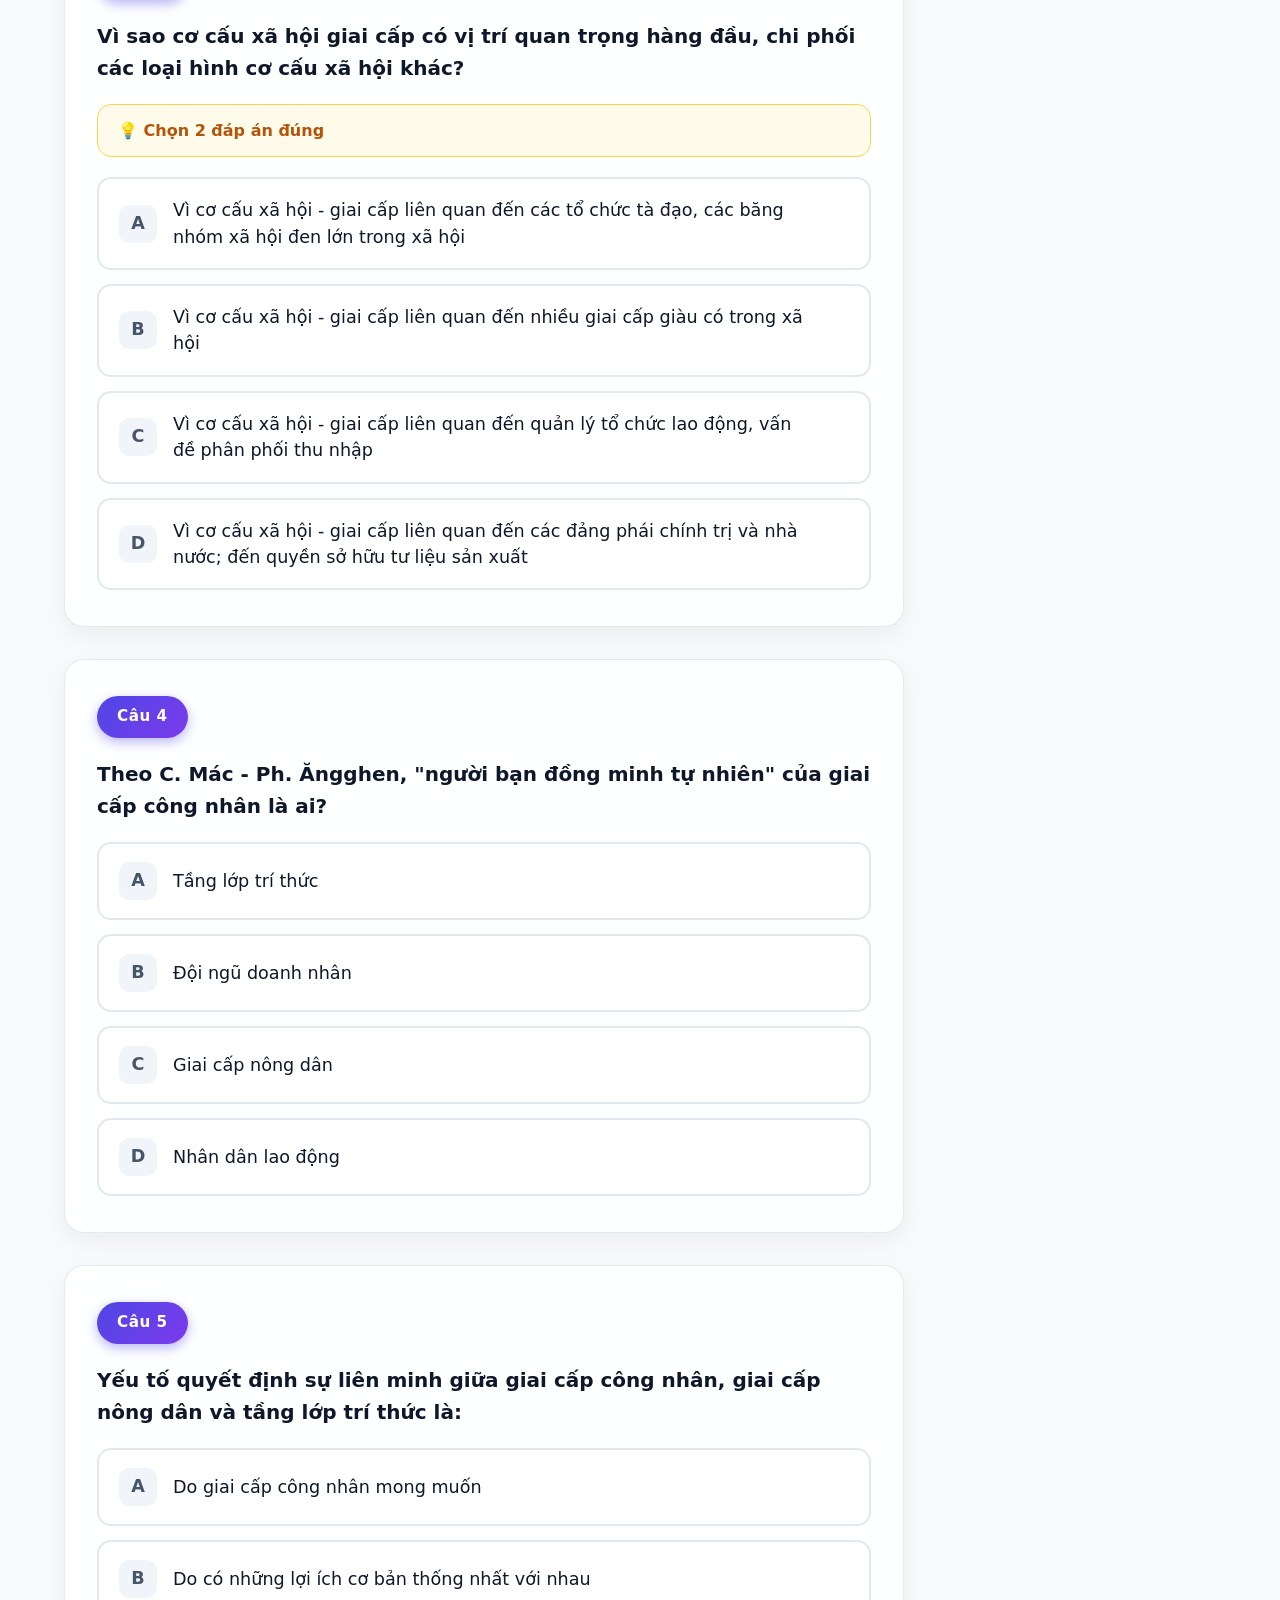
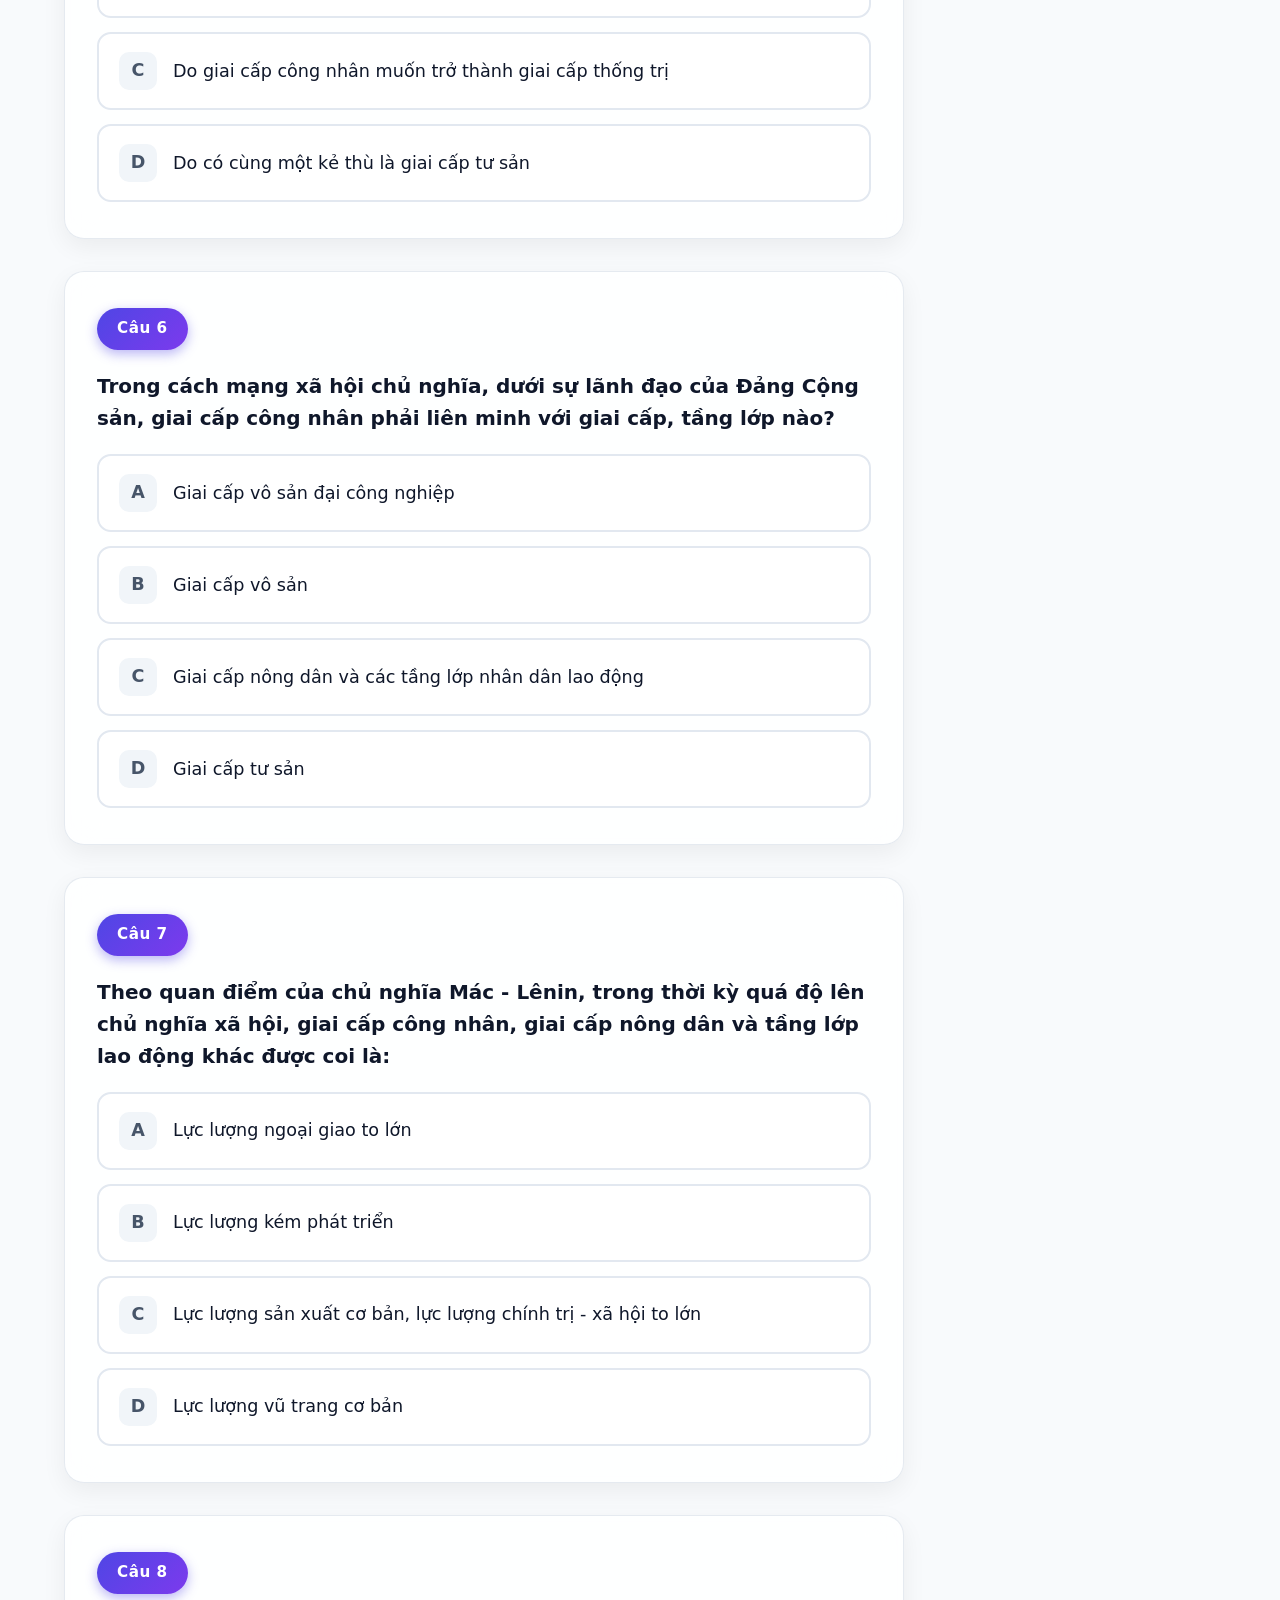
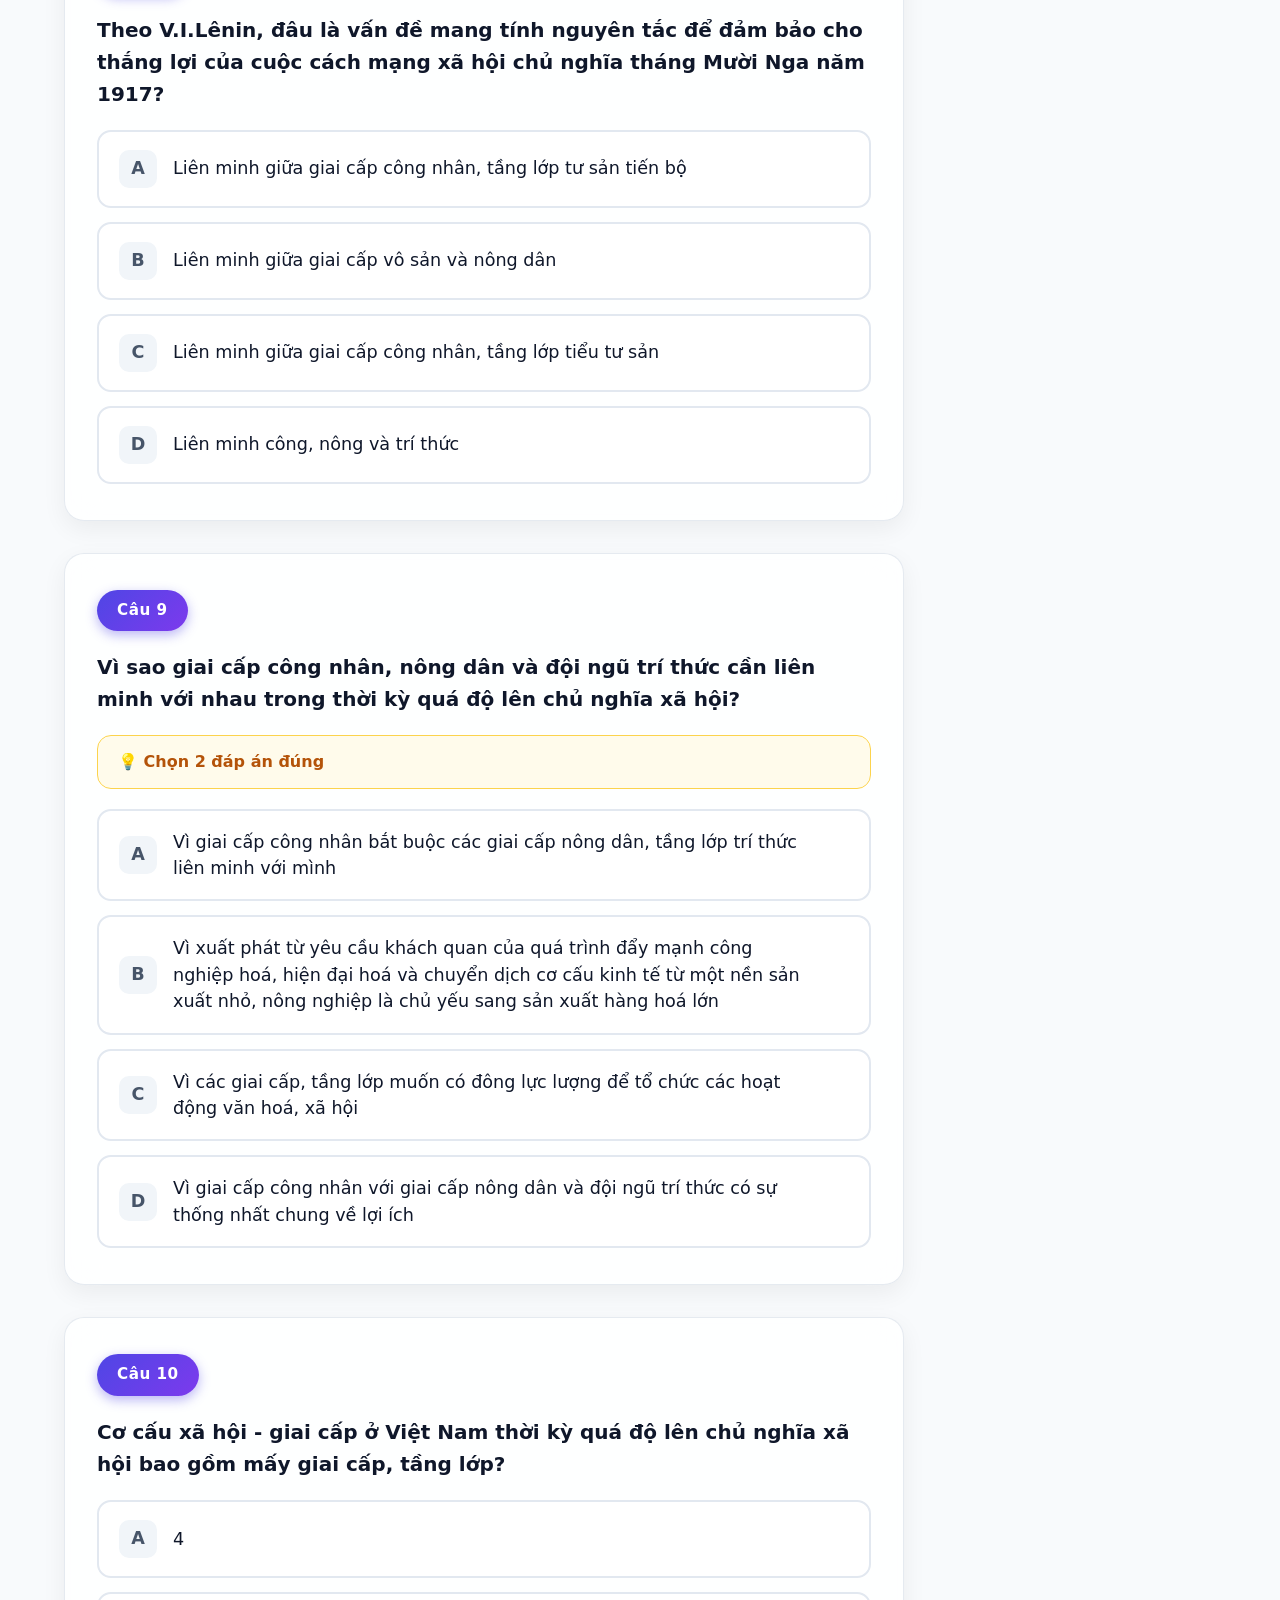
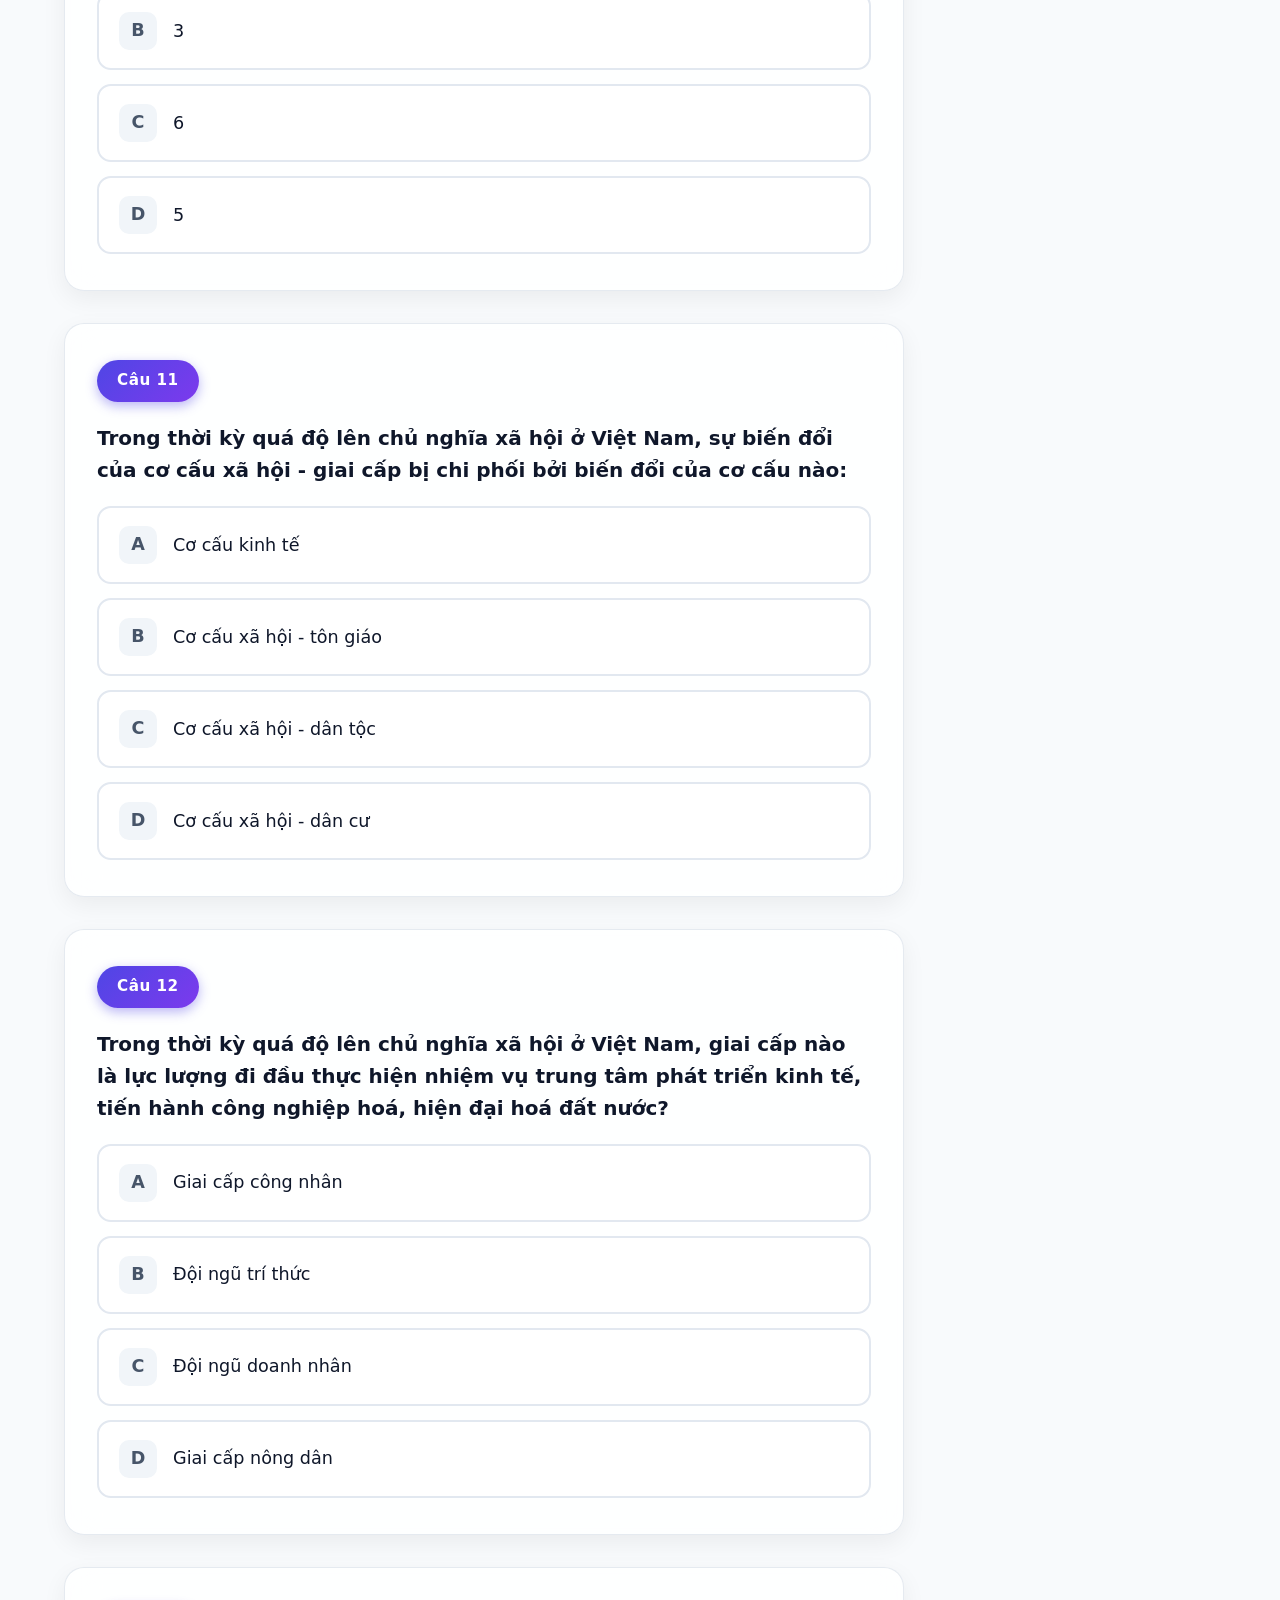
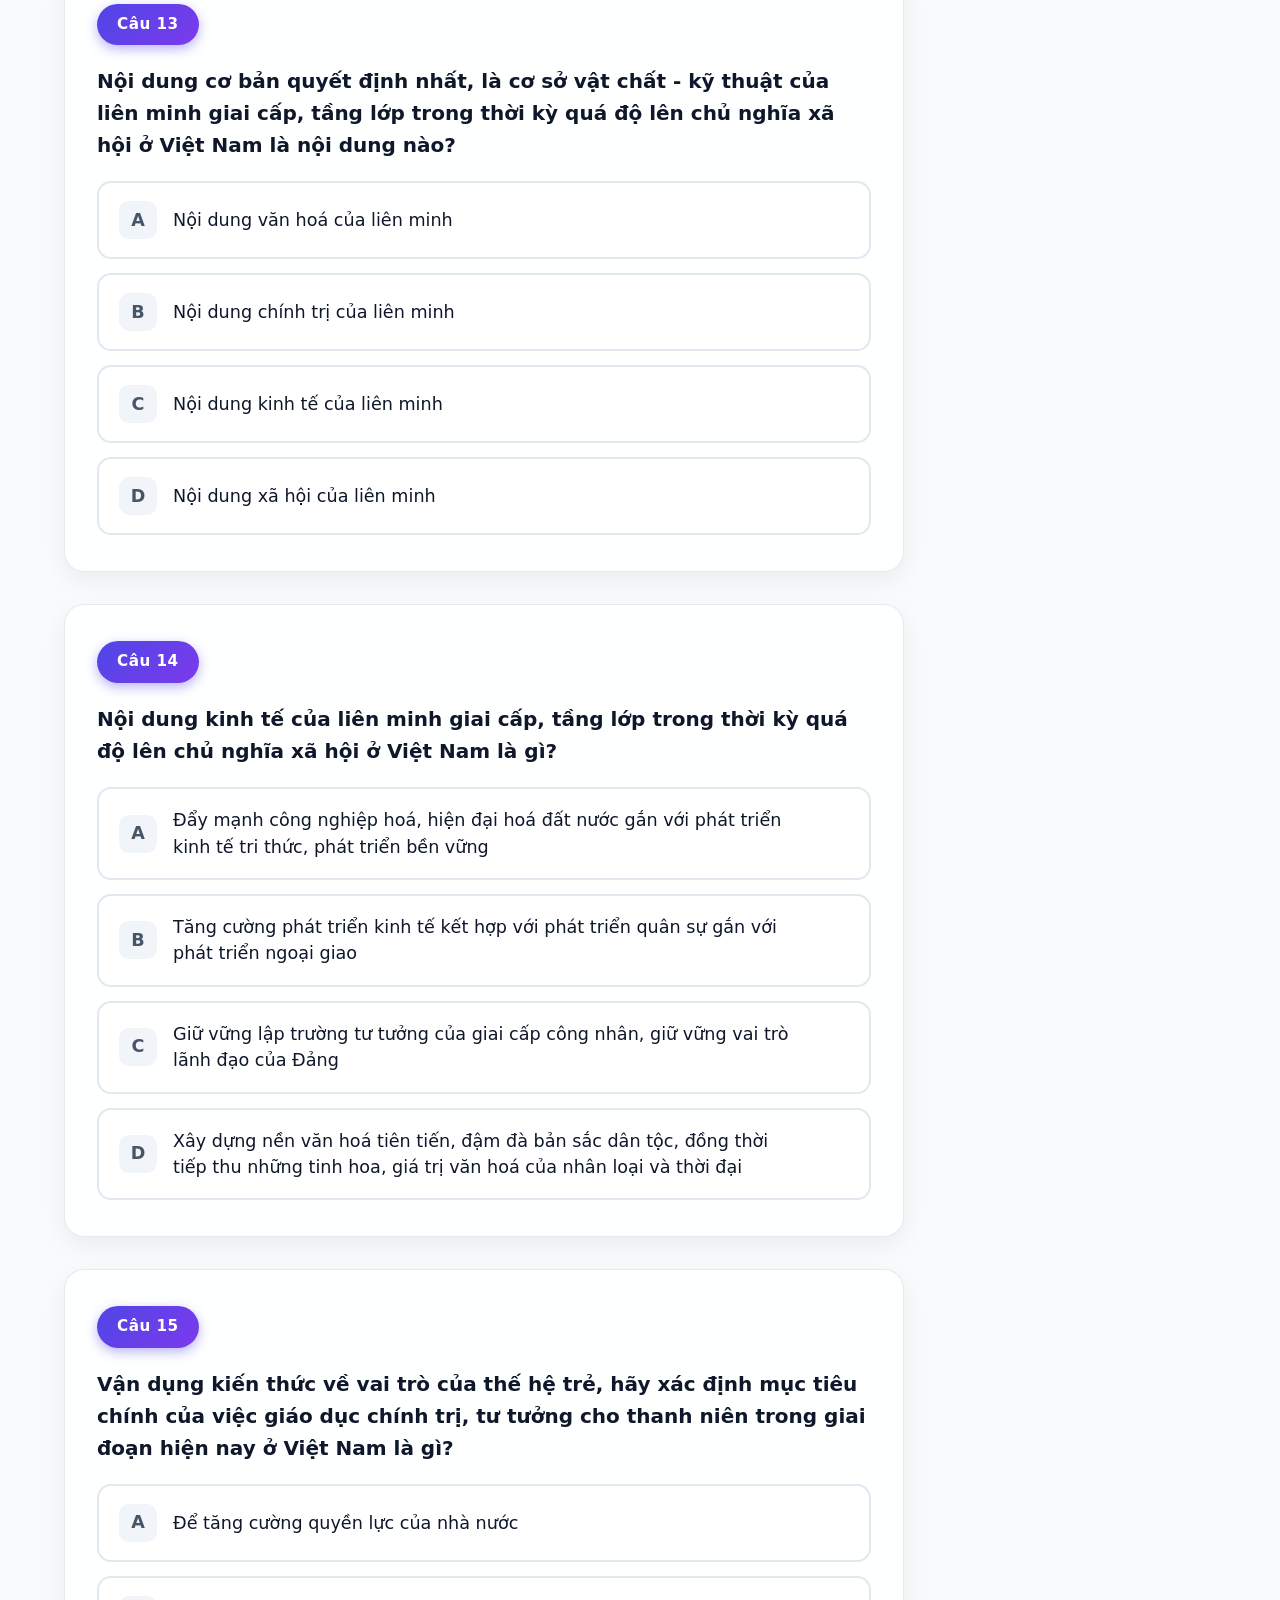
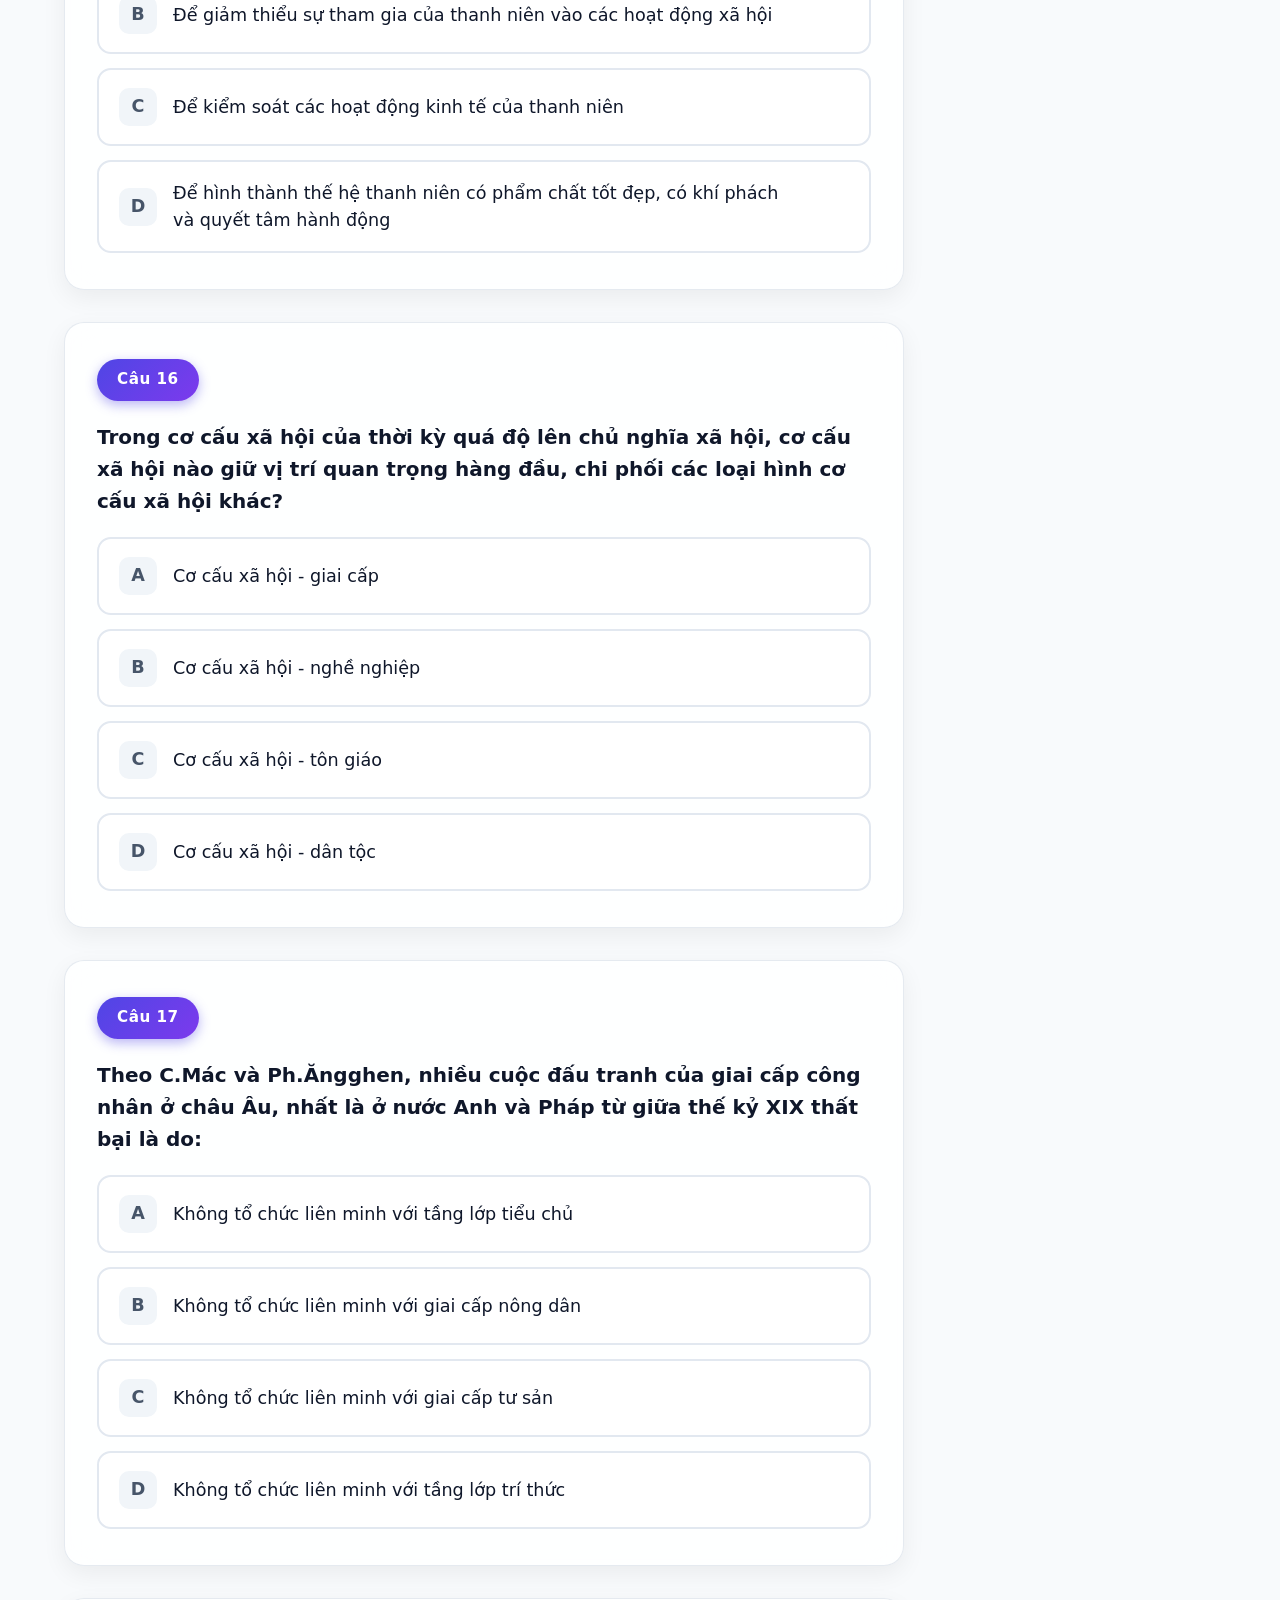
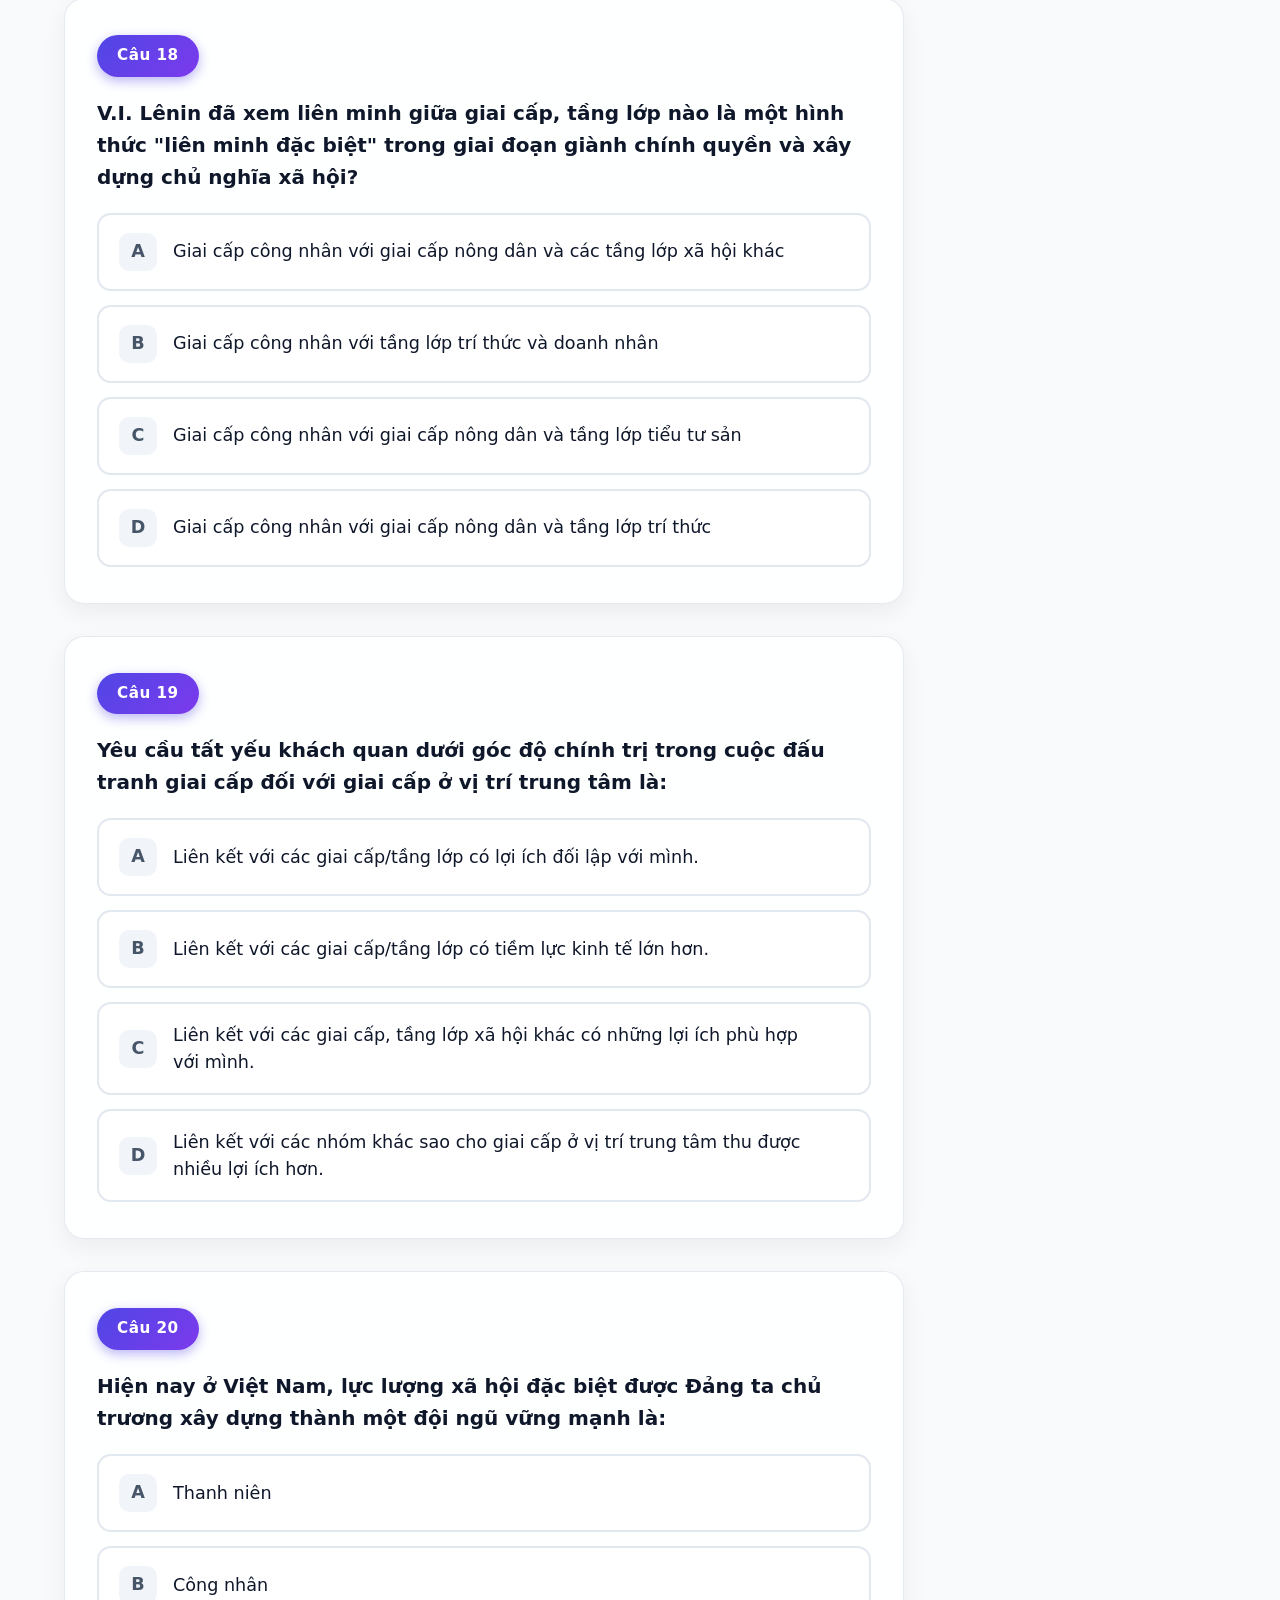
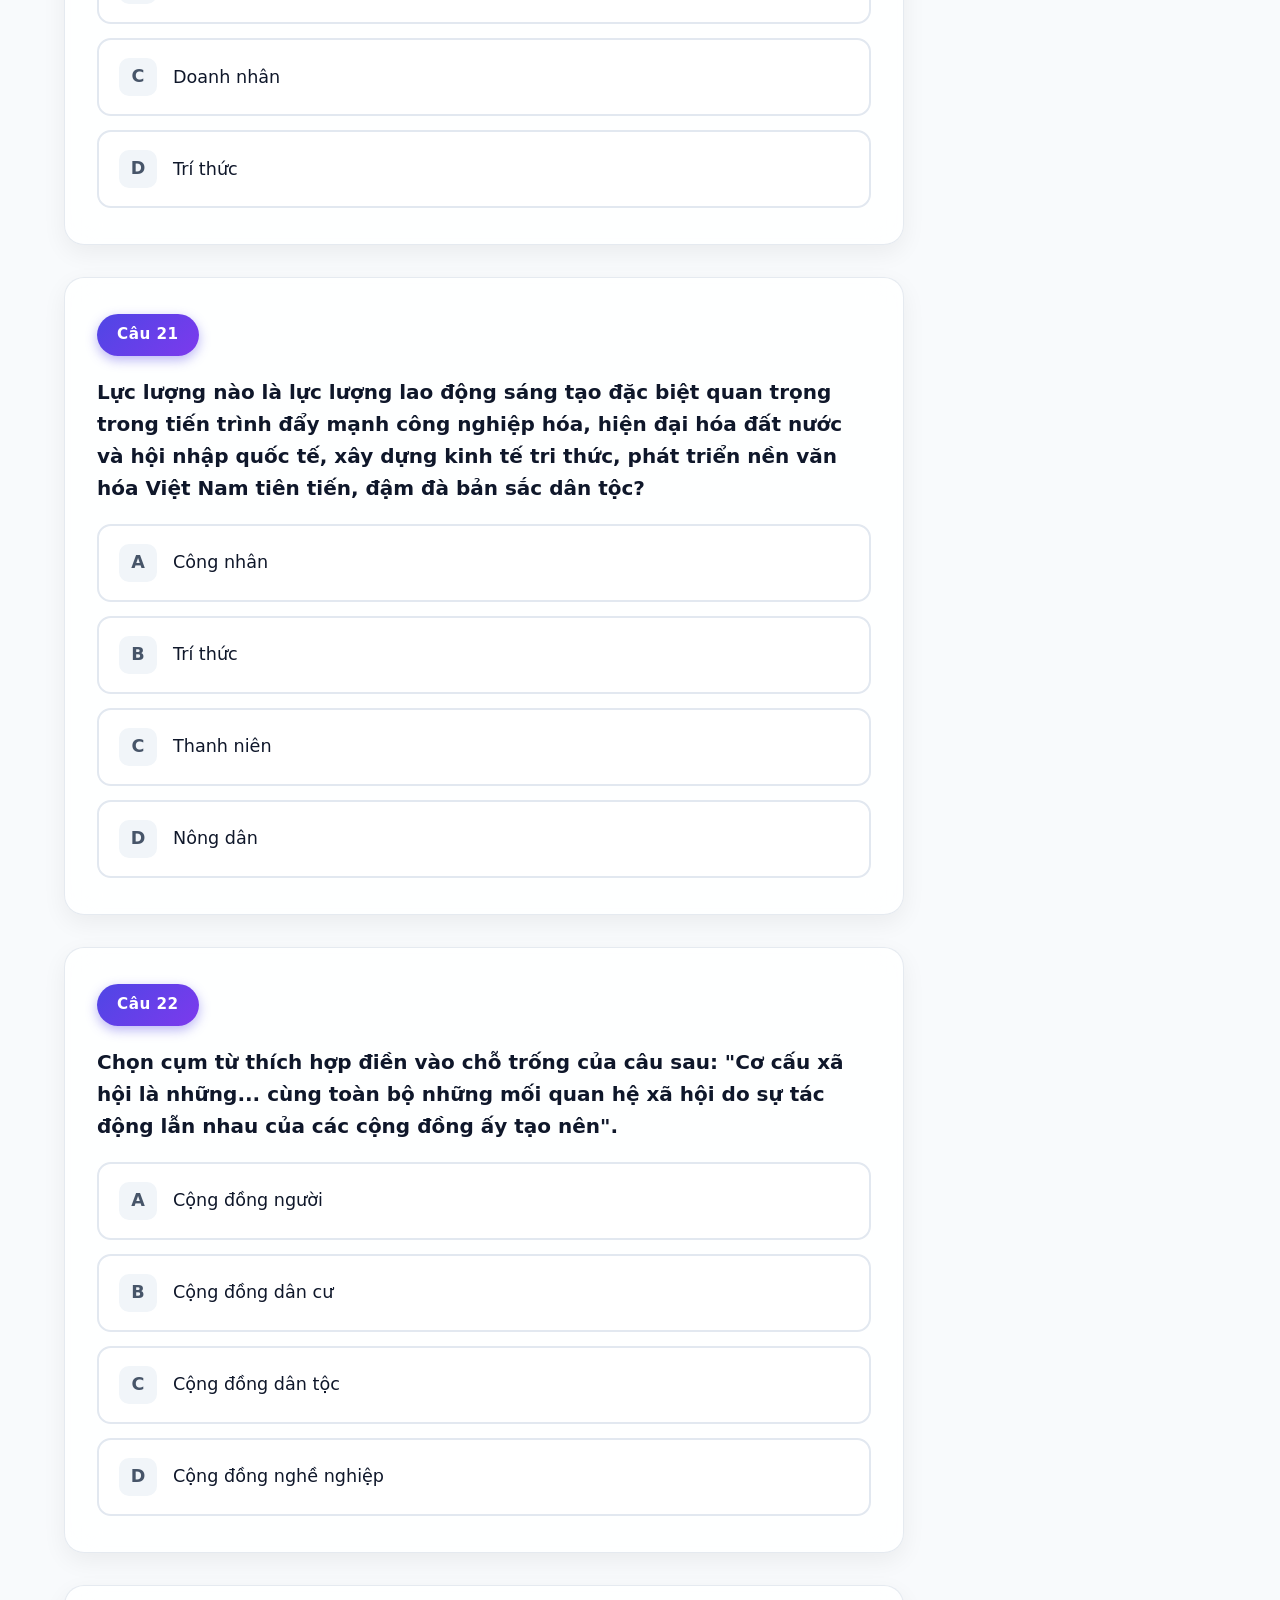
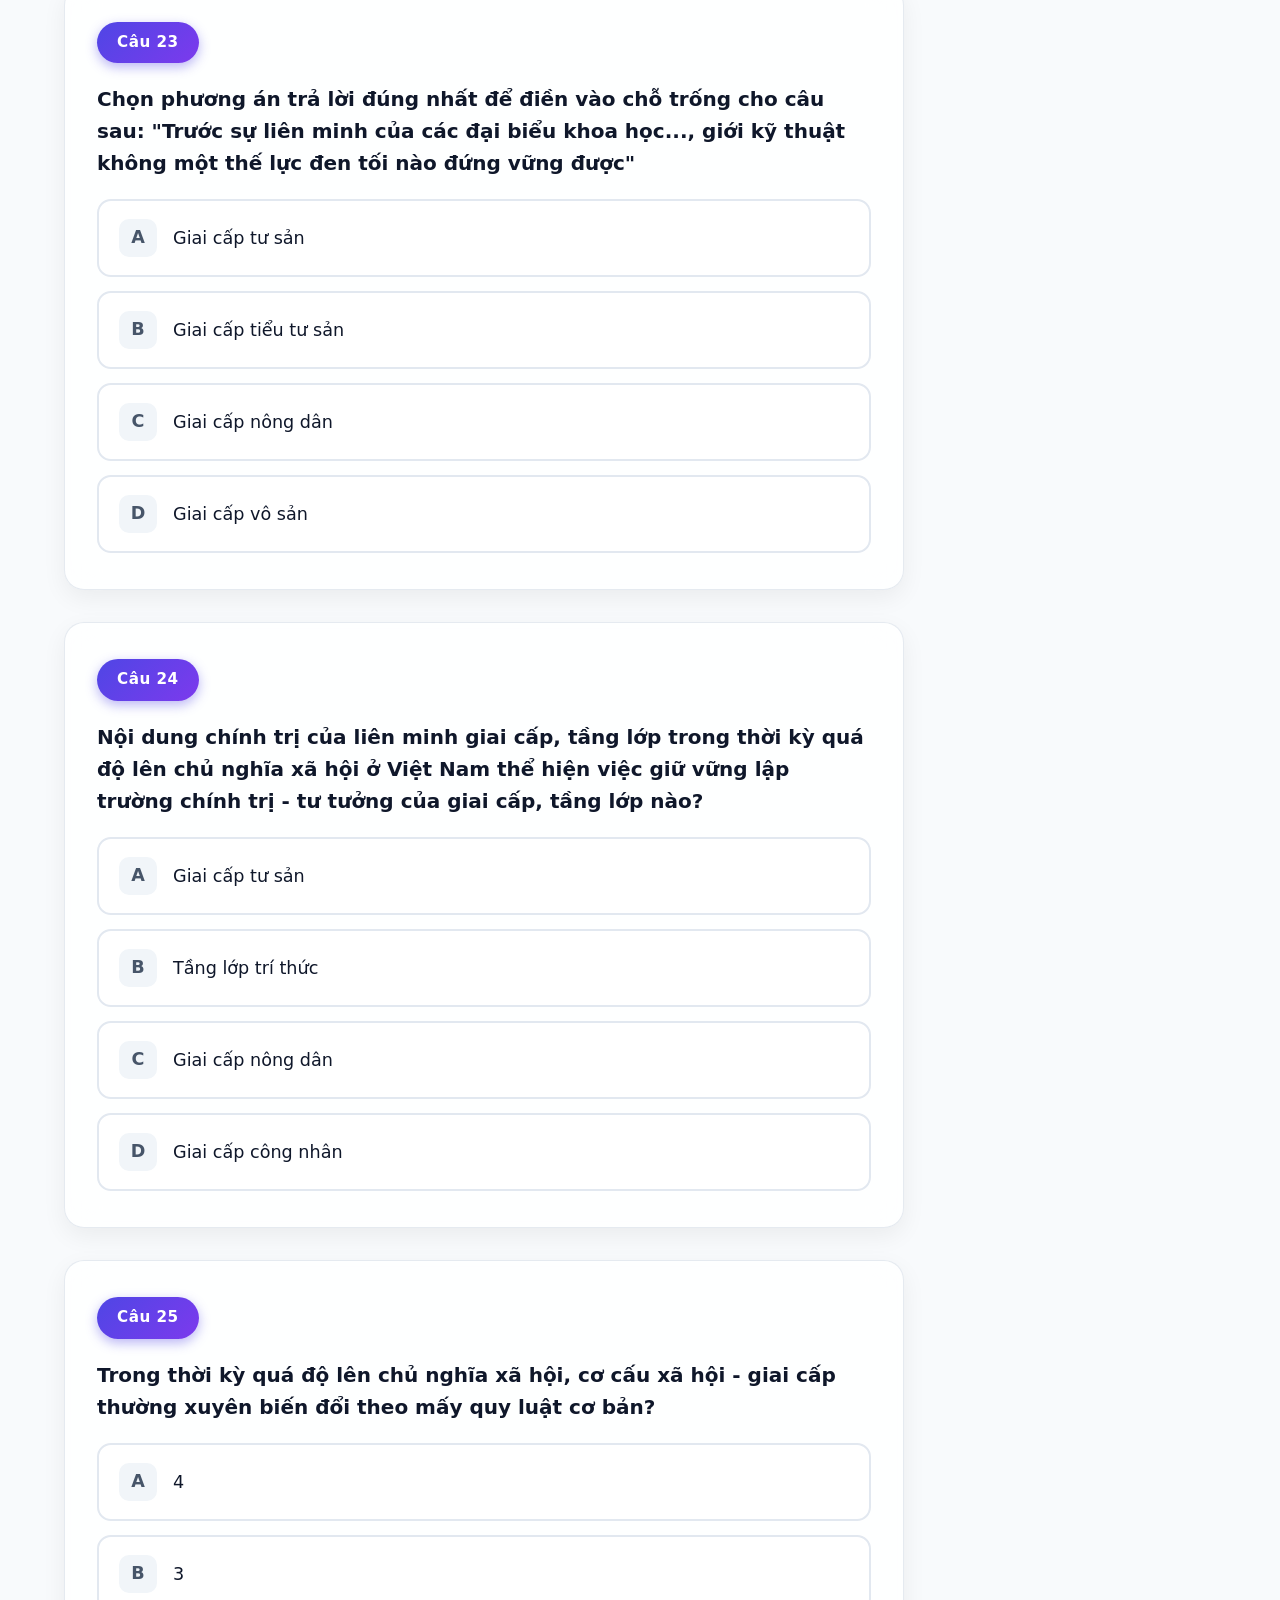
<file: bai4.html>
<!doctype html>
<html lang="vi">
  <head>
    <meta charset="UTF-8" />
    <meta name="viewport" content="width=device-width, initial-scale=1.0" />
    <title>Bài 4 - Ôn tập CNXHKH</title>
    <link rel="stylesheet" href="css/quiz.css" />
  </head>
  <body>
    <div class="quiz-page">
      <header class="quiz-title-header">
        <h1>
          Bài 4 — Cơ cấu xã hội - giai cấp và Liên minh giai cấp, tầng lớp
        </h1>
        <p class="subtitle">29 câu hỏi trắc nghiệm</p>
      </header>

      <div class="quiz-body">
        <div class="quiz-content">
          <div id="quizContainer"></div>
        </div>

        <aside class="quiz-actions-sidebar">
          <button class="summary-btn" id="summaryBtn">
            📈 Tổng kết kết quả
          </button>
        </aside>
      </div>
    </div>

    <!-- MODAL KẾT QUẢ -->
    <div class="modal-overlay" id="resultModal">
      <div class="modal">
        <div class="modal-content">
          <div class="modal-emoji" id="modalEmoji">🎉</div>
          <h2 id="modalTitle">Kết quả của bạn</h2>
          <p class="modal-sub" id="modalSub">
            Cùng xem bạn làm được bao nhiêu nhé!
          </p>

          <div class="score-circle">
            <svg viewBox="0 0 160 160">
              <defs>
                <linearGradient
                  id="gradient"
                  x1="0%"
                  y1="0%"
                  x2="100%"
                  y2="100%"
                >
                  <stop offset="0%" stop-color="#6366f1" />
                  <stop offset="100%" stop-color="#8b5cf6" />
                </linearGradient>
              </defs>
              <circle class="bg-circle" cx="80" cy="80" r="70" />
              <circle
                class="progress-circle"
                cx="80"
                cy="80"
                r="70"
                id="scoreCircle"
              />
            </svg>
            <div class="score-percent">
              <span class="number" id="scoreNumber">0%</span>
              <span class="label" id="scoreLabel">0/29 câu</span>
            </div>
          </div>

          <div class="score-details">
            <div class="score-detail-item correct">
              <div class="value" id="modalCorrect">0</div>
              <div class="label">Đúng</div>
            </div>
            <div class="score-detail-item wrong">
              <div class="value" id="modalWrong">0</div>
              <div class="label">Sai</div>
            </div>
            <div class="score-detail-item total">
              <div class="value" id="modalTotal">0</div>
              <div class="label">Tổng</div>
            </div>
          </div>

          <div class="modal-actions">
            <a href="index.html" class="modal-btn secondary">🏠 Trang chủ</a>
            <button class="modal-btn primary" onclick="location.reload()">
              🔄 Làm lại
            </button>
          </div>
        </div>
      </div>
    </div>

    <script src="js/bai4-data.js"></script>
    <script src="js/quiz-engine.js"></script>
  </body>
</html>
</file>
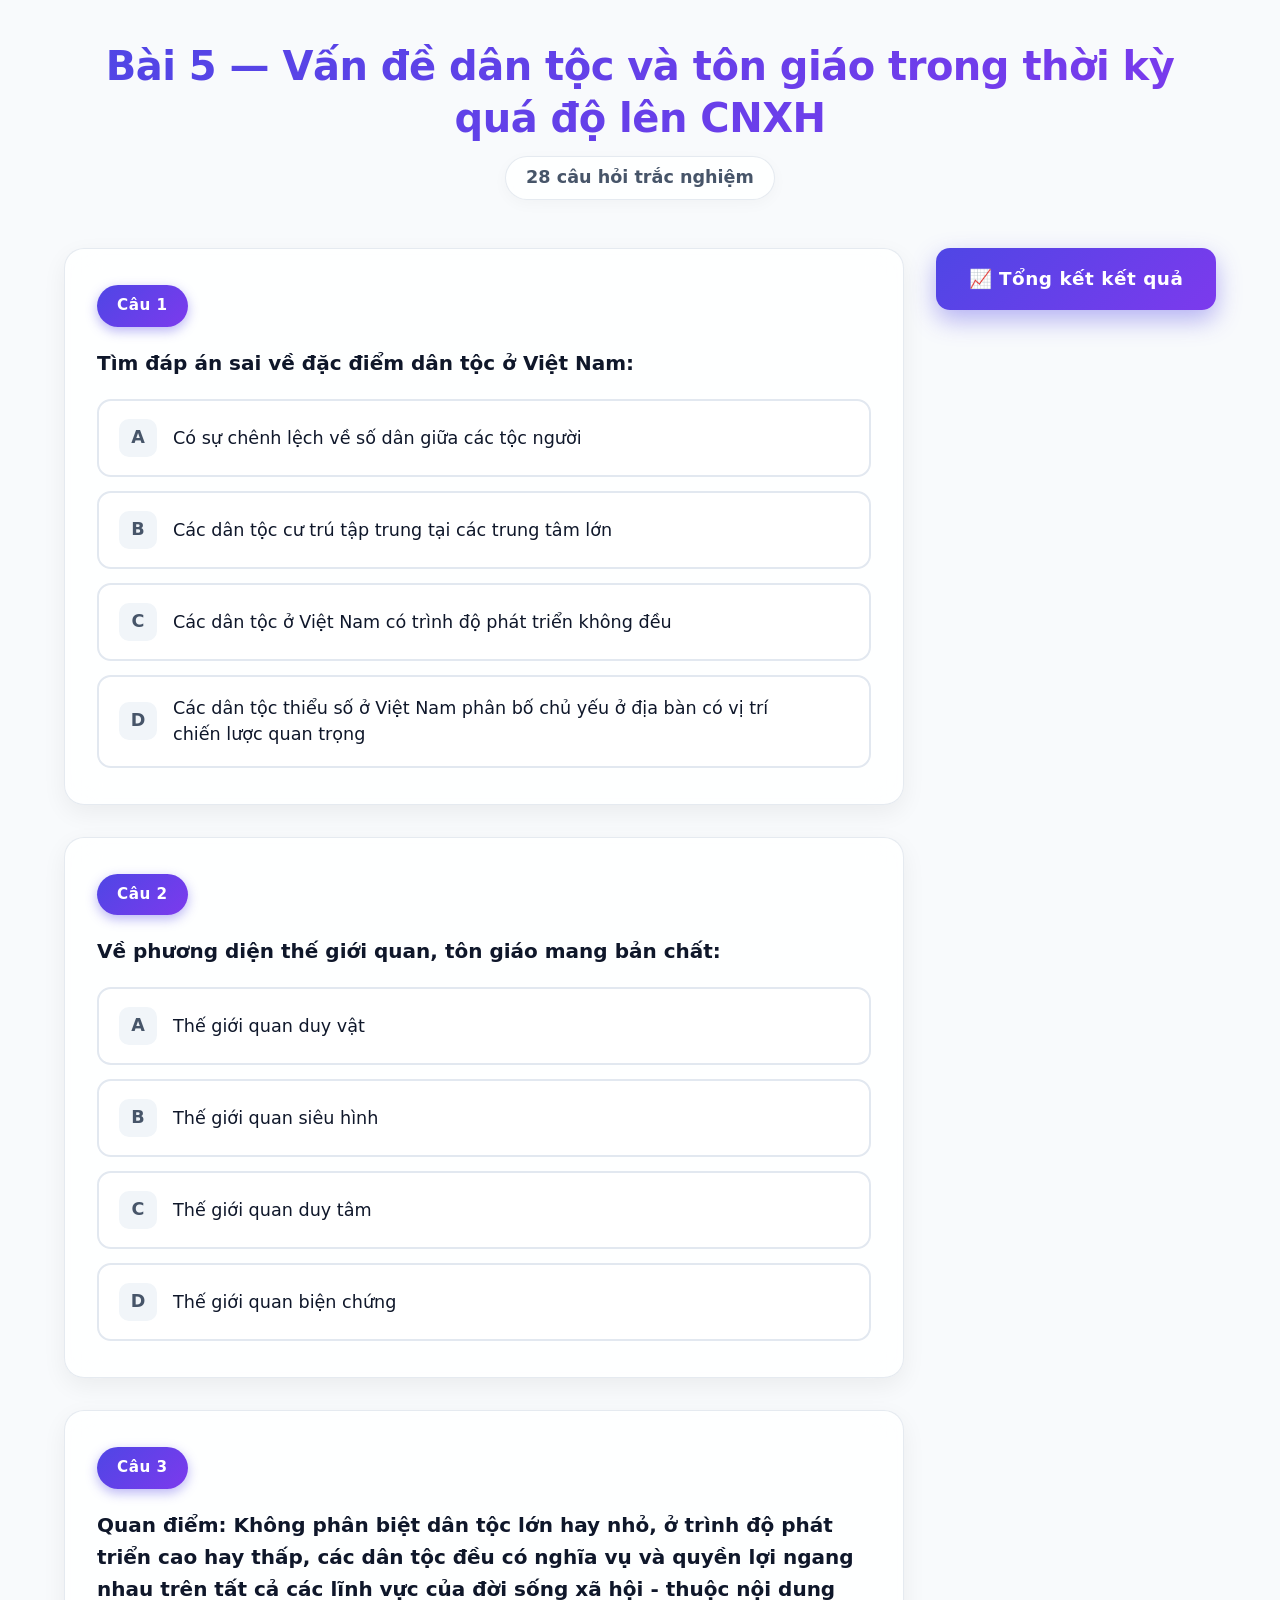
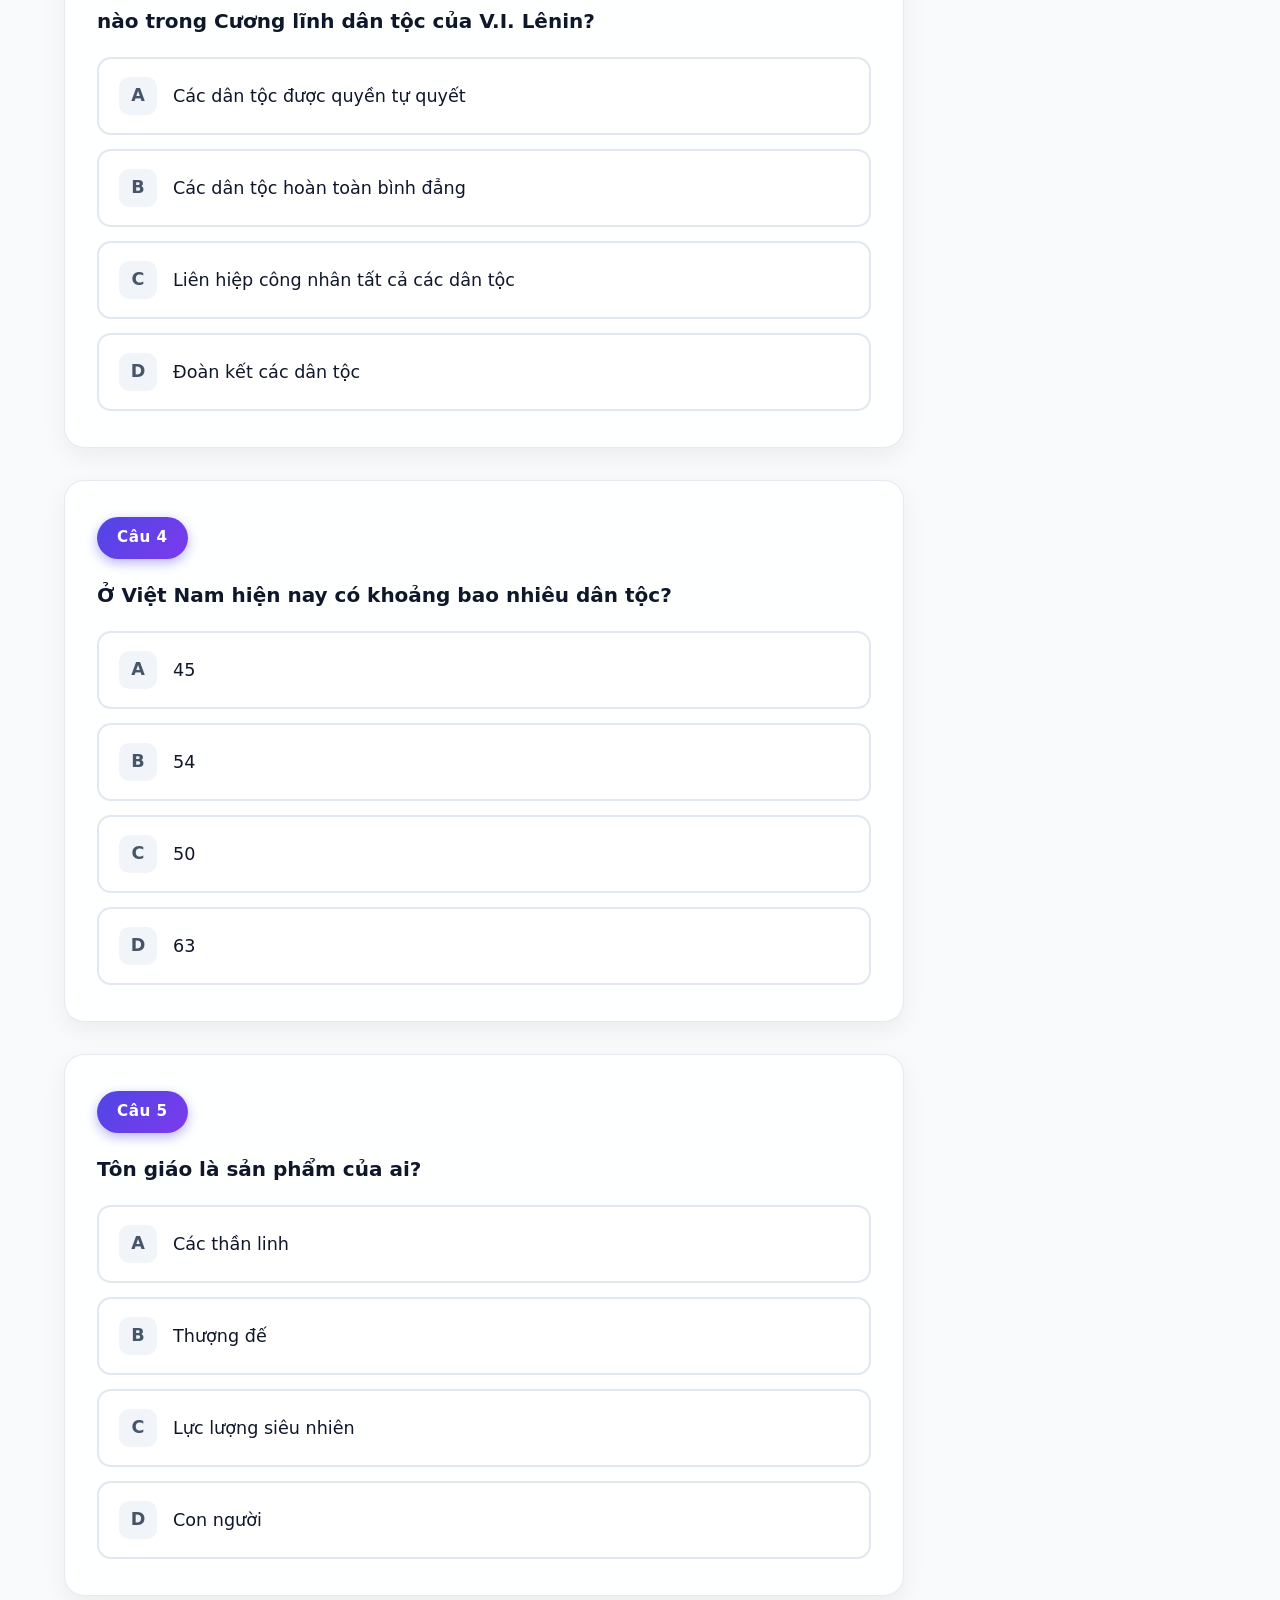
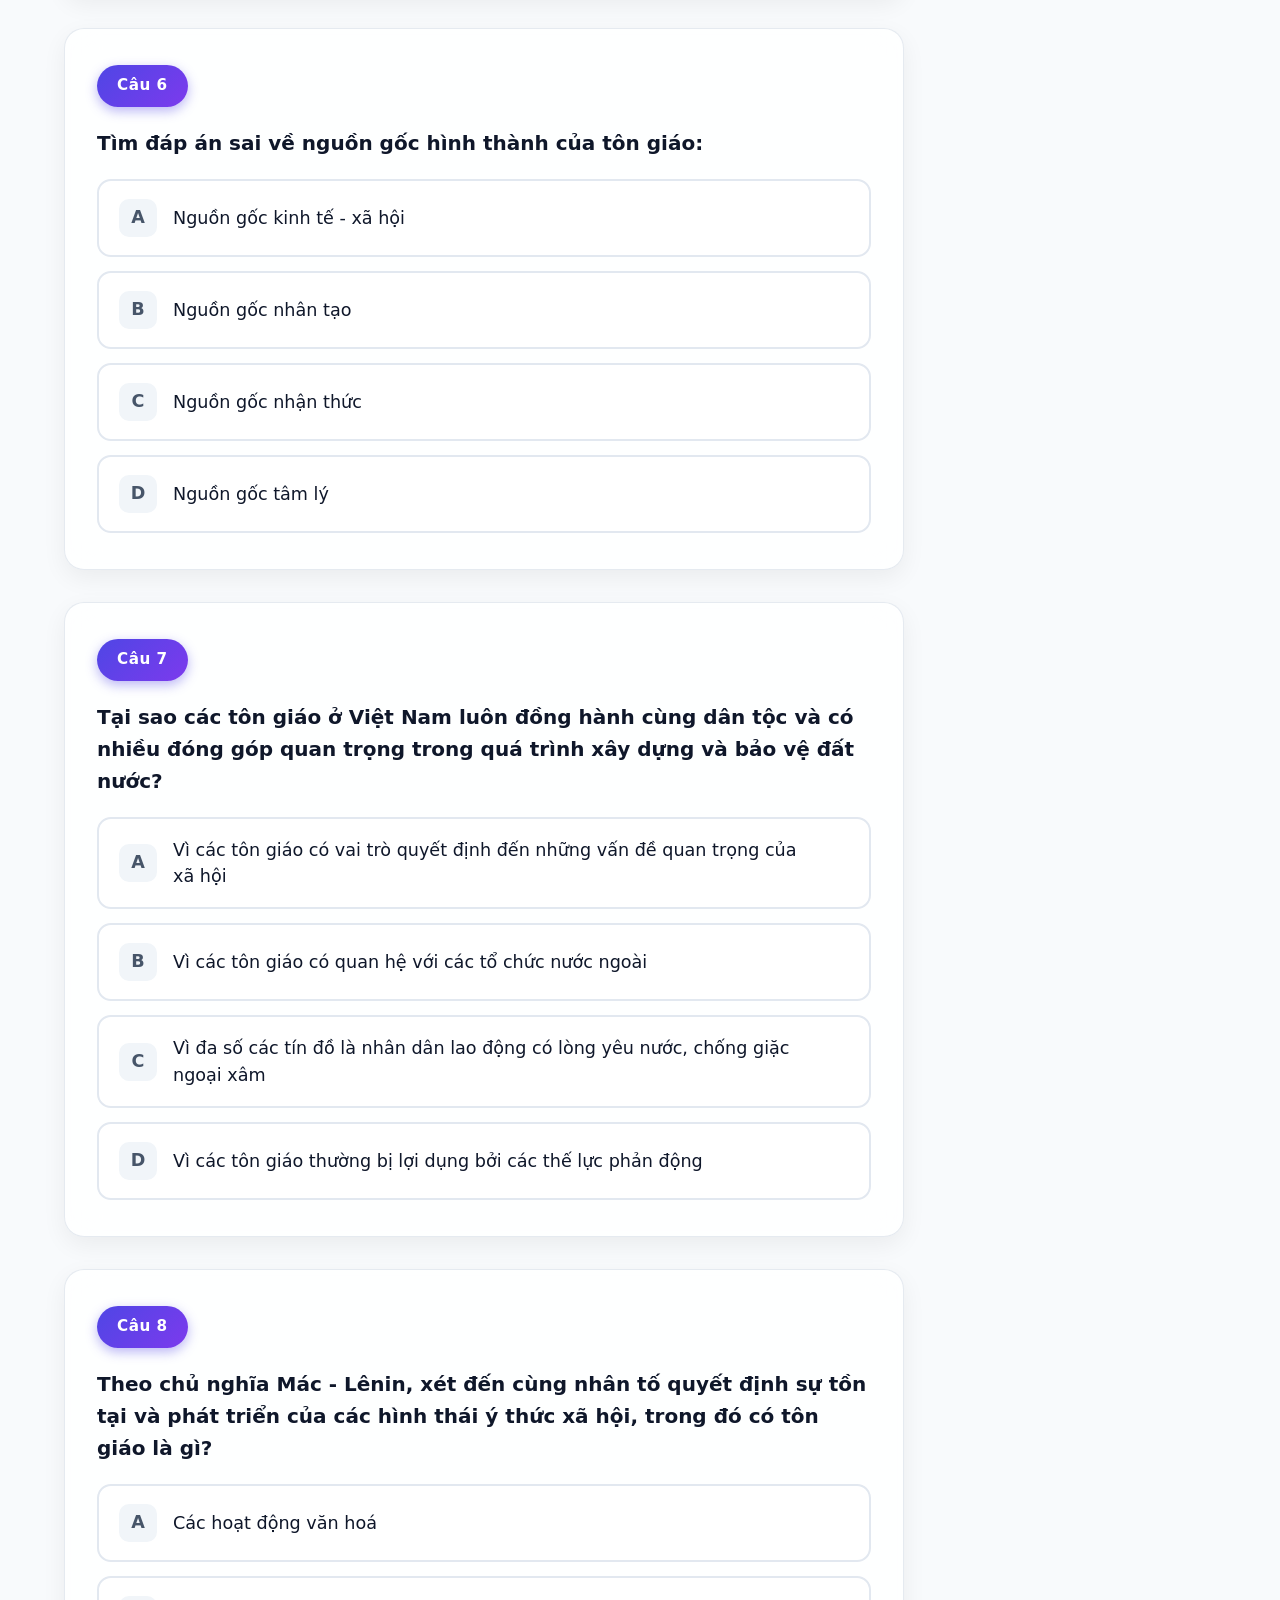
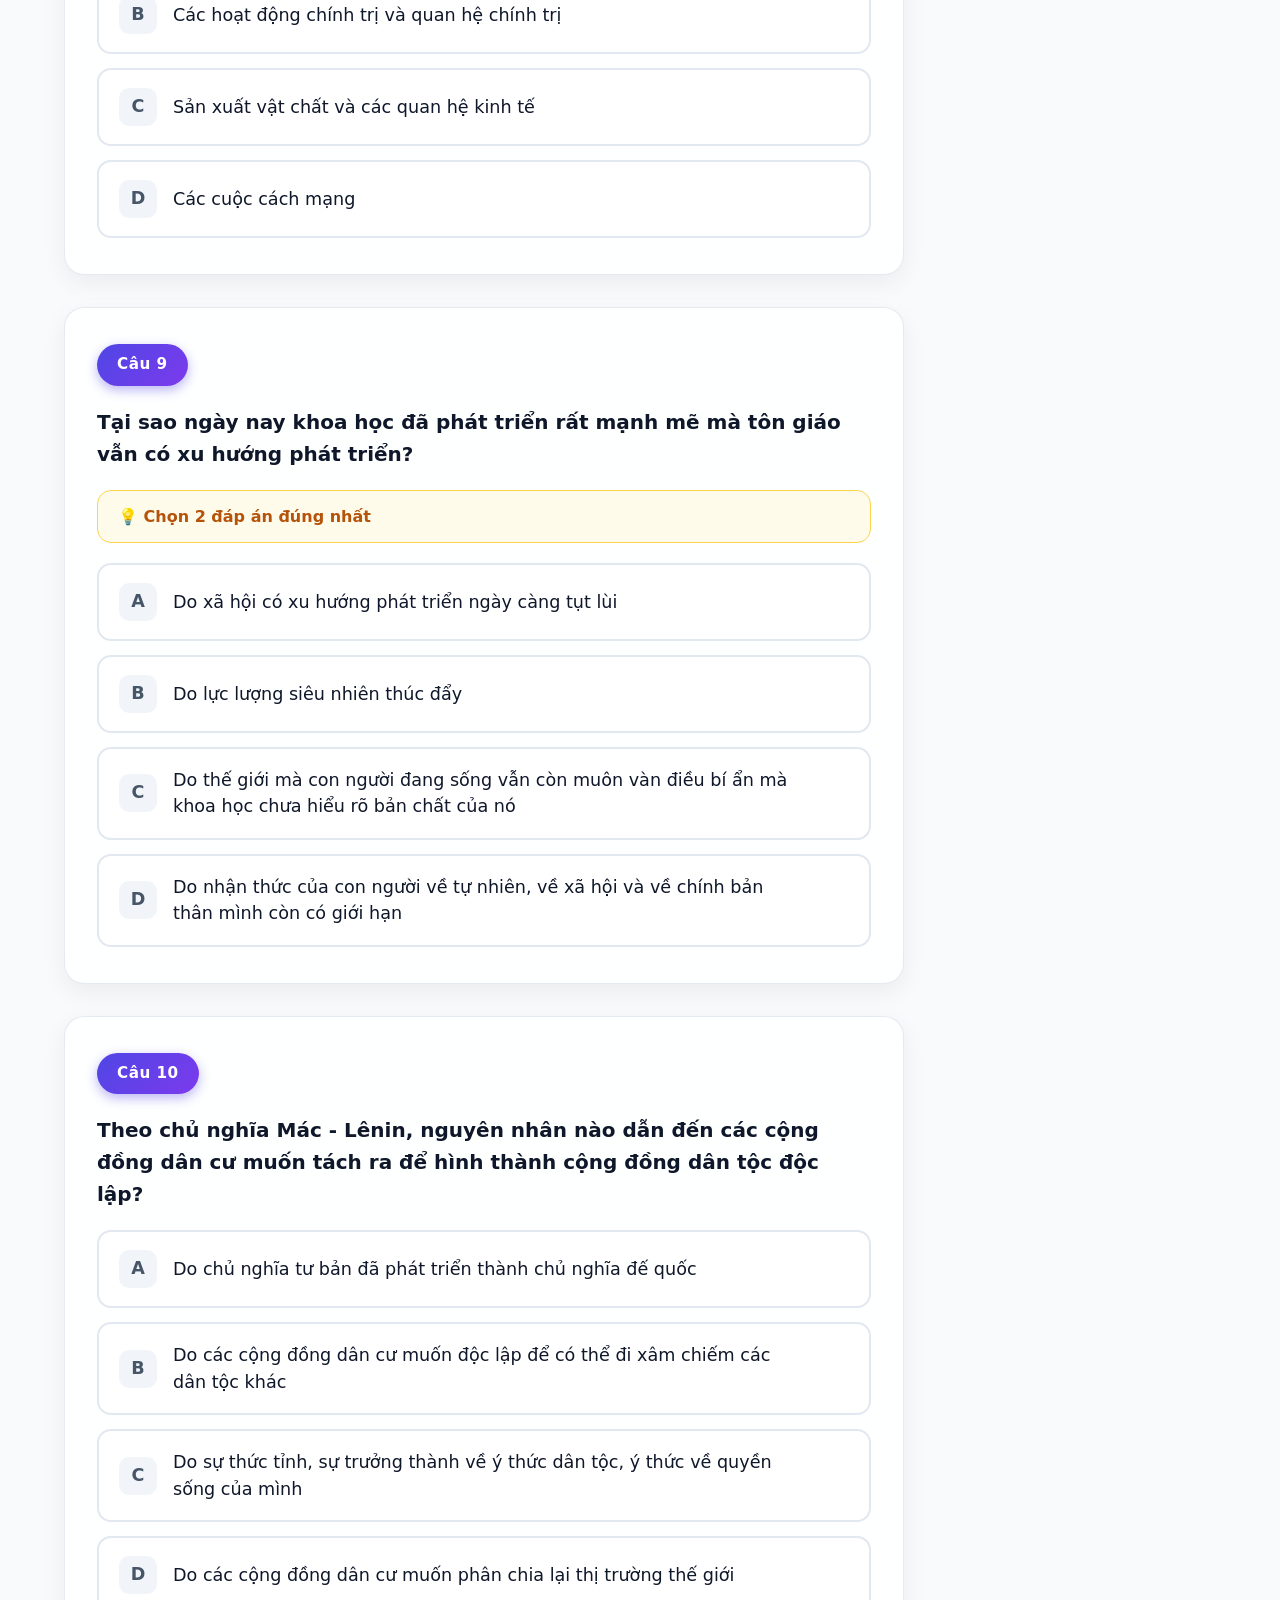
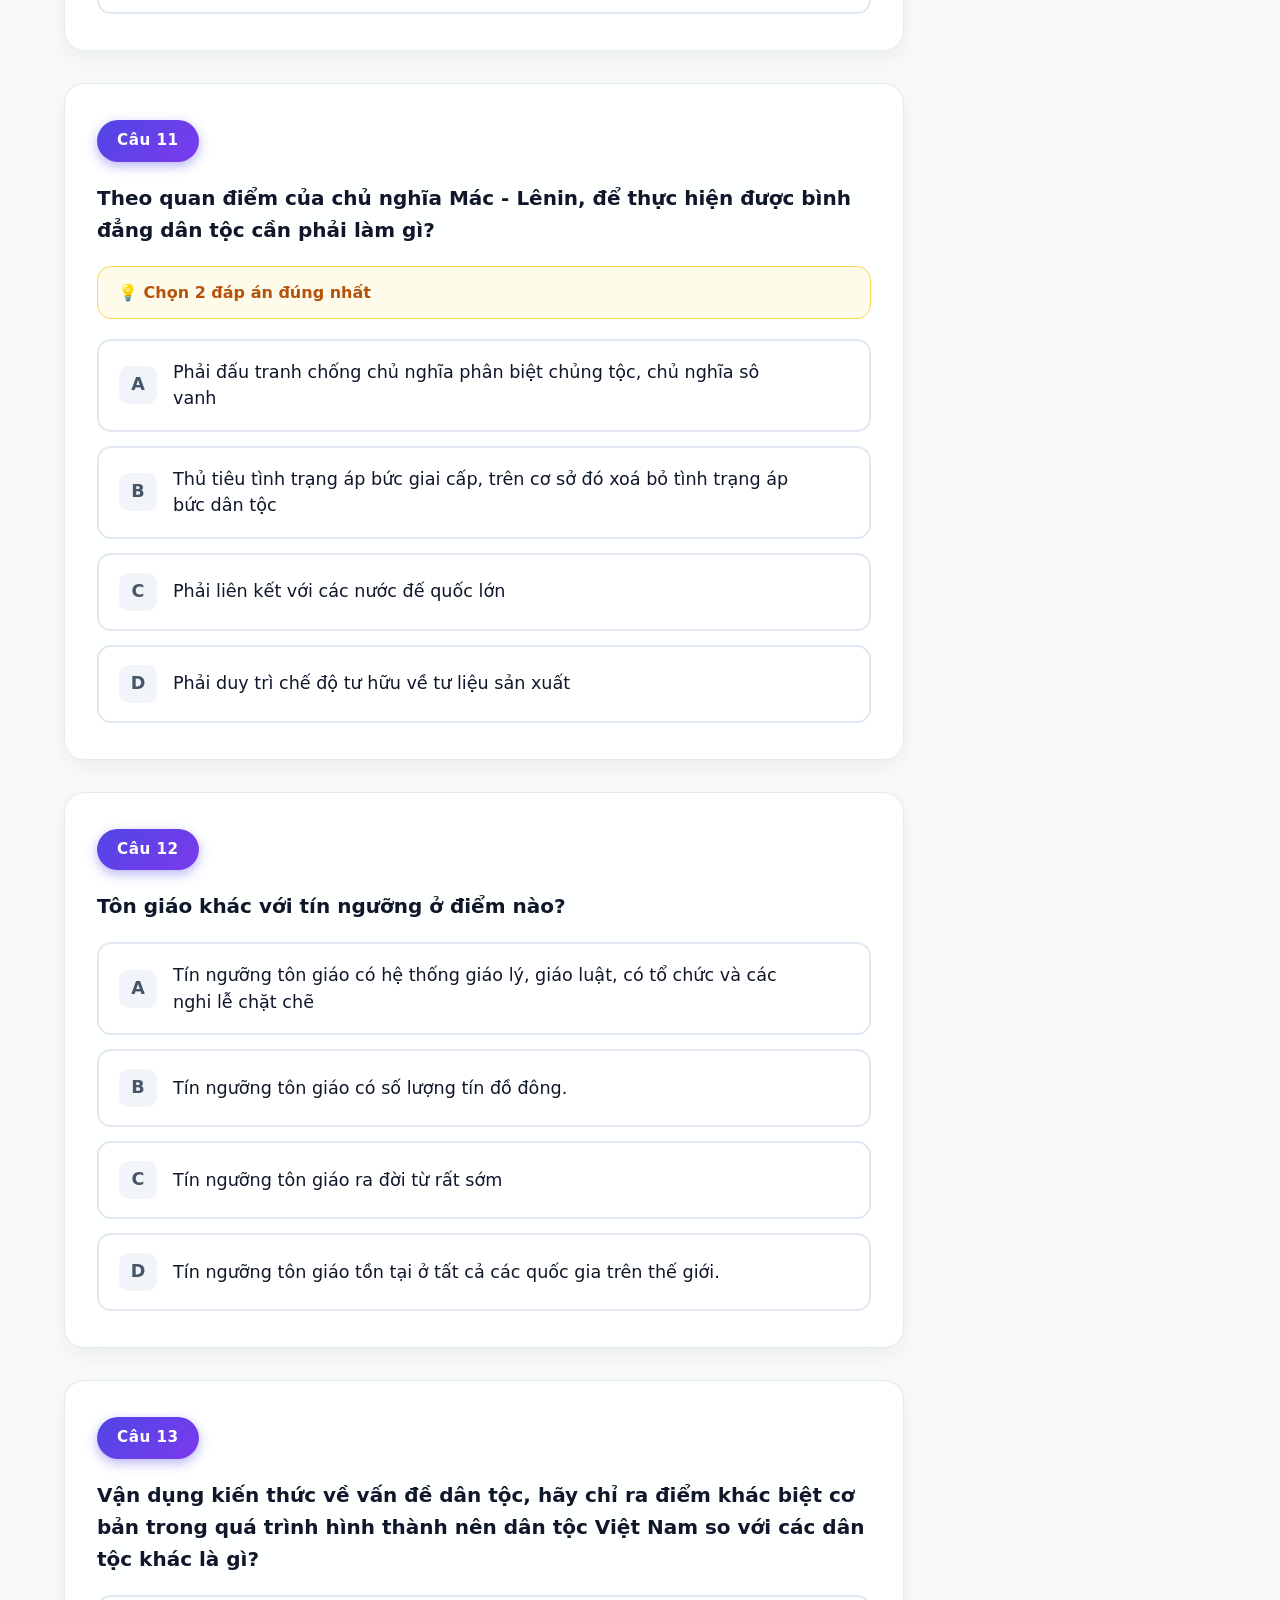
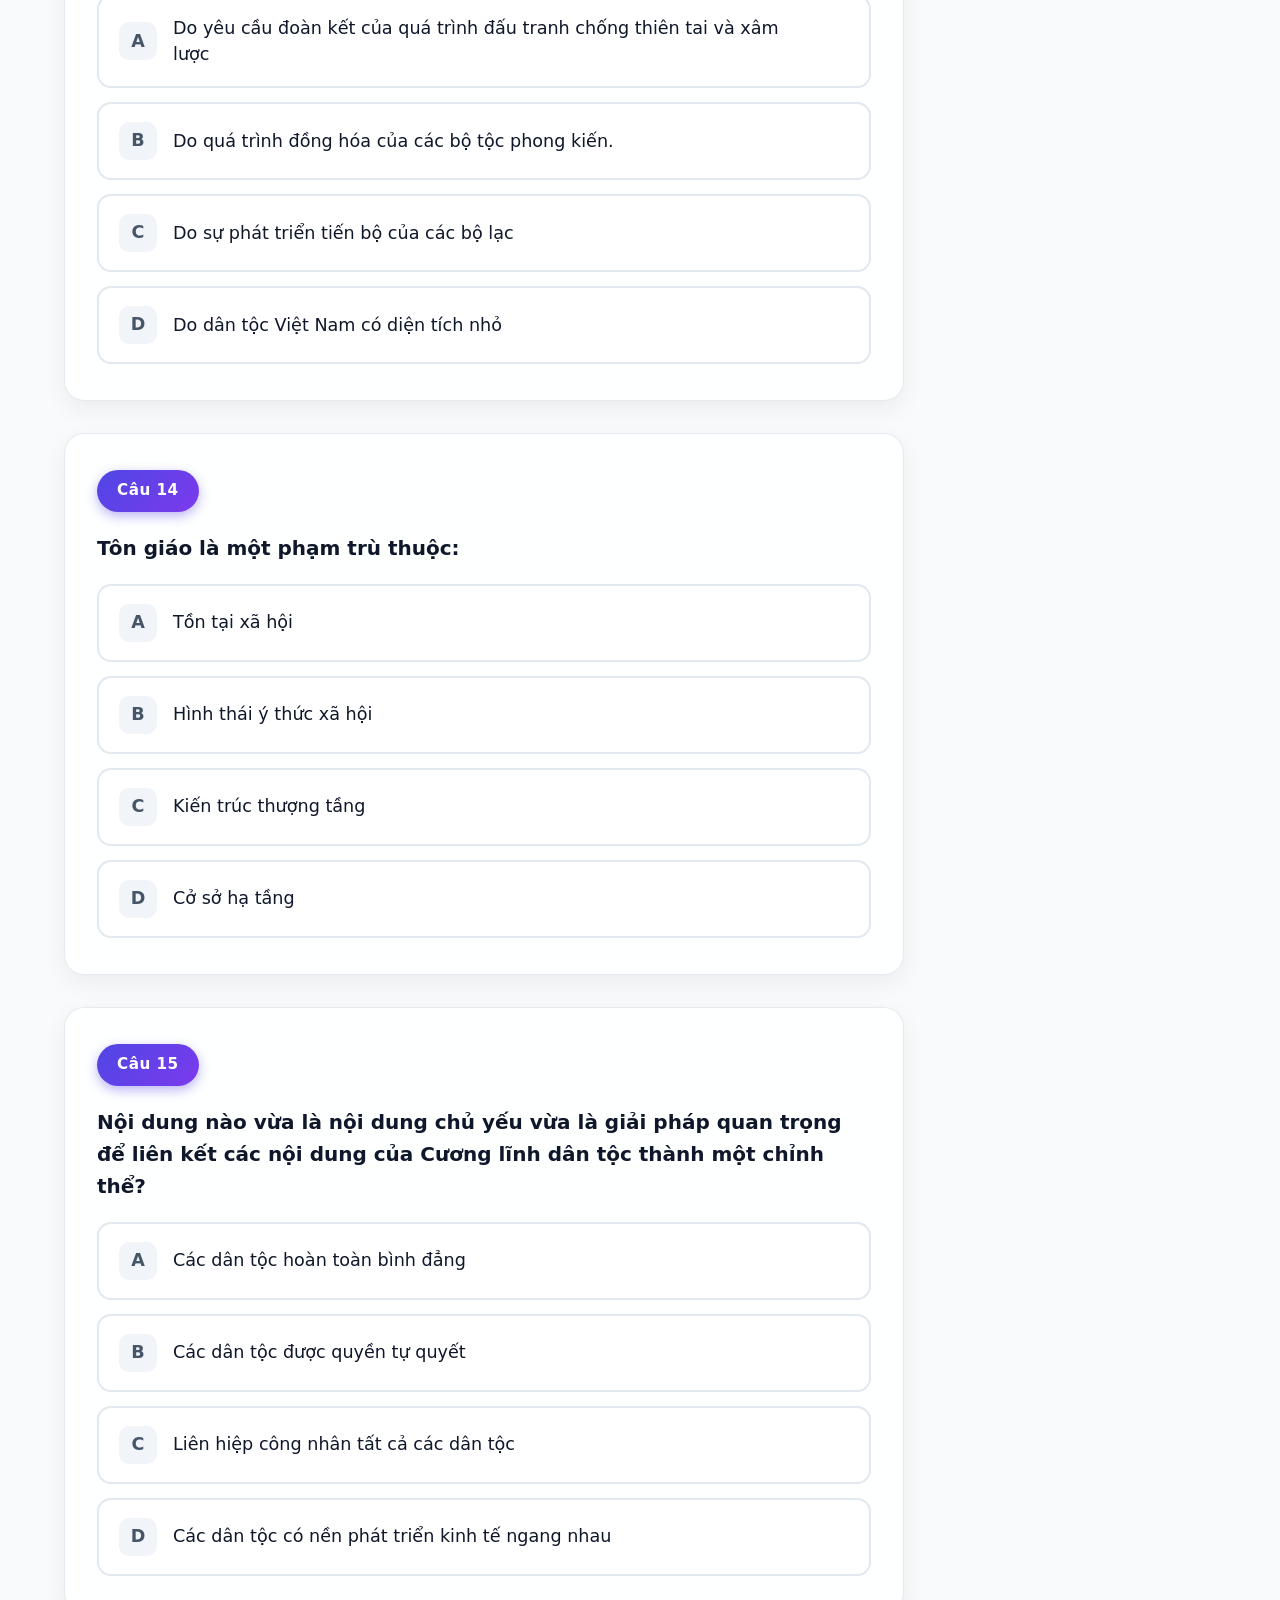
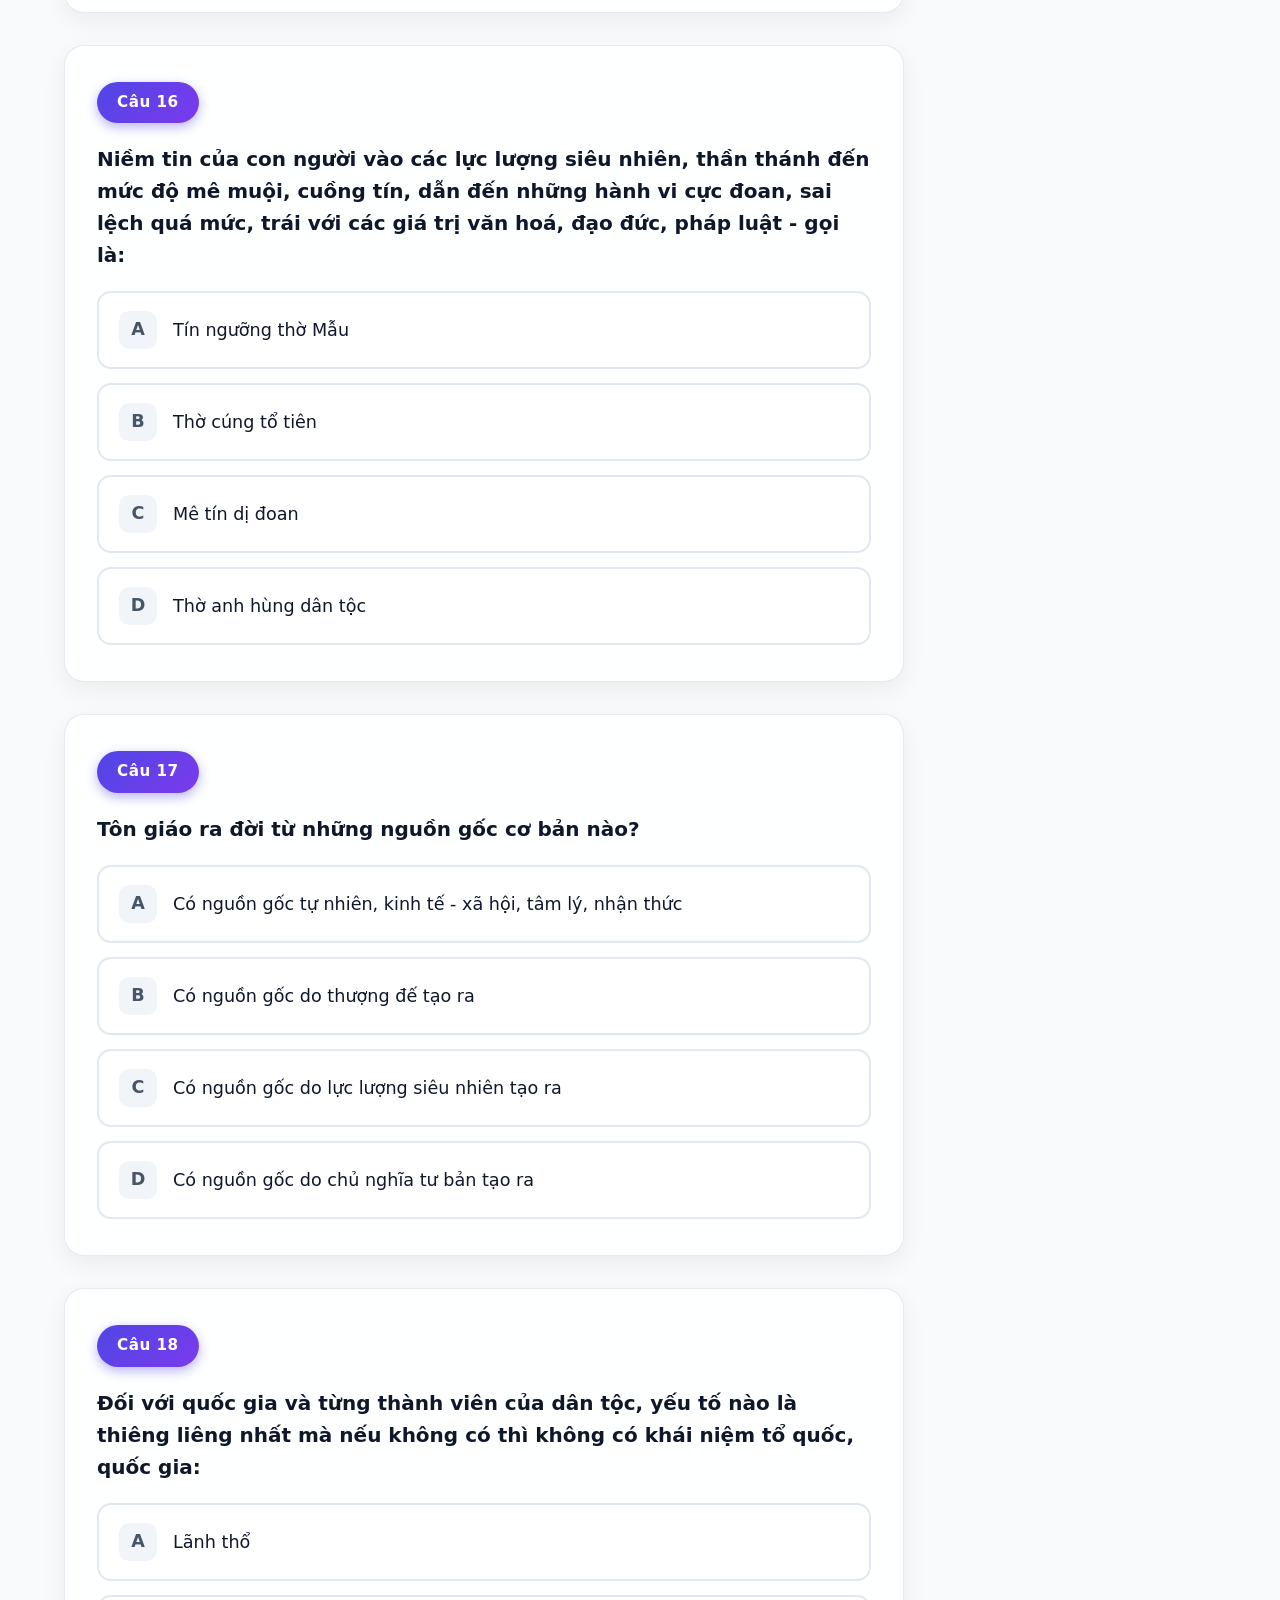
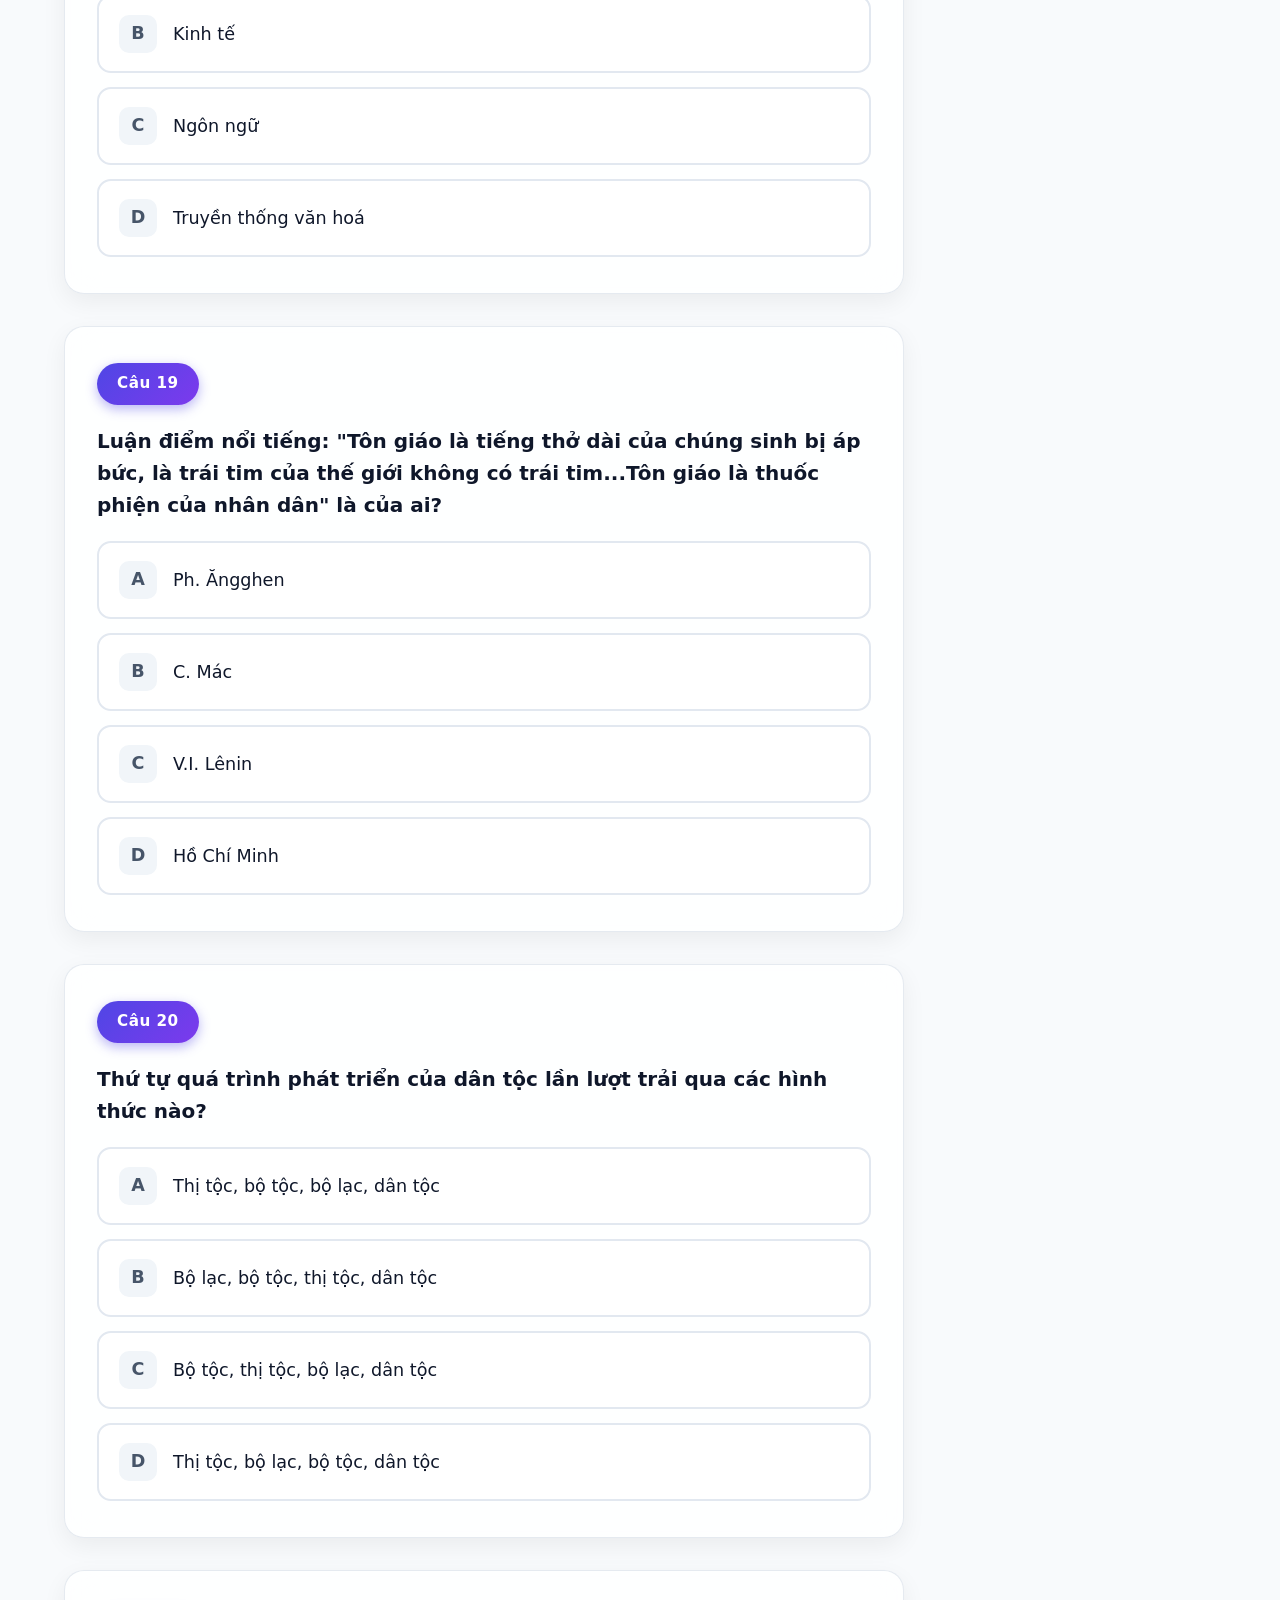
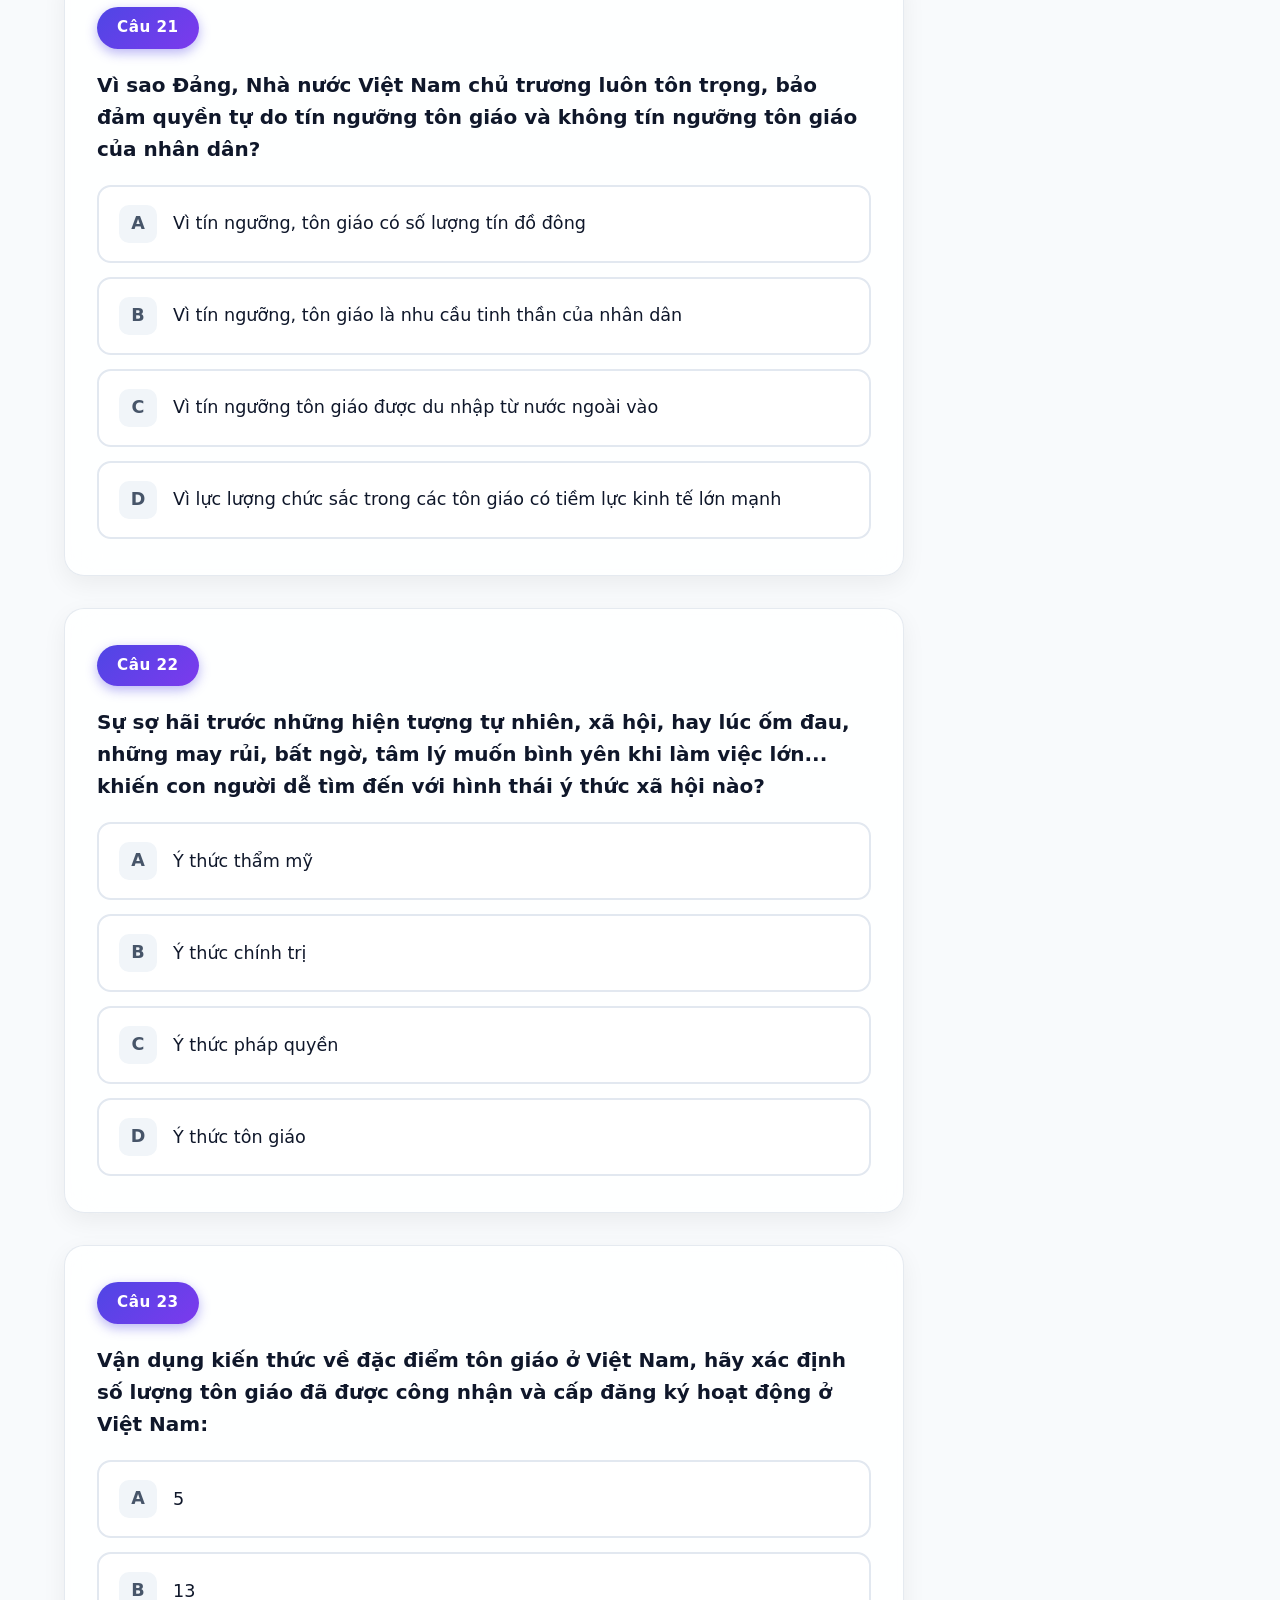
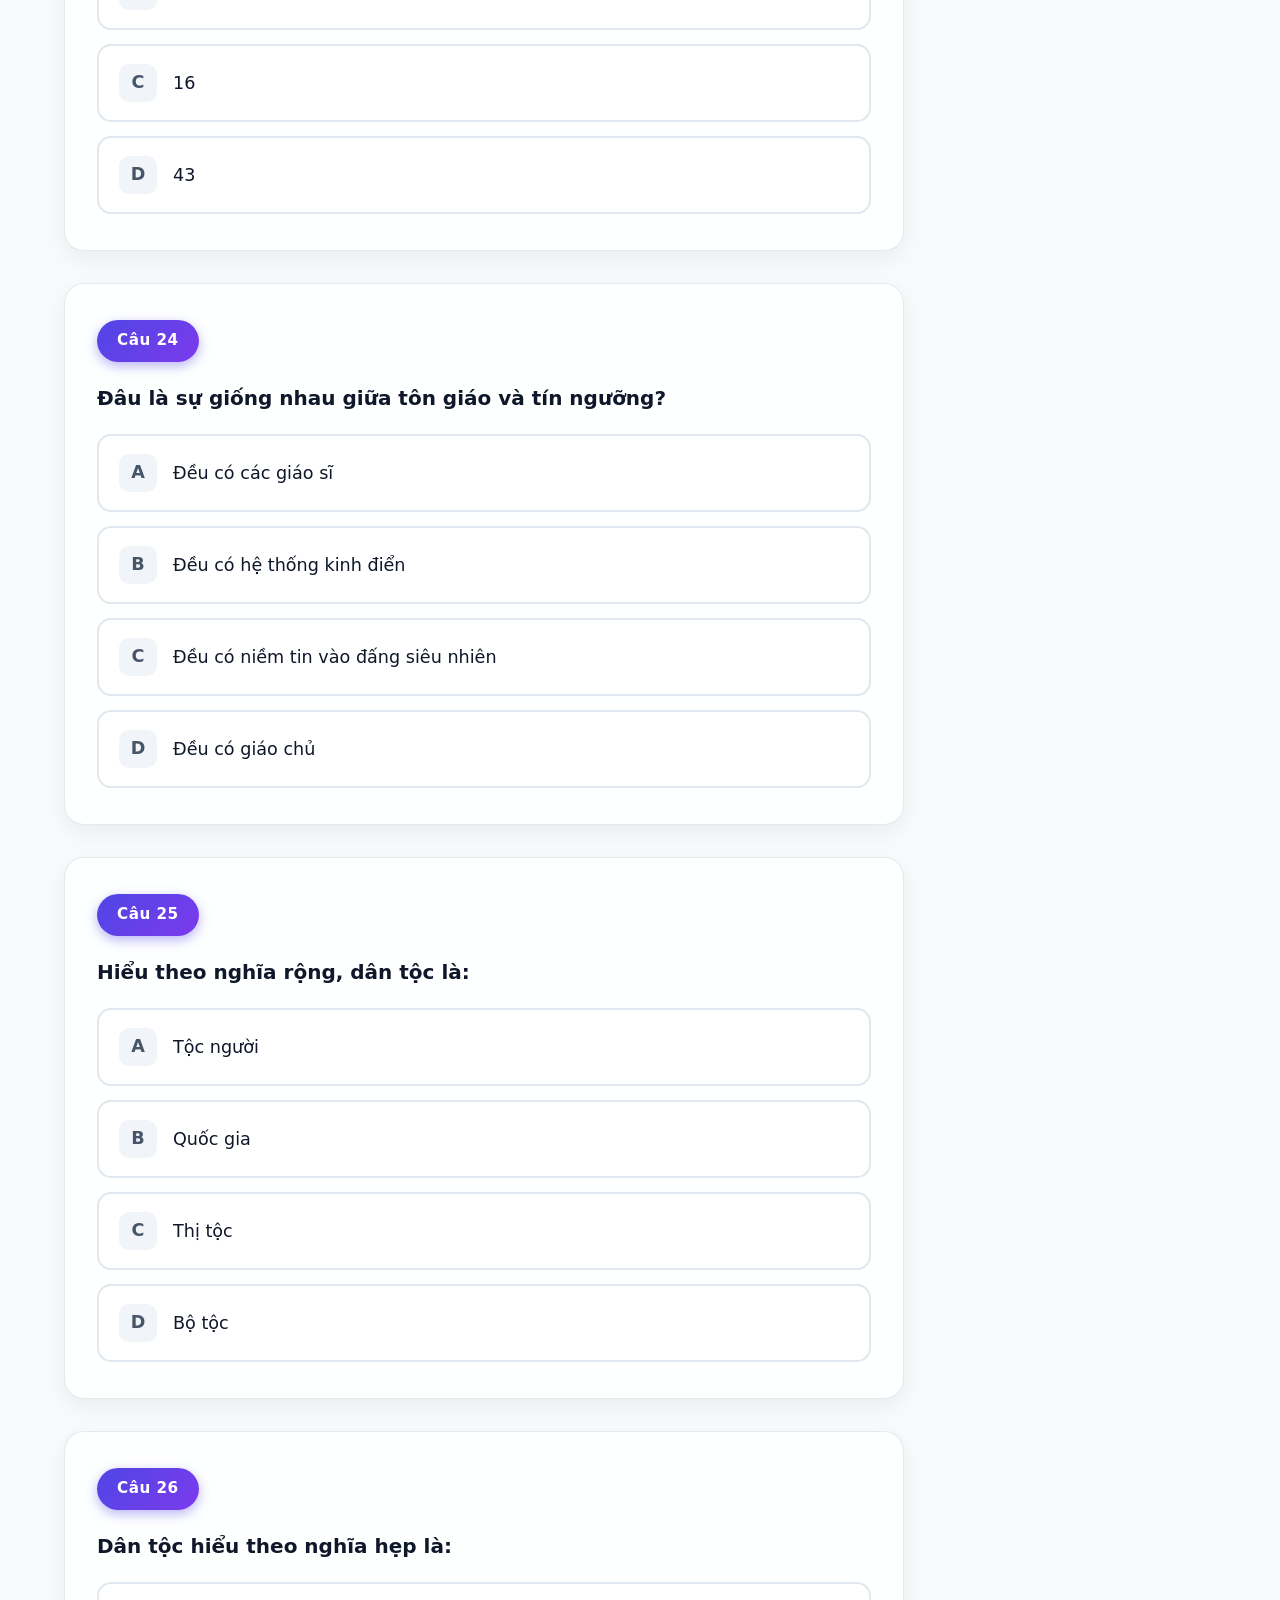
<file: bai5.html>
<!doctype html>
<html lang="vi">
  <head>
    <meta charset="UTF-8" />
    <meta name="viewport" content="width=device-width, initial-scale=1.0" />
    <title>Bài 5 - Ôn tập CNXHKH</title>
    <link rel="stylesheet" href="css/quiz.css" />
  </head>
  <body>
    <div class="quiz-page">
      <header class="quiz-title-header">
        <h1>
          Bài 5 — Vấn đề dân tộc và tôn giáo trong thời kỳ quá độ lên CNXH
        </h1>
        <p class="subtitle">28 câu hỏi trắc nghiệm</p>
      </header>

      <div class="quiz-body">
        <div class="quiz-content">
          <div id="quizContainer"></div>
        </div>

        <aside class="quiz-actions-sidebar">
          <button class="summary-btn" id="summaryBtn">
            📈 Tổng kết kết quả
          </button>
        </aside>
      </div>
    </div>

    <!-- MODAL KẾT QUẢ -->
    <div class="modal-overlay" id="resultModal">
      <div class="modal">
        <div class="modal-content">
          <div class="modal-emoji" id="modalEmoji">🎉</div>
          <h2 id="modalTitle">Kết quả của bạn</h2>
          <p class="modal-sub" id="modalSub">
            Cùng xem bạn làm được bao nhiêu nhé!
          </p>

          <div class="score-circle">
            <svg viewBox="0 0 160 160">
              <defs>
                <linearGradient
                  id="gradient"
                  x1="0%"
                  y1="0%"
                  x2="100%"
                  y2="100%"
                >
                  <stop offset="0%" stop-color="#6366f1" />
                  <stop offset="100%" stop-color="#8b5cf6" />
                </linearGradient>
              </defs>
              <circle class="bg-circle" cx="80" cy="80" r="70" />
              <circle
                class="progress-circle"
                cx="80"
                cy="80"
                r="70"
                id="scoreCircle"
              />
            </svg>
            <div class="score-percent">
              <span class="number" id="scoreNumber">0%</span>
              <span class="label" id="scoreLabel">0/28 câu</span>
            </div>
          </div>

          <div class="score-details">
            <div class="score-detail-item correct">
              <div class="value" id="modalCorrect">0</div>
              <div class="label">Đúng</div>
            </div>
            <div class="score-detail-item wrong">
              <div class="value" id="modalWrong">0</div>
              <div class="label">Sai</div>
            </div>
            <div class="score-detail-item total">
              <div class="value" id="modalTotal">0</div>
              <div class="label">Tổng</div>
            </div>
          </div>

          <div class="modal-actions">
            <a href="index.html" class="modal-btn secondary">🏠 Trang chủ</a>
            <button class="modal-btn primary" onclick="location.reload()">
              🔄 Làm lại
            </button>
          </div>
        </div>
      </div>
    </div>

    <script src="js/bai5-data.js"></script>
    <script src="js/quiz-engine.js"></script>
  </body>
</html>
</file>
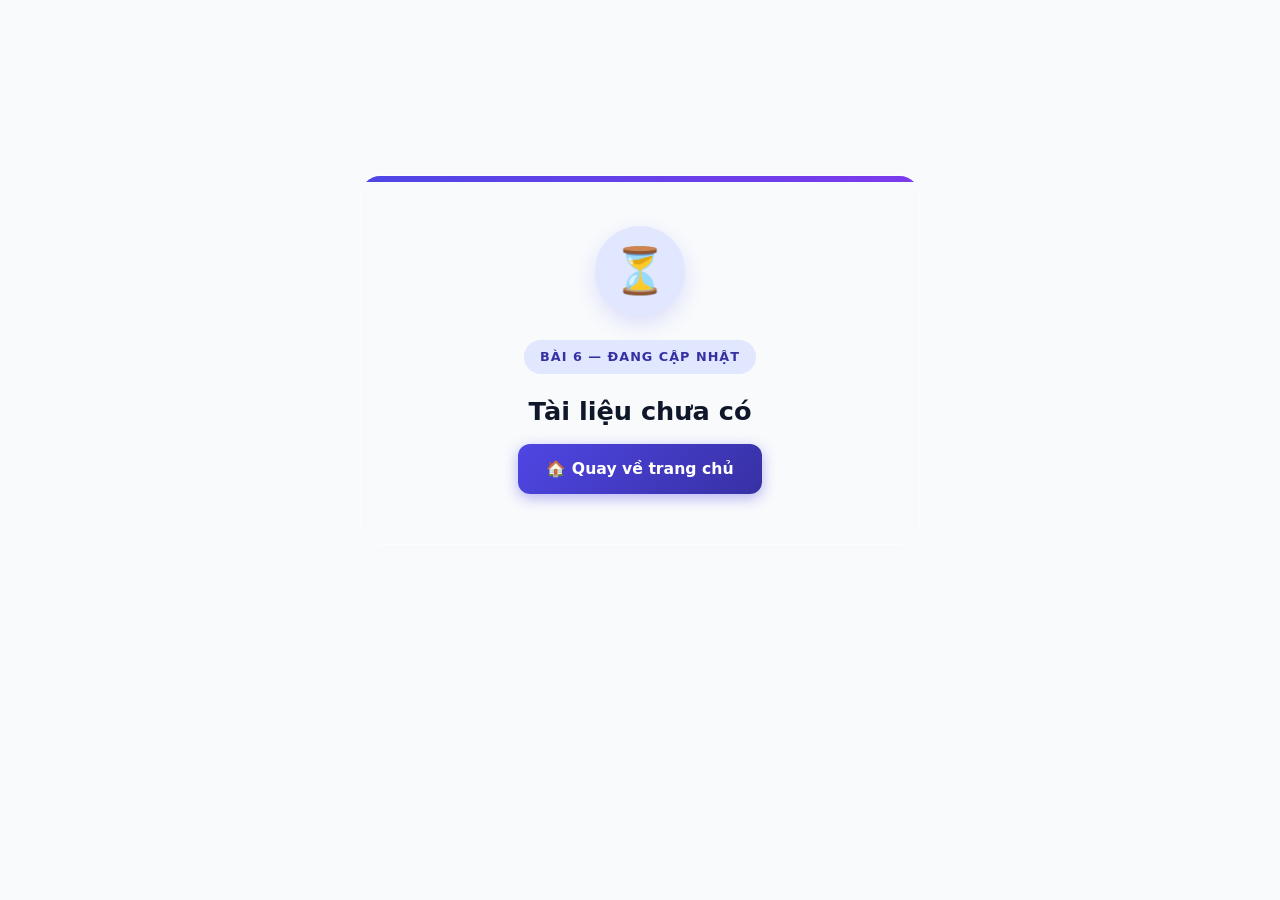
<file: bai6.html>
<!doctype html>
<html lang="vi">
  <head>
    <meta charset="UTF-8" />
    <meta name="viewport" content="width=device-width, initial-scale=1.0" />
    <title>Bài 6 — Tài liệu chưa có</title>
    <link rel="stylesheet" href="style.css" />
    <style>
      .empty-state-wrapper {
        min-height: 80vh;
        display: flex;
        align-items: center;
        justify-content: center;
        padding: 40px 20px;
      }

      .empty-card {
        background: var(--card);
        border-radius: var(--radius);
        padding: 50px 36px;
        max-width: 560px;
        width: 100%;
        text-align: center;
        box-shadow: var(--shadow-lg);
        border: 1px solid var(--border);
        animation: fadeInDown 0.6s cubic-bezier(0.34, 1.56, 0.64, 1);
        position: relative;
        overflow: hidden;
      }

      .empty-card::before {
        content: "";
        position: absolute;
        top: 0;
        left: 0;
        right: 0;
        height: 6px;
        background: linear-gradient(90deg, var(--primary), var(--accent));
      }

      .empty-icon {
        width: 90px;
        height: 90px;
        margin: 0 auto 24px;
        background: var(--primary-light);
        color: var(--primary);
        border-radius: 50%;
        display: flex;
        align-items: center;
        justify-content: center;
        font-size: 2.8rem;
        box-shadow: 0 8px 20px rgba(99, 102, 241, 0.18);
        animation: pulseIcon 2.4s infinite ease-in-out;
      }

      .badge-empty {
        display: inline-block;
        font-size: 0.8rem;
        font-weight: 700;
        text-transform: uppercase;
        letter-spacing: 1px;
        color: var(--primary-dark);
        background: var(--primary-light);
        padding: 6px 16px;
        border-radius: 99px;
        margin-bottom: 16px;
      }

      .empty-card h2 {
        font-size: 1.6rem;
        font-weight: 800;
        color: var(--text);
        margin-bottom: 12px;
      }

      .empty-desc {
        color: var(--text-muted);
        font-size: 1rem;
        line-height: 1.65;
        margin-bottom: 32px;
      }

      .lesson-preview-info {
        background: #f8fafc;
        border: 1px dashed #cbd5e1;
        border-radius: 12px;
        padding: 14px 18px;
        margin-bottom: 32px;
        text-align: left;
        font-size: 0.92rem;
        color: var(--text-muted);
      }

      .lesson-preview-info strong {
        color: var(--text);
        display: block;
        margin-bottom: 4px;
      }

      .btn-actions {
        display: flex;
        gap: 14px;
        justify-content: center;
        flex-wrap: wrap;
      }

      .btn-home {
        display: inline-flex;
        align-items: center;
        justify-content: center;
        gap: 8px;
        background: linear-gradient(135deg, var(--primary), var(--primary-dark));
        color: #ffffff;
        padding: 12px 28px;
        border-radius: 12px;
        font-weight: 700;
        font-size: 0.98rem;
        text-decoration: none;
        transition: all 0.3s ease;
        box-shadow: 0 4px 14px var(--primary-glow);
      }

      .btn-home:hover {
        transform: translateY(-2px);
        box-shadow: 0 8px 24px rgba(99, 102, 241, 0.4);
      }

      @keyframes pulseIcon {
        0%,
        100% {
          transform: scale(1);
        }
        50% {
          transform: scale(1.08);
        }
      }
    </style>
  </head>
  <body>
    <div class="empty-state-wrapper">
      <div class="empty-card">
        <div class="empty-icon">⏳</div>
        <span class="badge-empty">Bài 6 — Đang cập nhật</span>
        <h2>Tài liệu chưa có</h2>
          <a href="index.html" class="btn-home">🏠 Quay về trang chủ</a>
        </div>
      </div>
    </div>
  </body>
</html>
</file>
<file: style.css>
/* ============================================================
   STYLE.CSS — Giao diện trang chủ (index.html)
   Bản nâng cấp UI/UX cao cấp (Premium & Mobile-first)
   ============================================================ */

* {
  margin: 0;
  padding: 0;
  box-sizing: border-box;
  font-family:
    "Inter",
    "Segoe UI",
    system-ui,
    -apple-system,
    sans-serif;
}

:root {
  --primary: #4f46e5;
  --primary-dark: #3730a3;
  --primary-light: #e0e7ff;
  --primary-glow: rgba(79, 70, 229, 0.4);
  --accent: #7c3aed;
  --accent-glow: rgba(124, 58, 237, 0.3);
  --bg-color: #f8fafc;
  --card-bg: rgba(255, 255, 255, 0.75);
  --text: #0f172a;
  --text-muted: #475569;
  --border: rgba(255, 255, 255, 0.6);
  --shadow-sm: 0 4px 15px rgba(0, 0, 0, 0.03);
  --shadow-md: 0 10px 30px rgba(79, 70, 229, 0.08);
  --shadow-hover: 0 20px 40px rgba(124, 58, 237, 0.15);
  --radius: 20px;
}

body {
  background: #f8fafc;
  background-size: 400% 400%;
  animation: gradientBG 15s ease infinite;
  color: var(--text);
  min-height: 100vh;
  line-height: 1.65;
  -webkit-font-smoothing: antialiased;
  -moz-osx-font-smoothing: grayscale;
}

@keyframes gradientBG {
  0% {
    background-position: 0% 50%;
  }
  50% {
    background-position: 100% 50%;
  }
  100% {
    background-position: 0% 50%;
  }
}

/* Scrollbar */
::-webkit-scrollbar {
  width: 8px;
  height: 8px;
}
::-webkit-scrollbar-track {
  background: transparent;
}
::-webkit-scrollbar-thumb {
  background: linear-gradient(180deg, var(--primary), var(--accent));
  border-radius: 99px;
}

/* ===== TRANG CHỦ ===== */
.home-container {
  max-width: 1200px;
  margin: 0 auto;
  padding: 60px 24px;
}

.home-header {
  text-align: center;
  margin-bottom: 60px;
  animation: fadeInDown 0.8s cubic-bezier(0.16, 1, 0.3, 1);
}

.home-header h1 {
  font-size: clamp(2rem, 5vw, 3rem);
  font-weight: 800;
  background: linear-gradient(135deg, var(--primary), var(--accent));
  -webkit-background-clip: text;
  -webkit-text-fill-color: transparent;
  background-clip: text;
  margin-bottom: 16px;
  letter-spacing: -0.8px;
  line-height: 1.2;
}

.home-header p {
  color: var(--text-muted);
  font-size: 1.15rem;
  font-weight: 500;
  max-width: 600px;
  margin: 0 auto;
}

/* Grid các bài */
.lesson-grid {
  display: grid;
  grid-template-columns: repeat(auto-fill, minmax(300px, 1fr));
  gap: 28px;
}

.lesson-card {
  background: var(--card-bg);
  backdrop-filter: blur(16px);
  -webkit-backdrop-filter: blur(16px);
  border: 1px solid var(--border);
  border-radius: var(--radius);
  padding: 32px 28px;
  text-decoration: none;
  color: var(--text);
  box-shadow: var(--shadow-sm);
  transition: all 0.4s cubic-bezier(0.16, 1, 0.3, 1);
  position: relative;
  overflow: hidden;
  display: flex;
  flex-direction: column;
  min-height: 160px;
  animation: fadeInUp 0.8s cubic-bezier(0.16, 1, 0.3, 1) both;
}

/* Hiệu ứng trễ từng thẻ */
.lesson-card:nth-child(1) {
  animation-delay: 0.1s;
}
.lesson-card:nth-child(2) {
  animation-delay: 0.2s;
}
.lesson-card:nth-child(3) {
  animation-delay: 0.3s;
}
.lesson-card:nth-child(4) {
  animation-delay: 0.4s;
}
.lesson-card:nth-child(5) {
  animation-delay: 0.5s;
}
.lesson-card:nth-child(6) {
  animation-delay: 0.6s;
}

.lesson-card::before {
  content: "";
  position: absolute;
  top: 0;
  left: 0;
  right: 0;
  height: 4px;
  background: linear-gradient(90deg, var(--primary), var(--accent));
  opacity: 0;
  transition: opacity 0.4s ease;
}

.lesson-card::after {
  content: "→";
  position: absolute;
  bottom: 28px;
  right: 28px;
  font-size: 1.5rem;
  color: var(--primary);
  opacity: 0;
  transform: translateX(-15px);
  transition: all 0.4s cubic-bezier(0.16, 1, 0.3, 1);
}

.lesson-card:hover {
  transform: translateY(-8px) scale(1.02);
  box-shadow: var(--shadow-hover);
  background: #ffffff;
}

.lesson-card:hover::before {
  opacity: 1;
}

.lesson-card:hover::after {
  opacity: 1;
  transform: translateX(0);
}

.lesson-number {
  display: inline-block;
  font-size: 0.75rem;
  font-weight: 800;
  text-transform: uppercase;
  letter-spacing: 1.5px;
  color: #fff;
  background: linear-gradient(135deg, var(--primary), var(--accent));
  padding: 6px 14px;
  border-radius: 99px;
  margin-bottom: 18px;
  align-self: flex-start;
  box-shadow: 0 4px 10px var(--primary-glow);
}

.lesson-title {
  font-size: 1.25rem;
  font-weight: 700;
  margin-bottom: 16px;
  line-height: 1.4;
  flex: 1;
  color: var(--text);
}

.lesson-info {
  font-size: 0.95rem;
  color: var(--text-muted);
  font-weight: 600;
  display: flex;
  align-items: center;
  gap: 6px;
}

.lesson-info::before {
  content: "📝";
  font-size: 1.1rem;
}

/* Footer */
.home-footer {
  text-align: center;
  margin-top: 80px;
  color: var(--text-muted);
  font-size: 0.9rem;
  font-weight: 500;
}

/* Animations */
@keyframes fadeInDown {
  from {
    opacity: 0;
    transform: translateY(-30px);
  }
  to {
    opacity: 1;
    transform: translateY(0);
  }
}

@keyframes fadeInUp {
  from {
    opacity: 0;
    transform: translateY(30px);
  }
  to {
    opacity: 1;
    transform: translateY(0);
  }
}

/* Responsive (Mobile First Focus) */
@media (max-width: 768px) {
  .home-container {
    padding: 40px 20px;
  }

  .lesson-grid {
    grid-template-columns: 1fr;
    gap: 20px;
  }
}

@media (max-width: 480px) {
  .home-header {
    margin-bottom: 40px;
  }

  .home-header h1 {
    font-size: 1.8rem;
  }

  .home-header p {
    font-size: 1rem;
  }

  .lesson-card {
    padding: 24px;
    min-height: 140px;
  }

  .lesson-title {
    font-size: 1.15rem;
  }
}
</file>
<file: css/quiz.css>
/* ============================================================
   QUIZ.CSS — Giao diện bài trắc nghiệm (Premium & Mobile-first)
   ============================================================ */

* {
  margin: 0;
  padding: 0;
  box-sizing: border-box;
  font-family:
    "Inter",
    "Segoe UI",
    system-ui,
    -apple-system,
    sans-serif;
}

:root {
  --primary: #4f46e5;
  --primary-dark: #3730a3;
  --primary-light: #e0e7ff;
  --primary-glow: rgba(79, 70, 229, 0.4);
  --accent: #7c3aed;

  --success: #10b981;
  --success-light: #ecfdf5;
  --success-border: #34d399;

  --error: #ef4444;
  --error-light: #fef2f2;
  --error-border: #f87171;

  --warning: #f59e0b;
  --warning-light: #fffbeb;
  --warning-border: #fcd34d;

  --bg-color: #f8fafc;
  --card-bg: rgba(255, 255, 255, 0.85);
  --text: #0f172a;
  --text-muted: #475569;
  --border: rgba(203, 213, 225, 0.5);

  --shadow-sm: 0 4px 15px rgba(0, 0, 0, 0.03);
  --shadow-md: 0 8px 25px rgba(0, 0, 0, 0.06);
  --shadow-lg: 0 15px 35px rgba(79, 70, 229, 0.15);
  --radius: 20px;
  --radius-sm: 14px;
}

body {
  background: #f8fafc;
  background-size: 400% 400%;
  animation: gradientBG 15s ease infinite;
  color: var(--text);
  min-height: 100vh;
  line-height: 1.7;
  font-size: 17px;
  -webkit-font-smoothing: antialiased;
  -moz-osx-font-smoothing: grayscale;
}

@keyframes gradientBG {
  0% {
    background-position: 0% 50%;
  }
  50% {
    background-position: 100% 50%;
  }
  100% {
    background-position: 0% 50%;
  }
}

/* Scrollbar */
::-webkit-scrollbar {
  width: 8px;
  height: 8px;
}
::-webkit-scrollbar-track {
  background: transparent;
}
::-webkit-scrollbar-thumb {
  background: linear-gradient(180deg, var(--primary), var(--accent));
  border-radius: 99px;
}

/* ===== LAYOUT CHÍNH ===== */
.quiz-page {
  max-width: 1200px;
  margin: 0 auto;
  padding: 40px 24px 40px;
}

/* Tiêu đề bài */
.quiz-title-header {
  text-align: center;
  margin-bottom: 48px;
  animation: fadeInDown 0.8s cubic-bezier(0.16, 1, 0.3, 1);
}

.quiz-title-header h1 {
  font-size: clamp(1.8rem, 5vw, 2.5rem);
  font-weight: 800;
  background: linear-gradient(135deg, var(--primary), var(--accent));
  -webkit-background-clip: text;
  -webkit-text-fill-color: transparent;
  background-clip: text;
  letter-spacing: -0.5px;
  margin-bottom: 12px;
  line-height: 1.3;
}

.quiz-title-header .subtitle {
  font-size: 1.1rem;
  color: var(--text-muted);
  font-weight: 600;
  background: var(--card-bg);
  backdrop-filter: blur(8px);
  -webkit-backdrop-filter: blur(8px);
  display: inline-block;
  padding: 6px 20px;
  border-radius: 99px;
  border: 1px solid var(--border);
  box-shadow: var(--shadow-sm);
}

/* Grid layout */
.quiz-body {
  display: grid;
  grid-template-columns: 1fr 280px;
  gap: 32px;
  align-items: start;
}

.quiz-content {
  min-width: 0;
}

/* ===== SIDEBAR NÚT TỔNG KẾT (desktop) ===== */
.quiz-actions-sidebar {
  position: sticky;
  top: 32px;
  display: flex;
  flex-direction: column;
}

.summary-btn {
  width: 100%;
  background: linear-gradient(135deg, var(--primary), var(--accent));
  color: #fff;
  border: none;
  padding: 20px 24px;
  font-size: 1.15rem;
  font-weight: 800;
  border-radius: var(--radius-sm);
  cursor: pointer;
  box-shadow: 0 10px 25px var(--primary-glow);
  transition: all 0.3s cubic-bezier(0.16, 1, 0.3, 1);
  display: flex;
  align-items: center;
  justify-content: center;
  gap: 10px;
  letter-spacing: 0.5px;
}

.summary-btn:hover {
  transform: translateY(-4px);
  box-shadow: 0 15px 35px rgba(124, 58, 237, 0.4);
}

.summary-btn:active {
  transform: translateY(0) scale(0.97);
}

/* ===== CÂU HỎI ===== */
.question-card {
  background: var(--card-bg);
  backdrop-filter: blur(16px);
  -webkit-backdrop-filter: blur(16px);
  border-radius: var(--radius);
  padding: 36px 32px;
  margin-bottom: 32px;
  box-shadow: var(--shadow-md);
  border: 1px solid var(--border);
  animation: fadeInUp 0.6s cubic-bezier(0.16, 1, 0.3, 1) both;
  transition: all 0.3s ease;
  position: relative;
  overflow: hidden;
}

.question-card:hover {
  box-shadow: 0 12px 30px rgba(79, 70, 229, 0.08);
  border-color: rgba(79, 70, 229, 0.3);
}

.question-card.answered {
  border-color: var(--success-border);
  background: #ffffff;
}

/* Header câu hỏi */
.question-header {
  display: flex;
  align-items: center;
  gap: 16px;
  margin-bottom: 20px;
  flex-wrap: wrap;
}

.question-number {
  display: inline-flex;
  align-items: center;
  justify-content: center;
  font-size: 0.95rem;
  font-weight: 800;
  color: #fff;
  background: linear-gradient(135deg, var(--primary), var(--accent));
  padding: 8px 20px;
  border-radius: 99px;
  box-shadow: 0 4px 12px var(--primary-glow);
  letter-spacing: 0.5px;
}

.question-status {
  display: inline-flex;
  align-items: center;
  gap: 6px;
  font-size: 0.95rem;
  font-weight: 700;
  padding: 6px 16px;
  border-radius: 99px;
  opacity: 0;
  transform: scale(0.9) translateY(5px);
  transition: all 0.4s cubic-bezier(0.16, 1, 0.3, 1);
}

.question-status.show {
  opacity: 1;
  transform: scale(1) translateY(0);
}

.question-status.correct {
  background: var(--success-light);
  color: var(--success);
  border: 1px solid var(--success-border);
}

.question-status.wrong {
  background: var(--error-light);
  color: var(--error);
  border: 1px solid var(--error-border);
}

.question-text {
  font-size: 1.25rem;
  font-weight: 700;
  margin-bottom: 20px;
  color: var(--text);
  line-height: 1.6;
}

.question-note {
  display: inline-flex;
  align-items: center;
  gap: 8px;
  font-size: 1rem;
  color: #b45309;
  font-weight: 600;
  margin-bottom: 20px;
  padding: 12px 20px;
  background: var(--warning-light);
  border-radius: var(--radius-sm);
  border: 1px solid var(--warning-border);
  width: 100%;
}

/* ===== ĐÁP ÁN ===== */
.options {
  display: flex;
  flex-direction: column;
  gap: 14px;
}

.option {
  background: #ffffff;
  border: 2px solid #e2e8f0;
  border-radius: var(--radius-sm);
  padding: 18px 20px;
  display: flex;
  align-items: center;
  gap: 16px;
  cursor: pointer;
  transition: all 0.3s cubic-bezier(0.16, 1, 0.3, 1);
  position: relative;
  overflow: hidden;
}

.option:not(.locked):hover {
  border-color: var(--primary);
  background: var(--primary-light);
  transform: translateX(5px);
}

.option:not(.locked):active {
  transform: translateX(2px) scale(0.99);
}

.option-letter {
  display: flex;
  align-items: center;
  justify-content: center;
  width: 38px;
  height: 38px;
  background: #f1f5f9;
  color: var(--text-muted);
  font-weight: 800;
  font-size: 1.1rem;
  border-radius: 10px;
  flex-shrink: 0;
  transition: all 0.3s;
}

.option:hover .option-letter {
  background: var(--primary);
  color: #fff;
  box-shadow: 0 4px 10px var(--primary-glow);
}

.option-text {
  font-size: 1.1rem;
  font-weight: 500;
  color: var(--text);
  flex: 1;
  line-height: 1.5;
}

.option-result-icon {
  width: 28px;
  height: 28px;
  border-radius: 50%;
  display: flex;
  align-items: center;
  justify-content: center;
  font-weight: 800;
  font-size: 1.1rem;
  flex-shrink: 0;
}

/* Trạng thái đáp án */
.option.correct {
  background: var(--success-light);
  border-color: var(--success);
}
.option.correct .option-letter {
  background: var(--success);
  color: #fff;
  box-shadow: 0 4px 10px var(--success-glow);
}
.option.correct .option-text {
  color: #065f46;
  font-weight: 700;
}
.option.correct .option-result-icon {
  color: var(--success);
}

.option.wrong {
  background: var(--error-light);
  border-color: var(--error);
  animation: shake 0.4s ease-in-out;
}
.option.wrong .option-letter {
  background: var(--error);
  color: #fff;
  box-shadow: 0 4px 10px rgba(239, 68, 68, 0.3);
}
.option.wrong .option-text {
  color: #991b1b;
}
.option.wrong .option-result-icon {
  color: var(--error);
}

/* Câu hỏi nhiều đáp án */
.option.selected {
  background: var(--primary-light);
  border-color: var(--primary);
}
.option.selected .option-letter {
  background: var(--primary);
  color: #fff;
}
.option.selected .option-result-icon {
  color: var(--primary);
}

.option.locked {
  cursor: default;
}
.option.locked:not(.correct):not(.wrong):not(.selected) {
  opacity: 0.6;
}

/* ===== MODAL ===== */
.modal-overlay {
  position: fixed;
  inset: 0;
  background: rgba(15, 23, 42, 0.4);
  backdrop-filter: blur(6px);
  -webkit-backdrop-filter: blur(6px);
  display: flex;
  align-items: center;
  justify-content: center;
  z-index: 1000;
  opacity: 0;
  visibility: hidden;
  transition: all 0.4s ease;
}

.modal-overlay.active {
  opacity: 1;
  visibility: visible;
}

.modal {
  background: #ffffff;
  width: 90%;
  max-width: 480px;
  border-radius: 28px;
  padding: 48px 36px 36px;
  text-align: center;
  box-shadow: 0 25px 50px rgba(0, 0, 0, 0.15);
  transform: scale(0.9) translateY(20px);
  opacity: 0;
  transition: all 0.4s cubic-bezier(0.16, 1, 0.3, 1);
  position: relative;
}

.modal-overlay.active .modal {
  transform: scale(1) translateY(0);
  opacity: 1;
}

.modal-emoji {
  font-size: 4.5rem;
  margin-bottom: 12px;
  animation: bounceEmoji 2s infinite ease-in-out;
}

.modal h2 {
  font-size: 1.8rem;
  font-weight: 800;
  color: var(--text);
  margin-bottom: 8px;
}

.modal-sub {
  color: var(--text-muted);
  font-size: 1.05rem;
  margin-bottom: 32px;
}

/* SVG Circle Progress */
.score-circle {
  width: 170px;
  height: 170px;
  margin: 0 auto 36px;
  position: relative;
}
.score-circle svg {
  width: 100%;
  height: 100%;
  transform: rotate(-90deg);
}
.bg-circle {
  fill: none;
  stroke: #f1f5f9;
  stroke-width: 12;
}
.progress-circle {
  fill: none;
  stroke: url(#gradient);
  stroke-width: 12;
  stroke-linecap: round;
  transition: stroke-dashoffset 1.5s cubic-bezier(0.34, 1.56, 0.64, 1);
}

.score-percent {
  position: absolute;
  inset: 0;
  display: flex;
  flex-direction: column;
  align-items: center;
  justify-content: center;
}
.score-percent .number {
  font-size: 2.8rem;
  font-weight: 800;
  background: linear-gradient(135deg, var(--primary), var(--accent));
  -webkit-background-clip: text;
  -webkit-text-fill-color: transparent;
  line-height: 1.1;
}
.score-percent .label {
  font-size: 1rem;
  font-weight: 600;
  color: var(--text-muted);
}

/* Chi tiết đúng/sai */
.score-details {
  display: flex;
  justify-content: center;
  gap: 16px;
  margin-bottom: 36px;
}

.score-detail-item {
  flex: 1;
  padding: 16px 10px;
  border-radius: 18px;
  font-weight: 700;
}
.score-detail-item.correct {
  background: var(--success-light);
  color: var(--success);
}
.score-detail-item.wrong {
  background: var(--error-light);
  color: var(--error);
}
.score-detail-item.total {
  background: #f1f5f9;
  color: var(--text-muted);
}

.score-detail-item .value {
  font-size: 1.8rem;
  line-height: 1.2;
  margin-bottom: 4px;
}
.score-detail-item .label {
  font-size: 0.9rem;
  text-transform: uppercase;
  letter-spacing: 1px;
}

/* Buttons modal */
.modal-actions {
  display: flex;
  gap: 16px;
}

.modal-btn {
  flex: 1;
  padding: 16px;
  border: none;
  border-radius: 16px;
  font-size: 1.05rem;
  font-weight: 700;
  cursor: pointer;
  text-decoration: none;
  display: flex;
  align-items: center;
  justify-content: center;
  gap: 8px;
  transition: all 0.3s ease;
}

.modal-btn.primary {
  background: linear-gradient(135deg, var(--primary), var(--accent));
  color: #fff;
  box-shadow: 0 6px 15px var(--primary-glow);
}
.modal-btn.primary:hover {
  transform: translateY(-3px);
  box-shadow: 0 10px 25px rgba(124, 58, 237, 0.4);
}

.modal-btn.secondary {
  background: #f1f5f9;
  color: var(--text);
}
.modal-btn.secondary:hover {
  background: #e2e8f0;
  transform: translateY(-3px);
}

/* Confetti */
.confetti {
  position: fixed;
  top: -10px;
  z-index: 2000;
  pointer-events: none;
  animation: fall linear forwards;
}

/* Animations */
@keyframes fadeInUp {
  from {
    opacity: 0;
    transform: translateY(30px);
  }
  to {
    opacity: 1;
    transform: translateY(0);
  }
}
@keyframes fadeInDown {
  from {
    opacity: 0;
    transform: translateY(-30px);
  }
  to {
    opacity: 1;
    transform: translateY(0);
  }
}
@keyframes bounceEmoji {
  0%,
  100% {
    transform: translateY(0);
  }
  50% {
    transform: translateY(-12px);
  }
}
@keyframes fall {
  to {
    transform: translateY(100vh) rotate(720deg);
  }
}
@keyframes shake {
  0%,
  100% {
    transform: translateX(0);
  }
  25% {
    transform: translateX(-5px);
  }
  75% {
    transform: translateX(5px);
  }
}

/* ============================================================
   RESPONSIVE (MOBILE OPTIMIZED)
   ============================================================ */
@media (max-width: 900px) {
  .quiz-body {
    grid-template-columns: 1fr;
    gap: 24px;
  }

  .quiz-actions-sidebar {
    position: relative;
    bottom: auto;
    left: auto;
    right: auto;
    top: auto;
    background: transparent;
    backdrop-filter: none;
    -webkit-backdrop-filter: none;
    padding: 0;
    box-shadow: none;
    z-index: 10;
    border-top: none;
    margin-top: 10px;
  }

  .summary-btn {
    border-radius: 16px;
    padding: 18px 24px;
  }
}

@media (max-width: 600px) {
  .quiz-page {
    padding: 24px 16px 40px;
  }

  .quiz-title-header {
    margin-bottom: 32px;
  }

  .quiz-title-header h1 {
    font-size: 1.6rem;
  }

  .question-card {
    padding: 26px 20px;
    border-radius: var(--radius-sm);
    margin-bottom: 24px;
  }

  .question-text {
    font-size: 1.15rem;
  }

  .option {
    padding: 16px;
    border-radius: 12px;
  }

  .option-text {
    font-size: 1.05rem;
  }

  .modal {
    padding: 40px 24px 28px;
    border-radius: 24px;
  }

  .modal h2 {
    font-size: 1.6rem;
  }

  .score-circle {
    width: 150px;
    height: 150px;
  }

  .score-percent .number {
    font-size: 2.4rem;
  }

  .modal-actions {
    flex-direction: column;
    gap: 12px;
  }

  .score-detail-item {
    padding: 12px 6px;
  }

  .score-detail-item .value {
    font-size: 1.5rem;
  }
}
</file>
